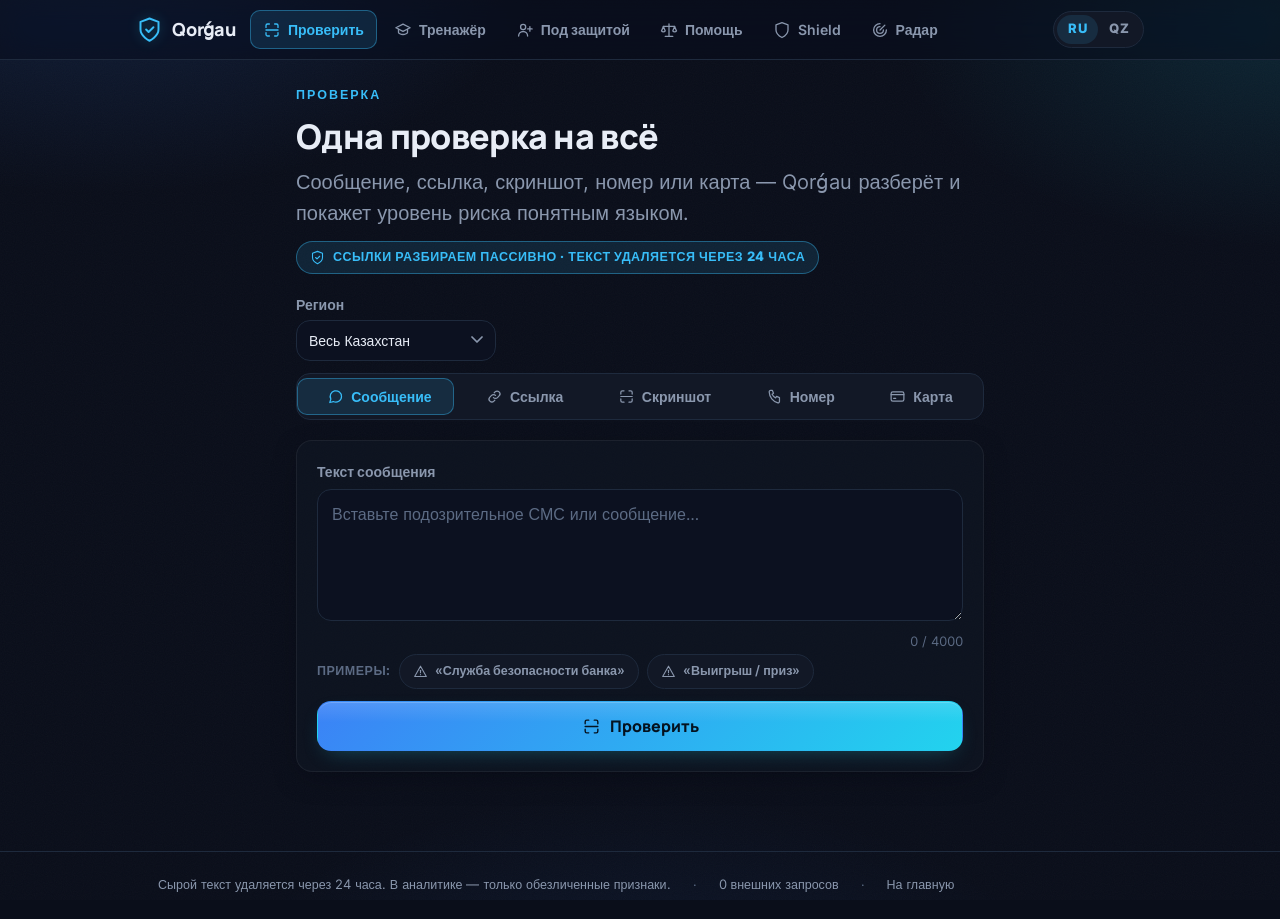
<file: web/check.html>
<!doctype html>
<html lang="ru">
<head>
<meta charset="utf-8"/>
<meta name="viewport" content="width=device-width, initial-scale=1, viewport-fit=cover"/>
<meta name="theme-color" content="#0A0E1A"/>
<title data-i18n-title="cTitle">Qorǵau — проверка</title>
<meta name="description" content="Qorǵau — единая проверка: сообщение, ссылка, скриншот, номер телефона и карта. Спидометр риска и понятный разбор."/>
<link rel="icon" href="data:image/svg+xml,%3Csvg xmlns='http://www.w3.org/2000/svg' viewBox='0 0 24 24' fill='none' stroke='%2338BDF8' stroke-width='1.75' stroke-linecap='round' stroke-linejoin='round'%3E%3Cpath d='M12 22s8-4 8-10V5.2l-8-3-8 3V12c0 6 8 10 8 10Z'/%3E%3Cpath d='M9 12l2.2 2.2L15.5 10'/%3E%3C/svg%3E"/>
<!-- прогрессивное улучшение: помечаем JS до первой отрисовки (без flash у reveal) -->
<script>document.documentElement.classList.add('has-js');</script>
<link rel="preload" href="assets/fonts/manrope-latin.woff2" as="font" type="font/woff2" crossorigin/>
<link rel="preload" href="assets/fonts/inter-latin.woff2" as="font" type="font/woff2" crossorigin/>
<link rel="stylesheet" href="assets/app.css"/>
<script src="assets/app.js" defer></script>
<style>
  /* ==========================================================================
     Хаб «Проверка» — только на токенах app.css. Своих цветов вне семантики риска
     нет. Neon/glow — исключительно для high. Всё движение уважает reduced-motion.
     ========================================================================== */
  .check-head{padding-top:26px}

  /* строка управления: табы + регион */
  /* Регион — компактной строкой сверху, табы — отдельной строкой во всю ширину
     (чтобы все 5 режимов были видны на любом экране без горизонтального скролла). */
  .check-bar{display:flex;flex-wrap:wrap;gap:12px;align-items:flex-end}
  .check-bar .tabs{flex:1 1 100%;min-width:0;display:flex;width:auto}
  .check-bar .tabs button{flex:1 1 auto;justify-content:center}
  .region-field{order:-1;flex:0 0 auto;min-width:200px}
  .region-field .label{margin-bottom:5px}
  .region-field .select{padding:9px 34px 9px 12px;font-size:var(--fs-5)}

  /* «тело» результата под табами — мягкая смена */
  .panel{display:none}
  .panel.on{display:block;animation:panel-in .34s var(--ease-out) both}
  @keyframes panel-in{from{opacity:0;transform:translateY(10px) scale(.995)}to{opacity:1;transform:none}}

  .ex-row{display:flex;flex-wrap:wrap;gap:8px;margin-top:2px;align-items:center}
  .ex-lead{font-size:var(--fs-6);color:var(--muted-2);font-weight:700;letter-spacing:.04em;text-transform:uppercase}
  .field-foot{display:flex;justify-content:flex-end;margin-top:6px}

  /* демо-чипы контраста (подделка ↔ оригинал) */
  .chip.demo-bad{color:#FFB3BC;border-color:rgba(255,77,94,.32);background:var(--risk-high-soft)}
  .chip.demo-bad .ic{color:var(--risk-high)}
  .chip.demo-bad:hover{border-color:rgba(255,77,94,.6);color:#FFD3D8}
  .chip.demo-ok{color:#A6EBCB;border-color:rgba(34,201,138,.32);background:var(--risk-low-soft)}
  .chip.demo-ok .ic{color:var(--risk-low)}
  .chip.demo-ok:hover{border-color:rgba(34,201,138,.6);color:#CFF4E4}

  /* трекер демо-контраста: 100 против 0 */
  .contrast{margin-top:14px;border:1px dashed var(--hairline);border-radius:var(--r-md);
    padding:13px 15px;background:var(--bg-2)}
  .contrast .ct-h{display:flex;align-items:center;gap:8px;font-size:var(--fs-6);font-weight:800;
    letter-spacing:.1em;text-transform:uppercase;color:var(--muted)}
  .contrast .ct-h .ic{width:15px;height:15px;color:var(--accent)}
  .contrast .ct-row{display:flex;align-items:center;gap:10px;margin-top:10px}
  .contrast .ct-name{flex:0 0 auto;font-family:var(--mono);font-size:var(--fs-6);color:var(--muted);width:118px;
    overflow:hidden;text-overflow:ellipsis;white-space:nowrap}
  .contrast .ct-track{flex:1 1 auto;height:8px;border-radius:var(--r-pill);background:var(--surface-2);overflow:hidden}
  .contrast .ct-fill{height:100%;width:0;border-radius:inherit;background:var(--muted-2);
    transition:width .9s var(--ease),background-color .4s var(--ease)}
  .contrast .ct-row.bad .ct-fill{background:var(--risk-high)}
  .contrast .ct-row.ok .ct-fill{background:var(--risk-low)}
  .contrast .ct-val{flex:0 0 auto;width:44px;text-align:right;font-weight:800;font-size:var(--fs-5);
    font-variant-numeric:tabular-nums;color:var(--muted-2)}
  .contrast .ct-row.bad .ct-val{color:var(--risk-high)}
  .contrast .ct-row.ok .ct-val{color:var(--risk-low)}
  .contrast .ct-note{font-size:var(--fs-6);color:var(--muted-2);margin-top:9px;line-height:1.5}

  /* ---------------- Drag&drop скриншота ---------------- */
  .drop{position:relative;border:1.5px dashed var(--hairline);border-radius:var(--r-md);background:var(--bg-2);
    padding:28px 18px;text-align:center;cursor:pointer;overflow:hidden;
    transition:border-color .18s var(--ease),background-color .18s var(--ease),transform .18s var(--ease)}
  .drop:hover{border-color:var(--accent-line);background:var(--surface-2)}
  .drop.hot{border-color:var(--accent);background:var(--accent-soft);transform:scale(1.005)}
  .drop .drop-ic{width:40px;height:40px;margin:0 auto 10px;border-radius:var(--r-md);display:grid;place-items:center;
    background:var(--accent-soft);border:1px solid var(--accent-line);color:var(--accent)}
  .drop .drop-ic .ic{width:22px;height:22px}
  .drop .drop-t{font-family:var(--font-display);font-weight:800;font-size:var(--fs-4);letter-spacing:-.01em}
  .drop .drop-s{color:var(--muted);font-size:var(--fs-6);margin-top:5px}
  .drop kbd{font-family:var(--mono);font-size:.92em;border:1px solid var(--hairline);border-radius:6px;
    padding:1px 5px;background:var(--surface);color:var(--muted)}
  .img-preview{margin-top:4px;position:relative;display:none}
  .img-preview.on{display:block;animation:qg-reveal .35s var(--ease)}
  .img-preview img{width:100%;border-radius:var(--r-md);border:1px solid var(--hairline);
    max-height:320px;object-fit:contain;background:var(--bg)}
  .img-preview .img-x{position:absolute;top:8px;right:8px;width:32px;height:32px;border-radius:50%;
    display:grid;place-items:center;background:rgba(10,14,26,.82);border:1px solid var(--hairline);
    color:var(--txt);cursor:pointer;transition:border-color .18s,transform .16s var(--ease)}
  .img-preview .img-x:hover{border-color:var(--accent-line);transform:scale(1.06)}
  .img-preview .img-x .ic{width:16px;height:16px}

  /* ---------------- Общие блоки результата ---------------- */
  .block-h{font-size:var(--fs-6);font-weight:800;letter-spacing:.1em;text-transform:uppercase;
    color:var(--muted);display:flex;align-items:center;gap:8px}
  .block-h .ic{width:15px;height:15px;color:var(--accent)}

  .extracted{margin-top:16px;padding:15px 17px;background:var(--bg-2);border:1px solid var(--hairline);
    border-radius:var(--r-md)}
  .extracted p{white-space:pre-wrap;font-size:var(--fs-5);line-height:1.6;color:var(--txt);margin-top:9px}

  /* «поддельный интерфейс» — заметно, high-семантика */
  .spoof{margin-top:16px;display:flex;align-items:flex-start;gap:12px;padding:15px 17px;border-radius:var(--r-md);
    background:var(--risk-high-soft);border:1px solid rgba(255,77,94,.45);
    box-shadow:0 0 0 1px rgba(255,77,94,.18),0 0 26px -6px var(--risk-high-glow);
    animation:spoof-pulse 2s var(--ease) infinite}
  @keyframes spoof-pulse{0%,100%{box-shadow:0 0 0 1px rgba(255,77,94,.18),0 0 20px -8px var(--risk-high-glow)}
    50%{box-shadow:0 0 0 1px rgba(255,77,94,.42),0 0 34px -2px var(--risk-high-glow)}}
  .spoof .sp-ic{width:38px;height:38px;flex:none;border-radius:var(--r-sm);display:grid;place-items:center;
    background:rgba(255,77,94,.16);border:1px solid rgba(255,77,94,.4);color:var(--risk-high)}
  .spoof .sp-ic .ic{width:20px;height:20px}
  .spoof .sp-t{font-family:var(--font-display);font-weight:800;color:var(--risk-high);font-size:var(--fs-4)}
  .spoof .sp-s{color:#FFB3BC;font-size:var(--fs-5);line-height:1.5;margin-top:3px}

  /* ---------------- Панель «вскрытия» ссылки ---------------- */
  .xray{margin-top:16px;overflow:hidden}
  .xray .xr-head{display:flex;align-items:center;gap:10px;flex-wrap:wrap;
    padding:15px 18px;border-bottom:1px solid var(--hairline);background:var(--bg-2)}
  .xray .xr-head .block-h{flex:1 1 auto}
  .xr-row{display:flex;align-items:center;gap:12px;padding:13px 18px;border-bottom:1px solid var(--hairline)}
  .xr-row:last-child{border-bottom:0}
  .xr-ic{width:32px;height:32px;flex:none;border-radius:9px;display:grid;place-items:center;
    background:var(--surface-2);border:1px solid var(--hairline);color:var(--muted)}
  .xr-ic .ic{width:17px;height:17px}
  .xr-l{flex:1 1 auto;min-width:0}
  .xr-lab{font-size:var(--fs-5);color:var(--muted)}
  .xr-val{font-weight:700;font-size:var(--fs-5);margin-top:1px;word-break:break-word}
  .xr-tag{flex:0 0 auto;font-size:var(--fs-6);font-weight:800;letter-spacing:.06em;text-transform:uppercase;
    padding:5px 11px;border-radius:var(--r-pill);border:1px solid var(--hairline);color:var(--muted);
    background:var(--surface)}
  .xr-row.ok .xr-ic{color:var(--risk-low);border-color:rgba(34,201,138,.34);background:var(--risk-low-soft)}
  .xr-row.ok .xr-tag{color:var(--risk-low);border-color:rgba(34,201,138,.34);background:var(--risk-low-soft)}
  .xr-row.warn .xr-ic{color:var(--risk-med);border-color:rgba(255,176,32,.34);background:var(--risk-med-soft)}
  .xr-row.warn .xr-tag{color:var(--risk-med);border-color:rgba(255,176,32,.34);background:var(--risk-med-soft)}
  .xr-row.bad .xr-ic{color:var(--risk-high);border-color:rgba(255,77,94,.4);background:var(--risk-high-soft)}
  .xr-row.bad .xr-tag{color:var(--risk-high);border-color:rgba(255,77,94,.4);background:var(--risk-high-soft)}
  .xr-row.bad{background:linear-gradient(90deg,rgba(255,77,94,.06),transparent 62%)}

  /* ---------------- Результат номера/карты ---------------- */
  .lookup{display:block;margin-top:16px;animation:qg-reveal .45s var(--ease)}
  .lookup .lk-top{display:flex;align-items:center;gap:16px;flex-wrap:wrap;justify-content:space-between}
  .lookup .lk-top .badge{flex:none}
  .lookup .lk-masked{font-family:var(--mono);font-size:var(--fs-5);color:var(--muted);margin-top:10px}
  .lookup .lk-verdict{color:var(--txt);font-size:var(--fs-4);line-height:1.6;margin-top:14px}

  /* счётчик жалоб + анимированный бар */
  .reports{flex:1 1 240px;min-width:190px}
  .reports .rp-num{font-family:var(--font-display);font-size:clamp(40px,11vw,58px);font-weight:800;line-height:1;
    letter-spacing:-.04em;font-variant-numeric:tabular-nums;color:var(--muted)}
  .reports[data-level="low"] .rp-num{color:var(--risk-low)}
  .reports[data-level="medium"] .rp-num{color:var(--risk-med)}
  .reports[data-level="high"] .rp-num{color:var(--risk-high);text-shadow:0 0 24px var(--risk-high-glow)}
  .reports .rp-lab{color:var(--muted);font-size:var(--fs-5);margin-top:4px;max-width:24ch}
  .reports .rp-track{margin-top:14px;height:10px;border-radius:var(--r-pill);background:var(--surface-2);
    overflow:hidden;position:relative}
  .reports .rp-fill{height:100%;width:0;border-radius:inherit;background:var(--risk-low);
    transition:width 1s var(--ease),background-color .5s var(--ease)}
  .reports[data-level="medium"] .rp-fill{background:var(--risk-med)}
  .reports[data-level="high"] .rp-fill{background:var(--risk-high);
    box-shadow:0 0 14px 0 var(--risk-high-glow)}
  .reports .rp-scale{display:flex;justify-content:space-between;font-size:var(--fs-6);color:var(--muted-2);
    margin-top:6px;font-variant-numeric:tabular-nums}

  /* ---------------- Карта: 3D-переворот ---------------- */
  .cc-wrap{perspective:1200px;margin-top:4px}
  .cc{position:relative;width:100%;max-width:352px;margin:0 auto;aspect-ratio:1.586/1;min-height:186px;
    transform-style:preserve-3d;transition:transform .85s var(--ease-out);will-change:transform}
  .cc.flipped{transform:rotateY(180deg)}
  .cc-face{position:absolute;inset:0;border-radius:var(--r-lg);border:1px solid var(--hairline);
    padding:16px 18px;display:flex;flex-direction:column;justify-content:space-between;overflow:hidden;
    backface-visibility:hidden;-webkit-backface-visibility:hidden;
    background:linear-gradient(140deg,var(--surface-2),var(--bg-2) 62%,var(--bg));
    box-shadow:var(--shadow)}
  .cc-face::after{content:"";position:absolute;inset:0;pointer-events:none;
    background:radial-gradient(70% 90% at 8% 0%,var(--accent-soft),transparent 62%)}
  .cc-face.back{transform:rotateY(180deg)}
  .cc-top{display:flex;align-items:flex-start;justify-content:space-between;gap:10px;position:relative}
  .cc-chip{width:38px;height:28px;border-radius:6px;background:linear-gradient(140deg,#C9A227,#8C6D14);
    border:1px solid rgba(255,255,255,.22);position:relative;opacity:.9}
  .cc-chip::before,.cc-chip::after{content:"";position:absolute;left:5px;right:5px;height:1px;
    background:rgba(0,0,0,.35)}
  .cc-chip::before{top:9px} .cc-chip::after{top:18px}
  .cc-brand{font-family:var(--font-display);font-weight:800;letter-spacing:.08em;font-size:var(--fs-5);
    color:var(--txt);opacity:.92;text-transform:uppercase}
  .cc-num{font-family:var(--mono);font-size:clamp(16px,4.6vw,20px);letter-spacing:.08em;color:var(--txt);
    position:relative}
  .cc-bot{display:flex;align-items:flex-end;justify-content:space-between;gap:10px;position:relative}
  .cc-cap{font-size:var(--fs-6);color:var(--muted-2);letter-spacing:.1em;text-transform:uppercase;font-weight:700}
  .cc-bank{font-weight:700;font-size:var(--fs-5);margin-top:2px;max-width:20ch}
  .cc-stripe{position:absolute;left:0;right:0;top:22px;height:38px;background:#05070D;opacity:.92}
  .cc-face.back{justify-content:flex-end;padding-top:76px}
  .cc-sign{position:relative;background:rgba(232,237,246,.9);border-radius:5px;height:26px;display:flex;
    align-items:center;padding:0 9px;font-family:var(--mono);font-size:var(--fs-6);color:#0A0E1A;
    letter-spacing:.12em}
  .cc-back-rows{position:relative;margin-top:10px;display:flex;flex-wrap:wrap;gap:7px}
  .cc-pill{display:inline-flex;align-items:center;gap:6px;font-size:var(--fs-6);font-weight:700;
    padding:5px 10px;border-radius:var(--r-pill);border:1px solid var(--hairline);background:var(--surface);
    color:var(--muted)}
  .cc-pill .ic{width:14px;height:14px}
  .cc-pill.ok{color:var(--risk-low);border-color:rgba(34,201,138,.36);background:var(--risk-low-soft)}
  .cc-pill.bad{color:var(--risk-high);border-color:rgba(255,77,94,.4);background:var(--risk-high-soft)}
  .cc-actions{display:flex;justify-content:center;margin-top:12px}
  .cc-flip{display:inline-flex;align-items:center;gap:7px;background:transparent;border:1px solid var(--hairline);
    color:var(--muted);border-radius:var(--r-pill);padding:6px 13px;font-size:var(--fs-6);font-weight:600;
    cursor:pointer;transition:color .18s,border-color .18s}
  .cc-flip:hover{color:var(--accent);border-color:var(--accent-line)}
  .cc-flip .ic{width:15px;height:15px}

  /* ---------------- Мелочи ---------------- */
  .warn-banner{display:flex;align-items:flex-start;gap:10px;padding:12px 14px;
    background:var(--risk-med-soft);border:1px solid rgba(255,176,32,.4);border-radius:var(--r-md);
    font-size:var(--fs-5);line-height:1.5;color:var(--txt)}
  .warn-banner .ic{width:19px;height:19px;flex:none;color:var(--risk-med);margin-top:1px}
  .badge.demo{text-transform:none;letter-spacing:0;font-weight:600;color:var(--muted);
    background:var(--surface);border-color:var(--hairline)}
  .badge.demo .ic{color:var(--muted-2)}
  .result-scroll{scroll-margin-top:78px}

  /* скан-панель вместо спиннера */
  .scanpanel{display:flex;align-items:center;gap:13px}
  .scanpanel .sc-ic{width:38px;height:38px;flex:none;border-radius:var(--r-sm);display:grid;place-items:center;
    background:var(--accent-soft);border:1px solid var(--accent-line);color:var(--accent)}
  .scanpanel .sc-ic .ic{width:20px;height:20px}
  .scanpanel .sc-t{font-weight:700;font-size:var(--fs-5)}
  .scanpanel .sc-body{flex:1 1 auto;min-width:0}
  .scanpanel .qg-scan{margin-top:9px}

  /* .v-actions используется и вне .verdict (номер/карта) — повторяем оформление */
  .lookup .v-actions{margin-top:18px;padding:16px 18px;background:var(--bg-2);
    border:1px solid var(--hairline);border-radius:var(--r-md)}
  .lookup .v-actions .v-h{font-size:var(--fs-6);font-weight:800;letter-spacing:.1em;
    text-transform:uppercase;color:var(--muted);margin-bottom:10px}
  .lookup .v-actions ul{margin:0;padding:0;list-style:none}
  .lookup .v-actions li{display:flex;gap:10px;font-size:var(--fs-5);line-height:1.5;margin:9px 0;color:var(--txt)}
  .lookup .v-actions li .ic{width:18px;height:18px;flex:none;color:var(--accent);margin-top:1px}

  @media(max-width:520px){
    .region-field{flex:1 1 100%}
    .check-bar .tabs button{flex:0 0 auto;padding:8px 11px}
    .xr-row{padding:12px 14px;gap:10px}
    .contrast .ct-name{width:96px}
  }
  @media(prefers-reduced-motion:reduce){
    .cc{transition:none}
    .spoof{animation:none}
    .panel.on{animation:none}
  }
</style>
</head>
<body>

<div id="nav"></div>

<main>
  <section class="container">
    <div class="stack lg check-head">

      <div class="stack">
        <div class="eyebrow accent" data-i18n="cEyebrow">Проверка</div>
        <h1 data-i18n="cTitleH">Одна проверка на всё</h1>
        <p class="lead" data-i18n="cLead">Сообщение, ссылка, скриншот, номер или карта — Qorǵau разберёт и покажет уровень риска понятным языком.</p>
        <div class="row">
          <span class="badge accent"><span data-icon="shield-check"></span><span data-i18n="cTrust">Ссылки разбираем пассивно · текст удаляется через 24 часа</span></span>
        </div>
      </div>

      <!-- Табы (скользящий индикатор) + регион (общий, сохраняется) -->
      <div class="check-bar">
        <div class="tabs" id="tabs" data-ink role="tablist">
          <button type="button" role="tab" aria-selected="true" data-mode="message" class="on"><span data-icon="message"></span><span data-i18n="cTabMsg">Сообщение</span></button>
          <button type="button" role="tab" data-mode="link"><span data-icon="link"></span><span data-i18n="cTabLink">Ссылка</span></button>
          <button type="button" role="tab" data-mode="image"><span data-icon="scan"></span><span data-i18n="cTabImg">Скриншот</span></button>
          <button type="button" role="tab" data-mode="phone"><span data-icon="phone"></span><span data-i18n="cTabPhone">Номер</span></button>
          <button type="button" role="tab" data-mode="card"><span data-icon="card"></span><span data-i18n="cTabCard">Карта</span></button>
        </div>
        <label class="field region-field">
          <span class="label" data-i18n="cRegionLabel">Регион</span>
          <span class="control">
            <select class="select" id="region">
              <option value="" data-i18n="cRegionAny">Весь Казахстан</option>
              <option value="Almaty">Алматы</option>
              <option value="Astana">Астана</option>
              <option value="Shymkent">Шымкент</option>
              <option value="Karagandy">Караганда</option>
              <option value="Aktobe">Актобе</option>
              <option value="Atyrau">Атырау</option>
              <option value="Aktau">Актау</option>
              <option value="Pavlodar">Павлодар</option>
              <option value="Oral">Уральск</option>
            </select>
          </span>
        </label>
      </div>

      <!-- ================= Панель: Сообщение ================= -->
      <div class="panel on" data-panel="message">
        <div class="card glass pad stack">
          <label class="field">
            <span class="label" data-i18n="cMsgLabel">Текст сообщения</span>
            <span class="control">
              <textarea class="textarea" id="msgText" maxlength="4000" data-i18n-ph="cMsgPh" placeholder="Вставьте подозрительное СМС или сообщение…"></textarea>
            </span>
            <span class="field-foot"><span class="counter" id="msgCounter">0 / 4000</span></span>
          </label>
          <div class="ex-row">
            <span class="ex-lead" data-i18n="cExamples">Примеры:</span>
            <button type="button" class="chip" data-ex-msg="1"><span data-icon="alert"></span><span data-i18n="cMsgEx1">«Служба безопасности банка»</span></button>
            <button type="button" class="chip" data-ex-msg="2"><span data-icon="alert"></span><span data-i18n="cMsgEx2">«Выигрыш / приз»</span></button>
          </div>
          <button type="button" class="btn block" id="msgBtn">
            <span data-icon="scan"></span><span data-i18n="cAnalyze">Проверить</span>
          </button>
        </div>
      </div>

      <!-- ================= Панель: Ссылка ================= -->
      <div class="panel" data-panel="link">
        <div class="card glass pad stack">
          <label class="field">
            <span class="label" data-i18n="cLinkLabel">Ссылка (URL)</span>
            <span class="control">
              <input class="input" id="linkUrl" type="url" inputmode="url" autocomplete="off" spellcheck="false"
                data-i18n-ph="cLinkPh" placeholder="https://…"/>
            </span>
            <span class="hint" data-i18n="cLinkHint">Мы разбираем ссылку пассивно — не переходя на неё.</span>
          </label>
          <div class="ex-row">
            <span class="ex-lead" data-i18n="cDemoPair">Демо-контраст:</span>
            <button type="button" class="chip demo-bad" data-ex-link="http://kaspi-bonus.xyz/win"><span data-icon="alert"></span><span>kaspi-bonus.xyz</span></button>
            <button type="button" class="chip demo-ok" data-ex-link="https://kaspi.kz"><span data-icon="shield-check"></span><span>kaspi.kz</span></button>
          </div>
          <div class="contrast" id="contrast">
            <div class="ct-h"><span data-icon="scales"></span><span data-i18n="cContrastH">Подделка против оригинала</span></div>
            <div class="ct-row" id="ctBad">
              <span class="ct-name">kaspi-bonus.xyz</span>
              <span class="ct-track"><span class="ct-fill"></span></span>
              <span class="ct-val">—</span>
            </div>
            <div class="ct-row" id="ctOk">
              <span class="ct-name">kaspi.kz</span>
              <span class="ct-track"><span class="ct-fill"></span></span>
              <span class="ct-val">—</span>
            </div>
            <div class="ct-note" data-i18n="cContrastNote">Проверьте оба примера: один и тот же движок даёт 100 для двойника и 0 для официального домена.</div>
          </div>
          <button type="button" class="btn block" id="linkBtn">
            <span data-icon="link"></span><span data-i18n="cAnalyze">Проверить</span>
          </button>
        </div>
      </div>

      <!-- ================= Панель: Скриншот ================= -->
      <div class="panel" data-panel="image">
        <div class="card glass pad stack">
          <div class="drop" id="drop" tabindex="0" role="button" aria-label="Загрузить скриншот">
            <span class="drop-ic"><span data-icon="scan"></span></span>
            <div class="drop-t" data-i18n="cImgDropT">Перетащите скриншот сюда</div>
            <div class="drop-s"><span data-i18n="cImgDropS">или нажмите, чтобы выбрать · можно вставить из буфера</span> <kbd>Ctrl</kbd>+<kbd>V</kbd></div>
            <input type="file" id="imgFile" accept="image/*" hidden/>
          </div>
          <div class="img-preview" id="imgPreview">
            <button type="button" class="img-x" id="imgClear" aria-label="Убрать"><span data-icon="x"></span></button>
            <img id="imgTag" alt="Превью скриншота"/>
          </div>
          <span class="hint" data-i18n="cImgHint">PNG или JPG, до 5 МБ. Текст со скриншота распознаётся ИИ.</span>
          <button type="button" class="btn block" id="imgBtn">
            <span data-icon="scan"></span><span data-i18n="cAnalyze">Проверить</span>
          </button>
        </div>
      </div>

      <!-- ================= Панель: Номер ================= -->
      <div class="panel" data-panel="phone">
        <div class="card glass pad stack">
          <label class="field">
            <span class="label" data-i18n="cPhoneLabel">Номер телефона</span>
            <span class="control">
              <input class="input" id="phoneInput" type="tel" inputmode="tel" autocomplete="off"
                data-i18n-ph="cPhonePh" placeholder="+7 701 234 56 78"/>
            </span>
            <span class="hint" data-i18n="cPhoneHint">Проверяем по базе обезличенных жалоб — сколько раз номер уже встречался.</span>
          </label>
          <button type="button" class="btn block" id="phoneBtn">
            <span data-icon="phone"></span><span data-i18n="cCheckBase">Пробить по базе</span>
          </button>
        </div>
      </div>

      <!-- ================= Панель: Карта ================= -->
      <div class="panel" data-panel="card">
        <div class="card glass pad stack">
          <label class="field">
            <span class="label" data-i18n="cCardLabel">Номер карты</span>
            <span class="control">
              <input class="input mono" id="cardInput" type="text" inputmode="numeric" autocomplete="off" maxlength="23"
                data-i18n-ph="cCardPh" placeholder="4400 4302 1234 5678"/>
            </span>
          </label>
          <div class="warn-banner">
            <span data-icon="alert"></span>
            <span data-i18n="cCardWarn">Никому не сообщайте полный номер карты, срок и CVV. Мы проверяем только банк-эмитент и контрольную сумму — сам номер не сохраняется.</span>
          </div>
          <button type="button" class="btn block" id="cardBtn">
            <span data-icon="card"></span><span data-i18n="cCheckCard">Проверить карту</span>
          </button>
        </div>
      </div>

      <!-- Общий результат -->
      <div id="skeleton" class="card pad qg-scanbox hidden"></div>
      <div id="result" class="result-scroll"></div>

    </div>
  </section>
</main>

<footer class="qg-footer">
  <div class="qg-footer-in">
    <span data-icon="shield-check"></span>
    <span data-i18n="cFoot">Сырой текст удаляется через 24 часа. В аналитике — только обезличенные признаки.</span>
    <span class="sep">·</span>
    <span data-i18n="cNoExternal">0 внешних запросов</span>
    <span class="sep">·</span>
    <a href="index.html" data-i18n="cFootHome">На главную</a>
  </div>
</footer>

<script defer>
addEventListener('DOMContentLoaded', function () {
  var Q = window.Qorgau, el = Q.el, i18n = Q.i18n;

  /* ------------------------------ словарь ------------------------------ */
  i18n.extend({
    ru: {
      cTitle: 'Qorǵau — проверка',
      cEyebrow: 'Проверка', cTitleH: 'Одна проверка на всё',
      cLead: 'Сообщение, ссылка, скриншот, номер или карта — Qorǵau разберёт и покажет уровень риска понятным языком.',
      cTrust: 'Ссылки разбираем пассивно · текст удаляется через 24 часа',
      cRegionLabel: 'Регион', cRegionAny: 'Весь Казахстан',
      cTabMsg: 'Сообщение', cTabLink: 'Ссылка', cTabImg: 'Скриншот', cTabPhone: 'Номер', cTabCard: 'Карта',
      cAnalyze: 'Проверить', cCheckBase: 'Пробить по базе', cCheckCard: 'Проверить карту',
      cExamples: 'Примеры:',
      cMsgLabel: 'Текст сообщения', cMsgPh: 'Вставьте подозрительное СМС или сообщение…',
      cMsgEx1: '«Служба безопасности банка»', cMsgEx2: '«Выигрыш / приз»',
      cLinkLabel: 'Ссылка (URL)', cLinkPh: 'https://…',
      cLinkHint: 'Мы разбираем ссылку пассивно — не переходя на неё.',
      cImgDropT: 'Перетащите скриншот сюда',
      cImgDropS: 'или нажмите, чтобы выбрать · можно вставить из буфера',
      cImgHint: 'PNG или JPG, до 5 МБ. Текст со скриншота распознаётся ИИ.',
      cPhoneLabel: 'Номер телефона', cPhonePh: '+7 701 234 56 78',
      cPhoneHint: 'Проверяем по базе обезличенных жалоб — сколько раз номер уже встречался.',
      cCardLabel: 'Номер карты', cCardPh: '4400 4302 1234 5678',
      cCardWarn: 'Никому не сообщайте полный номер карты, срок и CVV. Мы проверяем только банк-эмитент и контрольную сумму — сам номер не сохраняется.',
      cFoot: 'Сырой текст удаляется через 24 часа. В аналитике — только обезличенные признаки.',
      cNoExternal: '0 внешних запросов',
      cFootHome: 'На главную',
      cEmptyText: 'Вставьте текст сообщения для проверки.',
      cEmptyUrl: 'Введите ссылку для проверки.',
      cEmptyImg: 'Сначала добавьте скриншот.',
      cEmptyPhone: 'Введите номер телефона.',
      cEmptyCard: 'Введите номер карты.',
      cImgBig: 'Файл больше 5 МБ — выберите изображение поменьше.',
      cImgBad: 'Это не похоже на изображение.',
      /* скан-состояния */
      cScanMsg: 'Разбираем сообщение…', cScanLink: 'Пассивно вскрываем домен…',
      cScanImg: 'Распознаём текст и интерфейс…', cScanPhone: 'Ищем номер в базе жалоб…',
      cScanCard: 'Считаем Luhn и определяем банк…',
      /* вскрытие ссылки */
      cXrayH: 'Вскрытие домена',
      cDomain: 'Домен', cDomainAge: 'Возраст домена', cSsl: 'HTTPS-сертификат',
      cBrandSim: 'Похож на бренд', cBrandGenuine: 'официальный домен', cBlock: 'Блок-лист Shield', cRegistrar: 'Регистратор',
      cAgeUnknown: 'неизвестен', cDays: 'дн.',
      cSslNone: 'нет', cSslSelf: 'самоподписанный', cSslOk: 'действующий', cSslBad: 'недействителен',
      cInBlock: 'уже заблокирован', cNotBlock: 'не найден', cNoSim: 'нет совпадений',
      cDist: 'расстояние',
      cVOk: 'чисто', cVWarn: 'внимание', cVBad: 'опасно', cVNeutral: 'факт',
      cDemoPair: 'Демо-контраст:',
      cContrastH: 'Подделка против оригинала',
      cContrastNote: 'Проверьте оба примера: один и тот же движок даёт 100 для двойника и 0 для официального домена.',
      cExtractedH: 'Распознанный текст',
      cSpoofT: 'Поддельный интерфейс',
      cSpoofS: 'На скриншоте — имитация экрана банка или госуслуг. Настоящее приложение так не выглядит: не вводите данные и закройте страницу.',
      cPhoneReports: 'упоминаний в жалобах', cPhoneNone: 'В базе жалоб не встречался.',
      cPhoneSchemes: 'Схемы, по которым проходил номер',
      cCardLuhnOk: 'Контрольная сумма верна', cCardLuhnBad: 'Не проходит проверку (Luhn)',
      cCardBank: 'Банк-эмитент', cCardBrand: 'Платёжная система', cCardUnknown: 'неизвестен',
      cCardHolder: 'Проверка Qorǵau', cCardFlip: 'Перевернуть карту',
      cDemoData: 'демо-данные',
      cDemoDataHint: 'BIN нет в локальной таблице — показываем то, что определяется по номеру.',
      cLevelLow: 'Низкий риск', cLevelMed: 'Средний риск', cLevelHigh: 'Высокий риск'
    },
    kz: {
      cTitle: 'Qorǵau — тексеру',
      cEyebrow: 'Тексеру', cTitleH: 'Бәрін бір жерде тексеріңіз',
      cLead: 'Хабарлама, сілтеме, скриншот, нөмір немесе карта — Qorǵau талдап, қауіп деңгейін түсінікті тілмен көрсетеді.',
      cTrust: 'Сілтемелерді пассивті талдаймыз · мәтін 24 сағаттан кейін жойылады',
      cRegionLabel: 'Аймақ', cRegionAny: 'Бүкіл Қазақстан',
      cTabMsg: 'Хабарлама', cTabLink: 'Сілтеме', cTabImg: 'Скриншот', cTabPhone: 'Нөмір', cTabCard: 'Карта',
      cAnalyze: 'Тексеру', cCheckBase: 'Базадан тексеру', cCheckCard: 'Картаны тексеру',
      cExamples: 'Мысалдар:',
      cMsgLabel: 'Хабарлама мәтіні', cMsgPh: 'Күдікті СМС немесе хабарламаны қойыңыз…',
      cMsgEx1: '«Банк қауіпсіздік қызметі»', cMsgEx2: '«Ұтыс / сыйлық»',
      cLinkLabel: 'Сілтеме (URL)', cLinkPh: 'https://…',
      cLinkHint: 'Сілтемені оған кірмей, пассивті түрде талдаймыз.',
      cImgDropT: 'Скриншотты осында сүйреңіз',
      cImgDropS: 'немесе таңдау үшін басыңыз · буферден қоюға болады',
      cImgHint: 'PNG немесе JPG, 5 МБ-қа дейін. Скриншот мәтінін ЖИ таниды.',
      cPhoneLabel: 'Телефон нөмірі', cPhonePh: '+7 701 234 56 78',
      cPhoneHint: 'Иесіздендірілген шағымдар базасынан тексереміз — нөмір қанша рет кездескен.',
      cCardLabel: 'Карта нөмірі', cCardPh: '4400 4302 1234 5678',
      cCardWarn: 'Картаның толық нөмірін, мерзімін және CVV-ды ешкімге айтпаңыз. Біз тек банк-эмитент пен бақылау санын тексереміз — нөмірдің өзі сақталмайды.',
      cFoot: 'Бастапқы мәтін 24 сағаттан кейін жойылады. Аналитикада — тек иесіздендірілген белгілер.',
      cNoExternal: '0 сыртқы сұраныс',
      cFootHome: 'Басты бетке',
      cEmptyText: 'Тексеру үшін хабарлама мәтінін қойыңыз.',
      cEmptyUrl: 'Тексеру үшін сілтеме енгізіңіз.',
      cEmptyImg: 'Алдымен скриншот қосыңыз.',
      cEmptyPhone: 'Телефон нөмірін енгізіңіз.',
      cEmptyCard: 'Карта нөмірін енгізіңіз.',
      cImgBig: 'Файл 5 МБ-тан үлкен — кішірек сурет таңдаңыз.',
      cImgBad: 'Бұл суретке ұқсамайды.',
      cScanMsg: 'Хабарламаны талдап жатырмыз…', cScanLink: 'Доменді пассивті ашып жатырмыз…',
      cScanImg: 'Мәтін мен интерфейсті танып жатырмыз…', cScanPhone: 'Нөмірді шағым базасынан іздеудеміз…',
      cScanCard: 'Luhn есептеп, банкті анықтаудамыз…',
      cXrayH: 'Доменді ашу',
      cDomain: 'Домен', cDomainAge: 'Домен жасы', cSsl: 'HTTPS-сертификат',
      cBrandSim: 'Брендке ұқсас', cBrandGenuine: 'ресми домен', cBlock: 'Shield блок-тізімі', cRegistrar: 'Тіркеуші',
      cAgeUnknown: 'белгісіз', cDays: 'күн',
      cSslNone: 'жоқ', cSslSelf: 'өзі қол қойған', cSslOk: 'жарамды', cSslBad: 'жарамсыз',
      cInBlock: 'бұғатталған', cNotBlock: 'табылмады', cNoSim: 'сәйкестік жоқ',
      cDist: 'қашықтық',
      cVOk: 'таза', cVWarn: 'назар', cVBad: 'қауіпті', cVNeutral: 'дерек',
      cDemoPair: 'Демо-салыстыру:',
      cContrastH: 'Жалғаны мен түпнұсқасы',
      cContrastNote: 'Екі мысалды да тексеріңіз: бір қозғалтқыш жалғанға 100, ресми доменге 0 береді.',
      cExtractedH: 'Танылған мәтін',
      cSpoofT: 'Жалған интерфейс',
      cSpoofS: 'Скриншотта — банк немесе мемқызмет экранының имитациясы. Нағыз қосымша олай көрінбейді: дерек енгізбей, бетті жабыңыз.',
      cPhoneReports: 'шағымда кездескен', cPhoneNone: 'Шағым базасында кездеспеген.',
      cPhoneSchemes: 'Нөмір өткен схемалар',
      cCardLuhnOk: 'Бақылау саны дұрыс', cCardLuhnBad: 'Тексеруден өтпейді (Luhn)',
      cCardBank: 'Банк-эмитент', cCardBrand: 'Төлем жүйесі', cCardUnknown: 'белгісіз',
      cCardHolder: 'Qorǵau тексеруі', cCardFlip: 'Картаны аудару',
      cDemoData: 'демо-дерек',
      cDemoDataHint: 'BIN жергілікті кестеде жоқ — нөмір бойынша анықталғанын көрсетеміз.',
      cLevelLow: 'Төмен қауіп', cLevelMed: 'Орташа қауіп', cLevelHigh: 'Жоғары қауіп'
    }
  });

  Q.mountNav('#nav', 'check');
  i18n.apply();

  /* инлайн-иконки [data-icon] */
  function resolveIcons(root) {
    (root || document).querySelectorAll('[data-icon]').forEach(function (slot) {
      if (slot.__ic) return; slot.__ic = 1;
      slot.appendChild(Q.icon(slot.getAttribute('data-icon')));
    });
  }
  resolveIcons();

  /* ------------------------------ регион ------------------------------- */
  var regionSel = document.getElementById('region');
  try { regionSel.value = localStorage.getItem('qorgau_region') || ''; } catch (_) {}
  if (!regionSel.value) regionSel.value = '';
  regionSel.addEventListener('change', function () {
    try { localStorage.setItem('qorgau_region', regionSel.value); } catch (_) {}
  });
  function region() { return regionSel.value || ''; }

  /* ------------------------------ общий результат ---------------------- */
  var result = document.getElementById('result');
  var skel = document.getElementById('skeleton');
  function clearResult() { result.textContent = ''; }
  /* «сканирование» вместо спиннера (Qorgau.scanLoader) */
  function showScan(labelKey) {
    skel.textContent = '';
    skel.classList.remove('hidden');
    var wrap = el('div', 'scanpanel');
    var ic = el('div', 'sc-ic'); ic.appendChild(Q.icon('scan'));
    var body = el('div', 'sc-body');
    var t = el('div', 'sc-t', i18n.t(labelKey));
    t.setAttribute('data-i18n', labelKey);
    body.appendChild(t);
    Q.scanLoader(body);
    wrap.appendChild(ic); wrap.appendChild(body);
    skel.appendChild(wrap);
    skel.appendChild(Q.skeleton.line(2));
  }
  function hideScan() { skel.classList.add('hidden'); skel.textContent = ''; }
  function busy(btn, on) { if (!btn) return; btn.classList.toggle('busy', on); btn.disabled = on; }
  function scrollToResult() {
    try { result.scrollIntoView({ behavior: 'smooth', block: 'start' }); } catch (_) {}
  }
  function fail(err) {
    hideScan(); clearResult();
    var k = err && err.kind;
    var msg = k === 'rate' ? i18n.t('errRate') : k === 'bad' ? i18n.t('errBad') : i18n.t('errNet');
    if (k === 'rate' && err.wait) msg = i18n.t('errRate') + ' (' + err.wait + 's)';
    Q.toast(msg, 'error');
  }
  var LVL = { low: 'low', medium: 'med', high: 'high' };
  var LVL_KEY = { low: 'cLevelLow', medium: 'cLevelMed', high: 'cLevelHigh' };
  var LVL_IC = { low: 'shield-check', medium: 'alert', high: 'alert' };
  function levelBadge(level) {
    level = LVL[level] ? level : 'low';
    var b = el('span', 'badge ' + LVL[level]);
    b.appendChild(Q.icon(LVL_IC[level]));
    b.appendChild(el('span', null, i18n.t(LVL_KEY[level])));
    return b;
  }

  function post(path, body) {
    return Q.fetchJSON(path, {
      method: 'POST',
      headers: { 'Content-Type': 'application/json' },
      body: JSON.stringify(body)
    });
  }

  /* Каскадное появление строк результата. Не зависит от прокрутки (в отличие от
     Qorgau.reveal): строки результата обязаны показаться сразу. reduced-motion —
     мгновенно, без задержек. */
  function stagger(nodes) {
    if (!nodes || !nodes.length) return;
    if (Q.reduced()) {
      nodes.forEach(function (n) { n.classList.add('is-in'); });
      return;
    }
    void nodes[0].offsetWidth;              // reflow: фиксируем стартовое состояние
    nodes.forEach(function (n, i) {
      n.style.transitionDelay = Math.min(i, 8) * 70 + 'ms';
      n.classList.add('is-in');
    });
  }

  /* ------------------------------ табы --------------------------------- */
  var tabs = document.getElementById('tabs');
  var panels = document.querySelectorAll('.panel');
  tabs.querySelectorAll('button').forEach(function (b) {
    b.addEventListener('click', function () {
      tabs.querySelectorAll('button').forEach(function (x) { x.classList.remove('on'); x.setAttribute('aria-selected', 'false'); });
      b.classList.add('on'); b.setAttribute('aria-selected', 'true');
      var mode = b.getAttribute('data-mode');
      panels.forEach(function (p) { p.classList.toggle('on', p.getAttribute('data-panel') === mode); });
      clearResult(); hideScan();
    });
  });
  Q.tabs(tabs); // идемпотентно: скользящий индикатор

  /* ============================ 1. Сообщение =========================== */
  var msgText = document.getElementById('msgText');
  var msgCounter = document.getElementById('msgCounter');
  var msgBtn = document.getElementById('msgBtn');
  var EX_MSG = {
    '1': 'Здравствуйте! Служба безопасности банка. Зафиксирована попытка списания 250 000 тг с вашей карты. Срочно назовите код из СМС, чтобы отменить операцию.',
    '2': 'Поздравляем! Ваш номер выиграл 1 000 000 тенге в акции. Для получения приза перейдите по ссылке и оплатите комиссию 5 900 тг.'
  };
  function updCounter() {
    var n = msgText.value.length;
    msgCounter.textContent = n + ' / 4000';
    msgCounter.classList.toggle('warn', n > 3600);
  }
  msgText.addEventListener('input', updCounter); updCounter();
  document.querySelectorAll('[data-ex-msg]').forEach(function (c) {
    c.addEventListener('click', function () {
      msgText.value = EX_MSG[c.getAttribute('data-ex-msg')] || ''; updCounter(); msgText.focus();
    });
  });
  async function runMessage() {
    var text = msgText.value.trim();
    if (!text) { Q.toast(i18n.t('cEmptyText'), 'warn'); return; }
    busy(msgBtn, true); clearResult(); showScan('cScanMsg');
    try {
      var d = await post('/analyze', { text: text, channel: 'web', region: region() });
      hideScan(); Q.renderVerdict(result, d); scrollToResult();
    } catch (e) { fail(e); } finally { busy(msgBtn, false); }
  }
  msgBtn.addEventListener('click', runMessage);
  msgText.addEventListener('keydown', function (e) {
    if ((e.ctrlKey || e.metaKey) && e.key === 'Enter') runMessage();
  });

  /* ============================ 2. Ссылка ============================= */
  var linkUrl = document.getElementById('linkUrl');
  var linkBtn = document.getElementById('linkBtn');
  document.querySelectorAll('[data-ex-link]').forEach(function (c) {
    c.addEventListener('click', function () { linkUrl.value = c.getAttribute('data-ex-link'); linkUrl.focus(); });
  });

  /* Панель «вскрытия»: строки-факты с вердиктом, staggered-reveal */
  var TAG = { ok: 'cVOk', warn: 'cVWarn', bad: 'cVBad', neutral: 'cVNeutral' };
  function buildXray(d) {
    var wrap = el('div', 'card xray');
    var head = el('div', 'xr-head');
    var h = el('div', 'block-h');
    h.appendChild(Q.icon('eye'));
    h.appendChild(el('span', null, i18n.t('cXrayH')));
    head.appendChild(h);
    if (d.domain) {
      var chip = el('span', 'chip mono static'); chip.textContent = d.domain;
      head.appendChild(chip);
    }
    wrap.appendChild(head);

    var rows = [];
    function row(icon, label, value, tone) {
      var r = el('div', 'xr-row ' + (tone || 'neutral'));
      r.setAttribute('data-reveal', 'left');
      var ic = el('div', 'xr-ic'); ic.appendChild(Q.icon(icon)); r.appendChild(ic);
      var l = el('div', 'xr-l');
      l.appendChild(el('div', 'xr-lab', label));
      l.appendChild(el('div', 'xr-val', value));
      r.appendChild(l);
      r.appendChild(el('span', 'xr-tag', i18n.t(TAG[tone || 'neutral'])));
      wrap.appendChild(r); rows.push(r);
    }

    // возраст домена
    var age = d.domain_age_days;
    if (age === -1 || age == null) row('eye', i18n.t('cDomainAge'), i18n.t('cAgeUnknown'), 'warn');
    else row('eye', i18n.t('cDomainAge'), age + ' ' + i18n.t('cDays'), age < 30 ? 'bad' : 'ok');

    // ssl
    var ssl = d.ssl || {};
    var sslTxt, sslTone;
    if (!ssl.present) { sslTxt = i18n.t('cSslNone'); sslTone = 'bad'; }
    else if (ssl.self_signed) { sslTxt = i18n.t('cSslSelf'); sslTone = 'bad'; }
    else if (ssl.valid === false) { sslTxt = i18n.t('cSslBad'); sslTone = 'bad'; }
    else { sslTxt = i18n.t('cSslOk'); sslTone = 'ok'; }
    if (ssl.present && ssl.issuer) sslTxt += ' · ' + ssl.issuer;
    row('shield', i18n.t('cSsl'), sslTxt, sslTone);

    // похожесть на бренд
    var sim = (d.brand_similarity || [])[0];
    if (sim && d.impersonated_brand) {
      row('alert', i18n.t('cBrandSim'), sim.brand + ' · ' + i18n.t('cDist') + ' ' + sim.distance,
        sim.distance <= 2 ? 'bad' : 'warn');
    } else if (sim) {
      row('shield-check', i18n.t('cBrandSim'), i18n.t('cBrandGenuine') + ' · ' + sim.brand, 'ok');
    } else {
      row('shield-check', i18n.t('cBrandSim'), i18n.t('cNoSim'), 'ok');
    }

    // блок-лист
    row('shield', i18n.t('cBlock'), d.in_blocklist ? i18n.t('cInBlock') : i18n.t('cNotBlock'),
      d.in_blocklist ? 'bad' : 'ok');

    // регистратор (нейтральный факт, если известен)
    if (d.registrar) row('link', i18n.t('cRegistrar'), d.registrar, 'neutral');

    return { node: wrap, rows: rows };
  }

  /* Трекер демо-контраста: 100 (двойник) против 0 (оригинал) */
  var DEMO = { 'kaspi-bonus.xyz': 'ctBad', 'kaspi.kz': 'ctOk' };
  var DEMO_TONE = { ctBad: 'bad', ctOk: 'ok' };
  function noteContrast(domain, score) {
    var id = DEMO[String(domain || '').toLowerCase()];
    if (!id) return;
    var row = document.getElementById(id);
    row.classList.add(DEMO_TONE[id]);
    row.querySelector('.ct-fill').style.width = Math.max(2, Number(score) || 0) + '%';
    Q.countUp(row.querySelector('.ct-val'), Number(score) || 0, { group: false, duration: 900 });
  }

  async function runLink() {
    var url = linkUrl.value.trim();
    if (!url) { Q.toast(i18n.t('cEmptyUrl'), 'warn'); return; }
    busy(linkBtn, true); clearResult(); showScan('cScanLink');
    try {
      var d = await post('/analyze/link', { url: url, region: region() });
      hideScan();
      var v = el('div'); result.appendChild(v); Q.renderVerdict(v, d);
      var x = buildXray(d);
      result.appendChild(x.node);
      stagger(x.rows);
      noteContrast(d.domain, d.risk_score);
      scrollToResult();
    } catch (e) { fail(e); } finally { busy(linkBtn, false); }
  }
  linkBtn.addEventListener('click', runLink);
  linkUrl.addEventListener('keydown', function (e) { if (e.key === 'Enter') runLink(); });

  /* ============================ 3. Скриншот =========================== */
  var drop = document.getElementById('drop');
  var imgFile = document.getElementById('imgFile');
  var imgPreview = document.getElementById('imgPreview');
  var imgTag = document.getElementById('imgTag');
  var imgClear = document.getElementById('imgClear');
  var imgBtn = document.getElementById('imgBtn');
  var currentImage = null;

  function setImage(dataUrl) {
    currentImage = dataUrl; imgTag.src = dataUrl; imgPreview.classList.add('on');
  }
  function clearImage() { currentImage = null; imgTag.removeAttribute('src'); imgPreview.classList.remove('on'); imgFile.value = ''; }
  function handleFile(file) {
    if (!file || !/^image\//.test(file.type)) { Q.toast(i18n.t('cImgBad'), 'warn'); return; }
    if (file.size > 5 * 1024 * 1024) { Q.toast(i18n.t('cImgBig'), 'warn'); return; }
    var fr = new FileReader();
    fr.onload = function () { setImage(String(fr.result)); };
    fr.onerror = function () { Q.toast(i18n.t('cImgBad'), 'error'); };
    fr.readAsDataURL(file);
  }
  drop.addEventListener('click', function () { imgFile.click(); });
  drop.addEventListener('keydown', function (e) { if (e.key === 'Enter' || e.key === ' ') { e.preventDefault(); imgFile.click(); } });
  imgFile.addEventListener('change', function () { if (imgFile.files[0]) handleFile(imgFile.files[0]); });
  ['dragenter', 'dragover'].forEach(function (ev) {
    drop.addEventListener(ev, function (e) { e.preventDefault(); drop.classList.add('hot'); });
  });
  ['dragleave', 'drop'].forEach(function (ev) {
    drop.addEventListener(ev, function (e) { e.preventDefault(); drop.classList.remove('hot'); });
  });
  drop.addEventListener('drop', function (e) {
    var f = e.dataTransfer && e.dataTransfer.files && e.dataTransfer.files[0];
    if (f) handleFile(f);
  });
  // вставка из буфера — работает, когда панель скриншота активна
  addEventListener('paste', function (e) {
    var panel = document.querySelector('.panel[data-panel="image"]');
    if (!panel || !panel.classList.contains('on')) return;
    var items = e.clipboardData && e.clipboardData.items; if (!items) return;
    for (var i = 0; i < items.length; i++) {
      if (items[i].type && items[i].type.indexOf('image') === 0) {
        var f = items[i].getAsFile(); if (f) { handleFile(f); e.preventDefault(); return; }
      }
    }
  });
  imgClear.addEventListener('click', clearImage);
  async function runImage() {
    if (!currentImage) { Q.toast(i18n.t('cEmptyImg'), 'warn'); return; }
    busy(imgBtn, true); clearResult(); showScan('cScanImg');
    try {
      var d = await post('/analyze/image', { image_base64: currentImage, region: region() });
      hideScan();
      var v = el('div'); result.appendChild(v); Q.renderVerdict(v, d);
      if (d.ui_spoofing) {
        var sp = el('div', 'spoof');
        var spIc = el('div', 'sp-ic'); spIc.appendChild(Q.icon('alert'));
        var spBody = el('div');
        spBody.appendChild(el('div', 'sp-t', i18n.t('cSpoofT')));
        spBody.appendChild(el('div', 'sp-s', i18n.t('cSpoofS')));
        sp.appendChild(spIc); sp.appendChild(spBody);
        result.appendChild(sp);
      }
      if (d.extracted_text) {
        var ex = el('div', 'extracted');
        var exH = el('div', 'block-h');
        exH.appendChild(Q.icon('scan'));
        exH.appendChild(el('span', null, i18n.t('cExtractedH')));
        ex.appendChild(exH);
        ex.appendChild(el('p', null, d.extracted_text));
        result.appendChild(ex);
      }
      scrollToResult();
    } catch (e) { fail(e); } finally { busy(imgBtn, false); }
  }
  imgBtn.addEventListener('click', runImage);

  /* ============================ 4. Номер ============================== */
  var phoneInput = document.getElementById('phoneInput');
  var phoneBtn = document.getElementById('phoneBtn');
  function renderPhone(d) {
    var host = el('div', 'card pad lookup');
    var lvl = LVL[d.risk_level] ? d.risk_level : 'low';
    var reports = Number(d.reports) || 0;

    var top = el('div', 'lk-top');
    var rep = el('div', 'reports'); rep.setAttribute('data-level', lvl);
    var num = el('div', 'rp-num', '0');
    rep.appendChild(num);
    rep.appendChild(el('div', 'rp-lab', reports ? i18n.t('cPhoneReports') : i18n.t('cPhoneNone')));
    top.appendChild(rep);
    top.appendChild(levelBadge(lvl));
    host.appendChild(top);

    // анимированный бар: 5+ жалоб = полная шкала
    var track = el('div', 'rp-track');
    var fill = el('div', 'rp-fill');
    track.appendChild(fill);
    rep.appendChild(track);
    var scale = el('div', 'rp-scale');
    scale.appendChild(el('span', null, '0'));
    scale.appendChild(el('span', null, '5+'));
    rep.appendChild(scale);

    if (d.phone_masked) host.appendChild(el('div', 'lk-masked', d.phone_masked));
    if (d.verdict) host.appendChild(el('div', 'lk-verdict', d.verdict));

    var schemes = Array.isArray(d.schemes) ? d.schemes : [];
    if (schemes.length) {
      var sw = el('div'); sw.style.marginTop = '18px';
      var swH = el('div', 'block-h');
      swH.appendChild(Q.icon('radar'));
      swH.appendChild(el('span', null, i18n.t('cPhoneSchemes')));
      sw.appendChild(swH);
      var box = el('div', 'card'); box.style.marginTop = '10px'; box.style.overflow = 'hidden';
      schemes.forEach(function (s) {
        var r = el('div', 'xr-row');
        var ic = el('div', 'xr-ic'); ic.appendChild(Q.icon('alert')); r.appendChild(ic);
        var l = el('div', 'xr-l');
        l.appendChild(el('div', 'xr-val', s.title || s.scheme));
        r.appendChild(l);
        r.appendChild(el('span', 'xr-tag', '× ' + (s.count || 0)));
        box.appendChild(r);
      });
      sw.appendChild(box); host.appendChild(sw);
    }
    appendActions(host, d.recommended_actions);
    result.appendChild(host);

    // анимации после вставки в DOM
    Q.countUp(num, reports, { group: false, duration: 900 });
    requestAnimationFrame(function () {
      fill.style.width = (reports ? Math.min(100, reports / 5 * 100) : 3) + '%';
    });
  }
  async function runPhone() {
    var phone = phoneInput.value.trim();
    if (!phone) { Q.toast(i18n.t('cEmptyPhone'), 'warn'); return; }
    busy(phoneBtn, true); clearResult(); showScan('cScanPhone');
    try {
      var d = await post('/check/phone', { phone: phone });
      hideScan(); renderPhone(d); scrollToResult();
    } catch (e) { fail(e); } finally { busy(phoneBtn, false); }
  }
  phoneBtn.addEventListener('click', runPhone);
  phoneInput.addEventListener('keydown', function (e) { if (e.key === 'Enter') runPhone(); });

  /* ============================ 5. Карта ============================== */
  var cardInput = document.getElementById('cardInput');
  var cardBtn = document.getElementById('cardBtn');
  // мягкое форматирование ввода группами по 4
  cardInput.addEventListener('input', function () {
    var digits = cardInput.value.replace(/\D+/g, '').slice(0, 19);
    cardInput.value = digits.replace(/(.{4})/g, '$1 ').trim();
  });

  /* Визуальная карта с 3D-переворотом (при reduced-motion — без анимации) */
  function buildCardVisual(d) {
    var bin = d.bin || {};
    var wrap = el('div', 'cc-wrap');
    var cc = el('div', 'cc');

    // лицевая сторона
    var front = el('div', 'cc-face front');
    var fTop = el('div', 'cc-top');
    fTop.appendChild(el('div', 'cc-chip'));
    fTop.appendChild(el('div', 'cc-brand', bin.brand || 'CARD'));
    front.appendChild(fTop);
    front.appendChild(el('div', 'cc-num', d.card_masked || '**** **** **** ****'));
    var fBot = el('div', 'cc-bot');
    var bankBox = el('div');
    bankBox.appendChild(el('div', 'cc-cap', i18n.t('cCardBank')));
    bankBox.appendChild(el('div', 'cc-bank', bin.known ? (bin.bank || i18n.t('cCardUnknown')) : i18n.t('cCardUnknown')));
    fBot.appendChild(bankBox);
    fBot.appendChild(el('div', 'cc-cap', bin.country || ''));
    front.appendChild(fBot);

    // оборот
    var back = el('div', 'cc-face back');
    back.appendChild(el('div', 'cc-stripe'));
    var sign = el('div', 'cc-sign', 'CVV · ***');
    back.appendChild(sign);
    var rows = el('div', 'cc-back-rows');
    var luhn = el('span', 'cc-pill ' + (d.luhn_valid ? 'ok' : 'bad'));
    luhn.appendChild(Q.icon(d.luhn_valid ? 'check' : 'alert'));
    luhn.appendChild(el('span', null, d.luhn_valid ? i18n.t('cCardLuhnOk') : i18n.t('cCardLuhnBad')));
    rows.appendChild(luhn);
    if (!bin.known) {
      var demo = el('span', 'cc-pill');
      demo.appendChild(Q.icon('eye'));
      demo.appendChild(el('span', null, i18n.t('cDemoData')));
      rows.appendChild(demo);
    }
    back.appendChild(rows);

    cc.appendChild(front); cc.appendChild(back);
    wrap.appendChild(cc);

    // кнопка переворота
    var acts = el('div', 'cc-actions');
    var flip = document.createElement('button');
    flip.type = 'button'; flip.className = 'cc-flip';
    flip.appendChild(Q.icon('scan'));
    flip.appendChild(el('span', null, i18n.t('cCardFlip')));
    flip.addEventListener('click', function () { cc.classList.toggle('flipped'); });
    acts.appendChild(flip);
    wrap.appendChild(acts);

    // «выкладываем» карту оборотом вверх и плавно переворачиваем на лицо
    if (!Q.reduced()) {
      cc.classList.add('flipped');
      setTimeout(function () { cc.classList.remove('flipped'); }, 420);
    }
    return wrap;
  }

  function renderCard(d) {
    var host = el('div', 'card pad lookup');
    var lvl = LVL[d.risk_level] ? d.risk_level : 'low';
    var bin = d.bin || {};

    var top = el('div', 'lk-top');
    top.appendChild(levelBadge(lvl));
    if (!bin.known) {
      var db = el('span', 'badge demo');
      db.appendChild(Q.icon('eye'));
      db.appendChild(el('span', null, i18n.t('cDemoData')));
      db.setAttribute('title', i18n.t('cDemoDataHint'));
      top.appendChild(db);
    }
    host.appendChild(top);

    host.appendChild(buildCardVisual(d));

    if (d.verdict) host.appendChild(el('div', 'lk-verdict', d.verdict));

    // те же факты строками — доступно без переворота и при reduced-motion
    var box = el('div', 'card'); box.style.marginTop = '16px'; box.style.overflow = 'hidden';
    var rows = [];
    function row(icon, label, value, tone) {
      var r = el('div', 'xr-row ' + (tone || 'neutral'));
      r.setAttribute('data-reveal', 'left');
      var ic = el('div', 'xr-ic'); ic.appendChild(Q.icon(icon)); r.appendChild(ic);
      var l = el('div', 'xr-l');
      l.appendChild(el('div', 'xr-lab', label));
      l.appendChild(el('div', 'xr-val', value));
      r.appendChild(l);
      r.appendChild(el('span', 'xr-tag', i18n.t(TAG[tone || 'neutral'])));
      box.appendChild(r); rows.push(r);
    }
    row(d.luhn_valid ? 'check' : 'alert', 'Luhn',
      d.luhn_valid ? i18n.t('cCardLuhnOk') : i18n.t('cCardLuhnBad'),
      d.luhn_valid ? 'ok' : 'bad');
    row('card', i18n.t('cCardBank'),
      bin.known ? (bin.bank || i18n.t('cCardUnknown')) : i18n.t('cCardUnknown'),
      bin.known ? 'ok' : 'warn');
    if (bin.brand) row('card', i18n.t('cCardBrand'), bin.brand + (bin.country ? ' · ' + bin.country : ''), 'neutral');
    host.appendChild(box);

    appendActions(host, d.recommended_actions);
    result.appendChild(host);
    stagger(rows);
  }
  async function runCard() {
    var card = cardInput.value.trim();
    if (!card) { Q.toast(i18n.t('cEmptyCard'), 'warn'); return; }
    busy(cardBtn, true); clearResult(); showScan('cScanCard');
    try {
      var d = await post('/check/card', { card: card });
      hideScan(); renderCard(d); scrollToResult();
    } catch (e) { fail(e); } finally { busy(cardBtn, false); }
  }
  cardBtn.addEventListener('click', runCard);
  cardInput.addEventListener('keydown', function (e) { if (e.key === 'Enter') runCard(); });

  /* общий блок «что делать» для номера/карты (в стиле вердикта) */
  function appendActions(host, acts) {
    acts = Array.isArray(acts) ? acts : [];
    if (!acts.length) return;
    var box = el('div', 'v-actions');
    box.appendChild(el('div', 'v-h', i18n.t('vActions')));
    var ul = document.createElement('ul');
    acts.forEach(function (a) {
      var li = document.createElement('li'); li.appendChild(Q.icon('check'));
      li.appendChild(el('span', null, String(a))); ul.appendChild(li);
    });
    box.appendChild(ul); host.appendChild(box);
  }

  /* при смене языка результат остаётся как есть (данные с сервера),
     а статические подписи обновляет i18n.apply() */
  i18n.onChange(function () { resolveIcons(); });
});
</script>
</body>
</html>
</file>
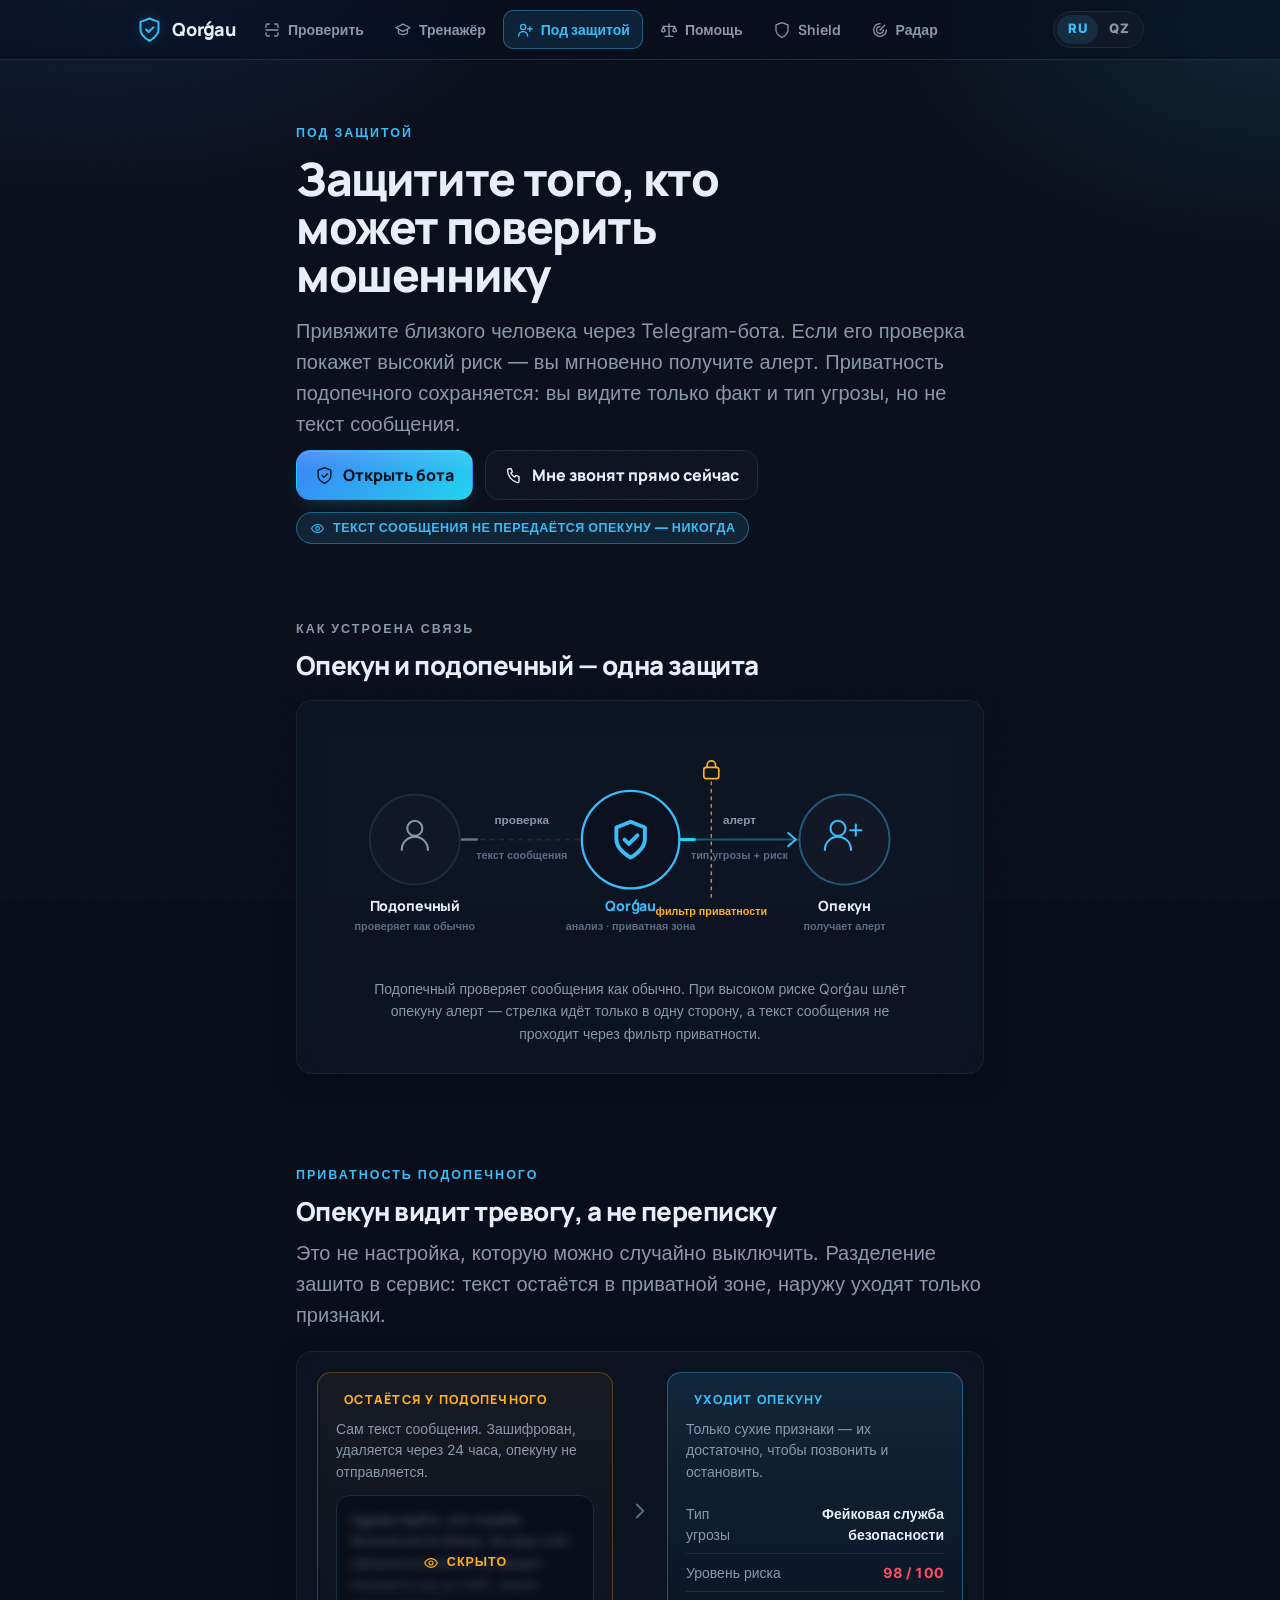
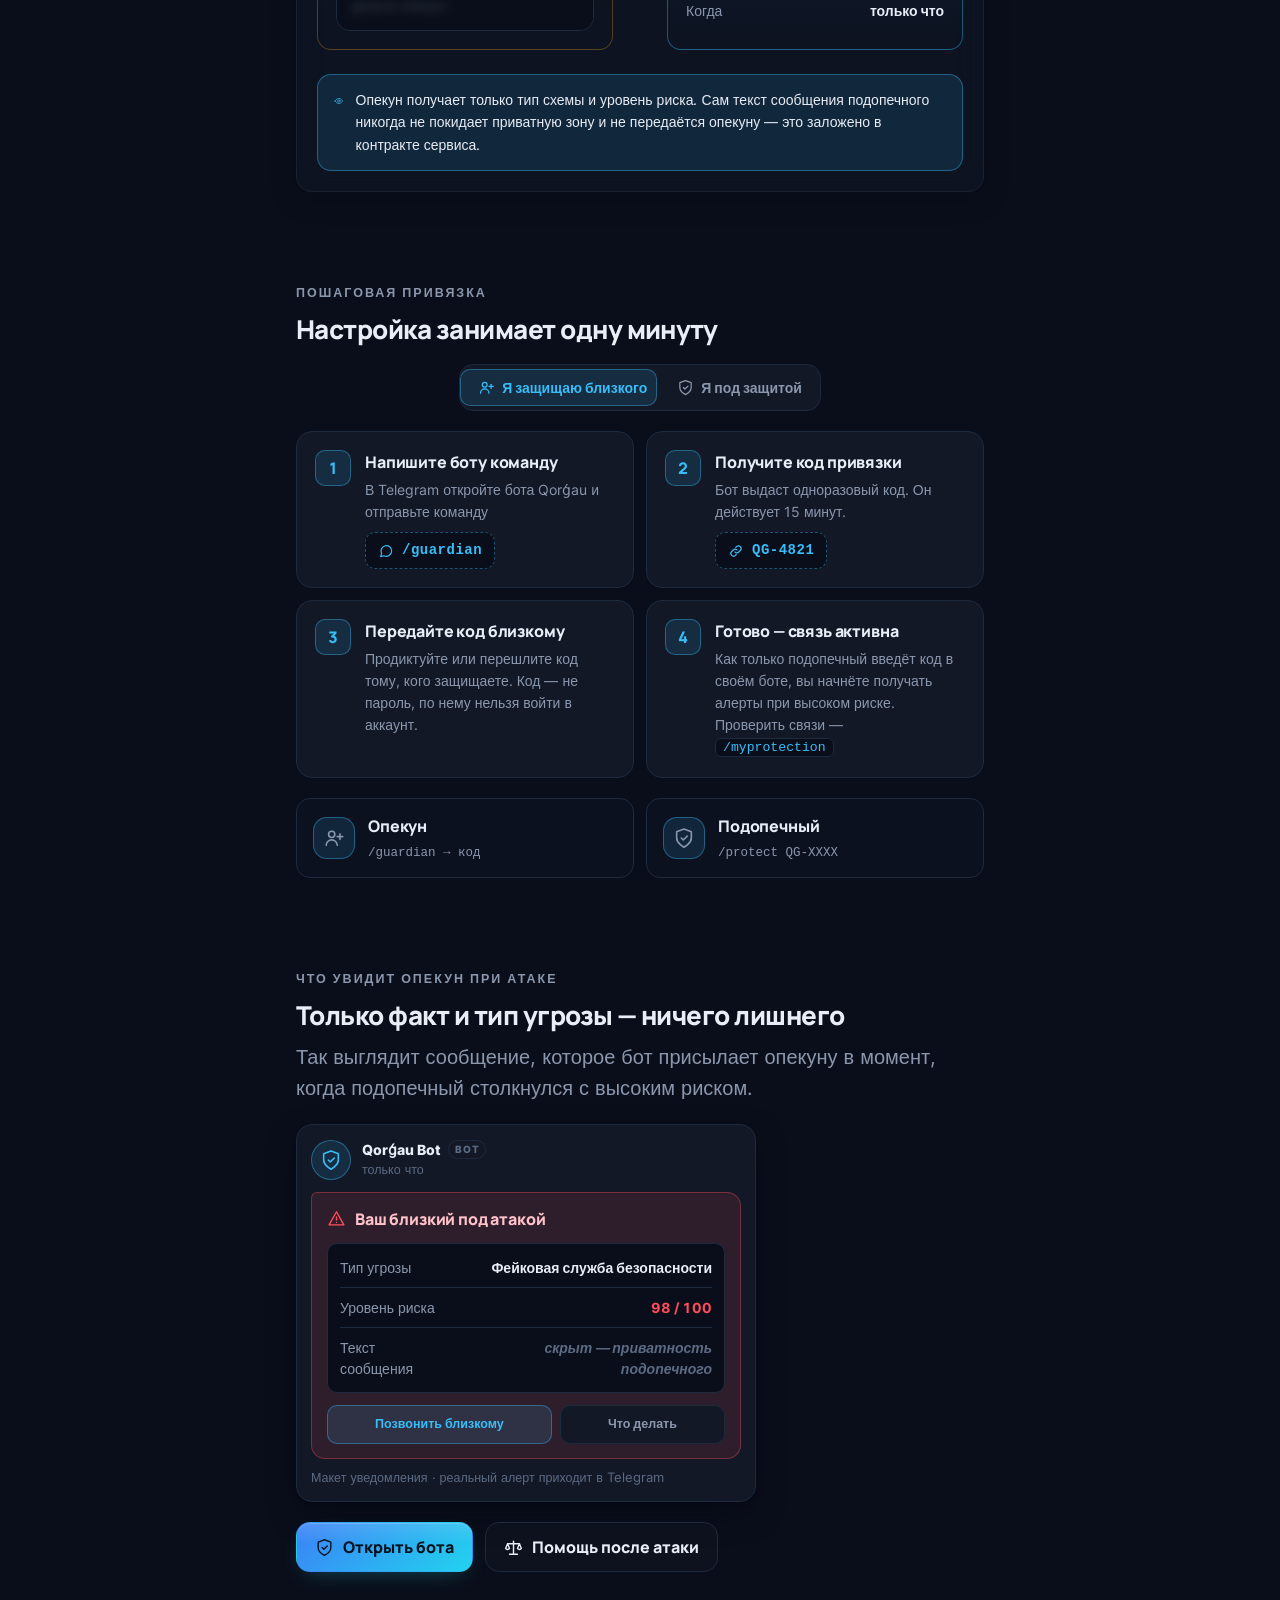
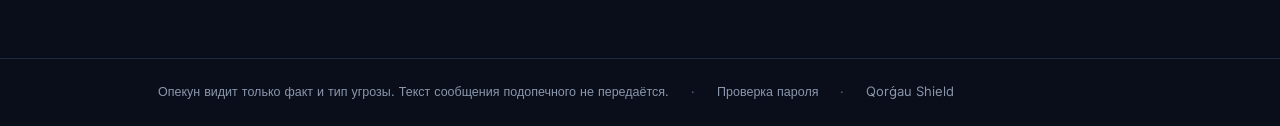
<file: web/guard.html>
<!doctype html>
<html lang="ru">
<head>
<meta charset="utf-8"/>
<meta name="viewport" content="width=device-width, initial-scale=1, viewport-fit=cover"/>
<meta name="theme-color" content="#0A0E1A"/>
<title data-i18n-title="gTitle">Qorǵau — Под защитой</title>
<meta name="description" content="Qorǵau — защита близкого человека: опекун получает алерт, если родственник под атакой мошенников. Только факт и тип угрозы, без текста сообщения."/>
<link rel="icon" href="data:image/svg+xml,%3Csvg xmlns='http://www.w3.org/2000/svg' viewBox='0 0 24 24' fill='none' stroke='%2338BDF8' stroke-width='1.75' stroke-linecap='round' stroke-linejoin='round'%3E%3Cpath d='M12 22s8-4 8-10V5.2l-8-3-8 3V12c0 6 8 10 8 10Z'/%3E%3Cpath d='M9 12l2.2 2.2L15.5 10'/%3E%3C/svg%3E"/>
<script>document.documentElement.classList.add('has-js');</script>
<link rel="preload" href="assets/fonts/manrope-latin.woff2" as="font" type="font/woff2" crossorigin/>
<link rel="preload" href="assets/fonts/inter-latin.woff2" as="font" type="font/woff2" crossorigin/>
<link rel="stylesheet" href="assets/app.css"/>
<script src="assets/app.js" defer></script>
<style>
  /* ══ guard.html — «Под защитой». Приватность как главный визуальный тезис.
        Все цвета/радиусы/шрифты — токены ядра (app.css). ══════════════════ */

  .g-hero{position:relative;padding:44px 0 8px}
  @media(min-width:760px){.g-hero{padding:64px 0 10px}}
  .g-hero h1{font-size:clamp(29px,6.6vw,46px);line-height:1.05;max-width:18ch;letter-spacing:-.03em}
  .g-hero .lead{margin-top:16px;max-width:56ch}

  /* ── Диаграмма связи опекун ↔ подопечный ─────────────────────────────── */
  .scheme{padding:20px 16px 22px;overflow:hidden}
  @media(min-width:760px){.scheme{padding:26px 24px 28px}}
  .scheme svg{width:100%;height:auto;max-width:680px;margin:0 auto;display:block}
  .gd-node{fill:var(--surface);stroke:var(--hairline);stroke-width:2}
  .gd-node.core{fill:var(--bg-2);stroke:var(--accent);stroke-width:2.4}
  .gd-node.on{stroke:var(--accent-line)}
  .gd-ic{fill:none;stroke:var(--muted);stroke-width:2.2;stroke-linecap:round;stroke-linejoin:round}
  .gd-ic.accent{stroke:var(--accent)}
  .gd-name{fill:var(--txt);font-family:var(--font-display);font-size:15px;font-weight:800;
    letter-spacing:-.01em}
  .gd-name.accent{fill:var(--accent)}
  .gd-lbl{fill:var(--muted);font-family:var(--font);font-size:12.5px;font-weight:700}
  .gd-sub{fill:var(--muted-2);font-family:var(--font);font-size:11.5px;font-weight:600}
  .gd-sub.warn{fill:var(--risk-med)}
  .gd-wire{fill:none;stroke:var(--hairline);stroke-width:2;stroke-dasharray:5 5}
  .gd-wire.live{stroke:var(--accent-line);stroke-dasharray:none;stroke-width:2.2}
  .gd-pulse{fill:none;stroke:var(--accent-b);stroke-width:3.2;stroke-linecap:round;
    filter:drop-shadow(0 0 5px var(--accent-glow));stroke-dasharray:16 130;stroke-dashoffset:146;
    animation:gd-run 2.4s linear infinite}
  .gd-pulse.slow{stroke:var(--muted);filter:none;stroke-width:2.6;animation-duration:3.4s;
    animation-delay:.5s;opacity:.7}
  @keyframes gd-run{from{stroke-dashoffset:146}to{stroke-dashoffset:0}}
  .gd-gate{fill:none;stroke:var(--risk-med);stroke-width:1.6;stroke-dasharray:4 4;opacity:.75}
  .gd-lock{fill:none;stroke:var(--risk-med);stroke-width:1.8;stroke-linecap:round;stroke-linejoin:round}
  .scheme-cap{text-align:center;color:var(--muted);font-size:var(--fs-5);line-height:1.6;
    margin:16px auto 0;max-width:62ch}

  /* ── Приватность: что уходит и что остаётся ──────────────────────────── */
  .mm{margin-top:12px;position:relative;border:1px solid var(--hairline);border-radius:var(--r-md);
    background:var(--bg);padding:13px 14px;overflow:hidden}
  .mm-txt{font-size:var(--fs-5);line-height:1.55;color:var(--muted);
    filter:blur(4.5px);user-select:none;-webkit-user-select:none}
  .mm-lock{position:absolute;inset:0;display:flex;align-items:center;justify-content:center;gap:8px;
    background:linear-gradient(180deg,rgba(10,14,26,.35),rgba(10,14,26,.72));
    font-size:var(--fs-6);font-weight:800;letter-spacing:.08em;text-transform:uppercase;
    color:var(--risk-med)}
  .mm-lock .ic{width:16px;height:16px}
  .zone .kv{display:flex;justify-content:space-between;gap:12px;padding:8px 0;font-size:var(--fs-5)}
  .zone .kv+.kv{border-top:1px solid var(--hairline)}
  .zone .kv .k{color:var(--muted)}
  .zone .kv .v{font-weight:700;text-align:right}
  .zone .kv .v.risk{color:var(--risk-high);font-variant-numeric:tabular-nums}

  /* ── Шаги привязки — премиум-карточки ────────────────────────────────── */
  .roles-tabs{display:flex;justify-content:center}
  .steps{list-style:none;margin:0;padding:0;display:grid;gap:12px}
  @media(min-width:720px){.steps{grid-template-columns:1fr 1fr}}
  .step{position:relative;display:flex;gap:14px;align-items:flex-start;padding:18px;
    background:var(--surface);border:1px solid var(--hairline);border-radius:var(--r);
    transition:transform .18s var(--ease),border-color .18s var(--ease),box-shadow .25s var(--ease)}
  .step:hover{transform:translateY(-2px);border-color:var(--accent-line);box-shadow:var(--shadow)}
  .step-n{flex:none;width:36px;height:36px;border-radius:var(--r-sm);display:grid;place-items:center;
    background:var(--accent-soft);color:var(--accent);border:1px solid var(--accent-line);
    font-family:var(--font-display);font-weight:800;font-variant-numeric:tabular-nums}
  .step-b{min-width:0}
  .step-t{font-family:var(--font-display);font-weight:800;font-size:var(--fs-4);letter-spacing:-.01em}
  .step-d{color:var(--muted);font-size:var(--fs-5);line-height:1.55;margin-top:5px}
  .step-code{display:inline-flex;align-items:center;gap:8px;margin-top:10px;
    font-family:var(--mono);font-size:var(--fs-5);font-weight:700;color:var(--accent);
    background:var(--bg);border:1px dashed var(--accent-line);border-radius:var(--r-sm);
    padding:7px 12px;letter-spacing:.5px}
  .step-code .ic{width:16px;height:16px;flex:none}
  .bot-cmd{font-family:var(--mono);color:var(--accent);background:var(--bg);
    border:1px solid var(--hairline);border-radius:6px;padding:1px 7px;font-size:.94em;
    white-space:nowrap}

  .role-cards{display:grid;gap:12px}
  @media(min-width:640px){.role-cards{grid-template-columns:1fr 1fr}}
  .who{display:flex;gap:13px;align-items:center;padding:15px 16px;background:var(--bg-2);
    border:1px solid var(--hairline);border-radius:var(--r-md)}
  .who .who-ic{width:42px;height:42px;flex:none;border-radius:var(--r-md);display:grid;
    place-items:center;background:var(--accent-soft);color:var(--accent);border:1px solid var(--accent-line)}
  .who .who-ic .ic{width:22px;height:22px}
  .who b{display:block;font-size:var(--fs-4);font-family:var(--font-display);letter-spacing:-.01em}
  .who span{color:var(--muted);font-size:var(--fs-6);font-family:var(--mono)}

  /* ── Макет алерта: как настоящее уведомление ─────────────────────────── */
  .tg{max-width:460px;border-radius:var(--r);border:1px solid var(--hairline);
    background:var(--surface);padding:14px;box-shadow:var(--shadow)}
  .tg-head{display:flex;align-items:center;gap:11px}
  .tg-av{width:40px;height:40px;flex:none;border-radius:50%;display:grid;place-items:center;
    background:var(--accent-soft);color:var(--accent);border:1px solid var(--accent-line)}
  .tg-av .ic{width:22px;height:22px}
  .tg-name{display:flex;align-items:center;gap:7px;font-weight:800;font-size:var(--fs-5)}
  .tg-tag{font-size:10px;font-weight:800;letter-spacing:.08em;text-transform:uppercase;
    color:var(--muted-2);border:1px solid var(--hairline);border-radius:var(--r-pill);padding:1px 6px}
  .tg-time{font-size:var(--fs-6);color:var(--muted-2);margin-top:1px}
  .tg-bubble{margin-top:12px;border-radius:var(--r-md);border:1px solid rgba(255,77,94,.35);
    background:var(--risk-high-soft);padding:14px 15px;border-top-left-radius:6px}
  .tg-t{display:flex;align-items:center;gap:9px;font-family:var(--font-display);font-weight:800;
    font-size:var(--fs-4);color:#FFC2CA;letter-spacing:-.01em}
  .tg-t .ic{width:19px;height:19px;flex:none;color:var(--risk-high)}
  .tg-rows{margin-top:12px;border-radius:var(--r-sm);background:var(--bg);
    border:1px solid var(--hairline);padding:4px 12px}
  .tg-row{display:flex;justify-content:space-between;gap:14px;padding:9px 0;font-size:var(--fs-5)}
  .tg-row+.tg-row{border-top:1px solid var(--hairline)}
  .tg-k{color:var(--muted)}
  .tg-v{font-weight:700;text-align:right}
  .tg-v.risk{color:var(--risk-high);font-variant-numeric:tabular-nums}
  .tg-v.redact{color:var(--muted-2);font-style:italic;font-weight:600}
  .tg-cta{display:flex;gap:8px;margin-top:12px;flex-wrap:wrap}
  .tg-btn{flex:1 1 auto;text-align:center;border-radius:var(--r-sm);padding:9px 12px;
    font-size:var(--fs-6);font-weight:700;border:1px solid var(--hairline);
    background:var(--surface);color:var(--muted)}
  .tg-btn.pri{background:var(--accent-soft);border-color:var(--accent-line);color:var(--accent)}
  .tg-note{font-size:var(--fs-6);color:var(--muted-2);margin-top:10px}

  .priv-note{display:flex;gap:12px;align-items:flex-start;padding:14px 16px;
    background:var(--accent-soft);border:1px solid var(--accent-line);border-radius:var(--r-md)}
  .priv-note .ic{width:20px;height:20px;flex:none;color:var(--accent);margin-top:2px}
  .priv-note p{font-size:var(--fs-5);line-height:1.6;color:var(--txt)}

  @media(prefers-reduced-motion:reduce){
    .gd-pulse{animation:none;stroke-dasharray:none;stroke-dashoffset:0;opacity:.5;stroke-width:2.2}
  }
</style>
</head>
<body>

<div id="nav"></div>

<main>
  <!-- ══════════════════════════ HERO ══════════════════════════ -->
  <section class="container">
    <div class="g-hero stack">
      <div class="eyebrow accent" data-i18n="gEyebrow">Под защитой</div>
      <h1 data-i18n="gHeroTitle">Защитите того, кто может поверить мошеннику</h1>
      <p class="lead" data-i18n="gHeroLead">Привяжите близкого человека через Telegram-бота. Если его проверка покажет высокий риск — вы мгновенно получите алерт. Приватность подопечного сохраняется: вы видите только факт и тип угрозы, но не текст сообщения.</p>
      <div class="row" style="margin-top:10px">
        <a class="btn magnetic" href="https://t.me/QorgauHack_bot" target="_blank" rel="noopener">
          <span data-icon="shield-check"></span><span data-i18n="gOpenBot">Открыть бота</span>
        </a>
        <a class="btn ghost" href="live.html">
          <span data-icon="phone"></span><span data-i18n="gToLive">Мне звонят прямо сейчас</span>
        </a>
      </div>
      <div class="row">
        <span class="badge accent"><span data-icon="eye"></span><span data-i18n="gHeroTrust">Текст сообщения не передаётся опекуну — никогда</span></span>
      </div>
    </div>
  </section>

  <!-- ══════════════════════ СХЕМА СВЯЗИ ══════════════════════ -->
  <section class="container">
    <div class="section tight stack lg">
      <div class="stack" data-reveal>
        <div class="eyebrow" data-i18n="gSchemeEyebrow">Как устроена связь</div>
        <h2 data-i18n="gSchemeH">Опекун и подопечный — одна защита</h2>
      </div>

      <div class="card glass scheme" data-reveal="scale">
        <svg viewBox="0 0 680 250" role="img" aria-labelledby="lsTitle">
          <title id="lsTitle" data-i18n="gSchemeAlt">Опекун связан с подопечным через Qorǵau</title>

          <!-- ── провод: подопечный → Qorǵau (проверка, текст приватен) ── -->
          <path class="gd-wire" d="M150 120 H278"/>
          <path class="gd-pulse slow" d="M150 120 H278"/>
          <text class="gd-lbl" x="214" y="103" text-anchor="middle" data-i18n="gWire1">проверка</text>
          <text class="gd-sub" x="214" y="141" text-anchor="middle" data-i18n="gWire1s">текст сообщения</text>

          <!-- ── фильтр приватности ── -->
          <path class="gd-gate" d="M416 58 V182"/>
          <g class="gd-lock" transform="translate(408 36)">
            <rect x="0" y="7" width="16" height="12" rx="2.6"/>
            <path d="M3.5 7V4.6a4.5 4.5 0 0 1 9 0V7"/>
          </g>
          <text class="gd-sub warn" x="416" y="200" text-anchor="middle" data-i18n="gGate">фильтр приватности</text>

          <!-- ── провод: Qorǵau → опекун (только тип + риск) ── -->
          <path class="gd-wire live" d="M382 120 H510"/>
          <path class="gd-pulse" d="M382 120 H510"/>
          <path class="gd-ic accent" d="M498 113 l8 7 l-8 7"/>
          <text class="gd-lbl" x="446" y="103" text-anchor="middle" data-i18n="gWire2">алерт</text>
          <text class="gd-sub" x="446" y="141" text-anchor="middle" data-i18n="gWire2s">тип угрозы + риск</text>

          <!-- ── Подопечный ── -->
          <g>
            <circle class="gd-node" cx="100" cy="120" r="48"/>
            <g class="gd-ic" transform="translate(100 113)">
              <circle cx="0" cy="-5" r="8"/>
              <path d="M-14 18 a14 14 0 0 1 28 0"/>
            </g>
            <text class="gd-name" x="100" y="196" text-anchor="middle" data-i18n="gNodeWard">Подопечный</text>
            <text class="gd-sub" x="100" y="216" text-anchor="middle" data-i18n="gNodeWardS">проверяет как обычно</text>
          </g>

          <!-- ── Qorǵau ── -->
          <g>
            <circle class="gd-node core" cx="330" cy="120" r="52"/>
            <g class="gd-ic accent" transform="translate(330 120) scale(1.9)" stroke-width="1.4">
              <path d="M0 -10 L8 -6.8 V0 c0 6-8 10-8 10 s-8-4-8-10 V-6.8 Z"/>
              <path d="M-3.4 0 l2.4 2.4 L3.8 -2.4"/>
            </g>
            <text class="gd-name accent" x="330" y="196" text-anchor="middle">Qorǵau</text>
            <text class="gd-sub" x="330" y="216" text-anchor="middle" data-i18n="gNodeCoreS">анализ · приватная зона</text>
          </g>

          <!-- ── Опекун ── -->
          <g>
            <circle class="gd-node on" cx="558" cy="120" r="48"/>
            <g class="gd-ic accent" transform="translate(554 113)">
              <circle cx="-3" cy="-5" r="8"/>
              <path d="M-17 18 a14 14 0 0 1 28 0"/>
              <path d="M16 -9 v12 M10 -3 h12"/>
            </g>
            <text class="gd-name" x="558" y="196" text-anchor="middle" data-i18n="gNodeGuardian">Опекун</text>
            <text class="gd-sub" x="558" y="216" text-anchor="middle" data-i18n="gNodeGuardianS">получает алерт</text>
          </g>
        </svg>
        <p class="scheme-cap" data-i18n="gSchemeCap">Подопечный проверяет сообщения как обычно. При высоком риске Qorǵau шлёт опекуну алерт — стрелка идёт только в одну сторону, а текст сообщения не проходит через фильтр приватности.</p>
      </div>
    </div>
  </section>

  <!-- ══════════════════ ПРИВАТНОСТЬ: ДВЕ ЗОНЫ ══════════════════ -->
  <section class="container">
    <div class="section tight stack lg">
      <div class="stack" data-reveal>
        <div class="eyebrow accent" data-i18n="gPrivEyebrow">Приватность подопечного</div>
        <h2 data-i18n="gPrivH">Опекун видит тревогу, а не переписку</h2>
        <p class="lead" data-i18n="gPrivP">Это не настройка, которую можно случайно выключить. Разделение зашито в сервис: текст остаётся в приватной зоне, наружу уходят только признаки.</p>
      </div>

      <div class="card glass pad" data-reveal="scale">
        <div class="zone-split">
          <div class="zone pii">
            <div class="zone-h"><span data-icon="message"></span><span class="zone-tag" data-i18n="gPrivPiiTag">Остаётся у подопечного</span></div>
            <p class="zone-p" data-i18n="gPrivPiiS">Сам текст сообщения. Зашифрован, удаляется через 24 часа, опекуну не отправляется.</p>
            <div class="mm">
              <div class="mm-txt" aria-hidden="true">Здравствуйте, это служба безопасности банка. На ваш счёт оформлена заявка на кредит. Назовите код из СМС, иначе деньги спишут.</div>
              <div class="mm-lock"><span data-icon="eye"></span><span data-i18n="gPrivHidden">скрыто</span></div>
            </div>
          </div>

          <div class="zone-flow" aria-hidden="true"><span data-icon="chevron"></span></div>

          <div class="zone analytics">
            <div class="zone-h"><span data-icon="alert"></span><span class="zone-tag" data-i18n="gPrivAnTag">Уходит опекуну</span></div>
            <p class="zone-p" data-i18n="gPrivAnS">Только сухие признаки — их достаточно, чтобы позвонить и остановить.</p>
            <div style="margin-top:12px">
              <div class="kv"><span class="k" data-i18n="gAlertScheme">Тип угрозы</span><span class="v" data-i18n="gAlertSchemeV">Фейковая служба безопасности</span></div>
              <div class="kv"><span class="k" data-i18n="gAlertRisk">Уровень риска</span><span class="v risk">98 / 100</span></div>
              <div class="kv"><span class="k" data-i18n="gPrivWhen">Когда</span><span class="v" data-i18n="gAlertNow">только что</span></div>
            </div>
          </div>
        </div>

        <div class="priv-note mt-3">
          <span data-icon="eye"></span>
          <p data-i18n="gPrivNote">Опекун получает только тип схемы и уровень риска. Сам текст сообщения подопечного никогда не покидает приватную зону и не передаётся опекуну — это заложено в контракте сервиса.</p>
        </div>
      </div>
    </div>
  </section>

  <!-- ══════════════════ ПОШАГОВАЯ ПРИВЯЗКА ══════════════════ -->
  <section class="container">
    <div class="section tight stack lg">
      <div class="stack" data-reveal>
        <div class="eyebrow" data-i18n="gStepsEyebrow">Пошаговая привязка</div>
        <h2 data-i18n="gStepsH">Настройка занимает одну минуту</h2>
      </div>

      <div class="roles-tabs">
        <div class="tabs" id="roleTabs" data-ink role="tablist">
          <button type="button" class="on" data-role="guardian" role="tab">
            <span data-icon="user-plus"></span><span data-i18n="gRoleGuardian">Я защищаю близкого</span>
          </button>
          <button type="button" data-role="ward" role="tab">
            <span data-icon="shield-check"></span><span data-i18n="gRoleWard">Я под защитой</span>
          </button>
        </div>
      </div>

      <!-- Роль: опекун -->
      <div id="paneGuardian">
        <ol class="steps">
          <li class="step" data-reveal>
            <div class="step-n">1</div>
            <div class="step-b">
              <div class="step-t" data-i18n="gG1t">Напишите боту команду</div>
              <div class="step-d"><span data-i18n="gG1d">В Telegram откройте бота Qorǵau и отправьте команду</span></div>
              <div class="step-code"><span data-icon="message"></span><span>/guardian</span></div>
            </div>
          </li>
          <li class="step" data-reveal data-reveal-delay="60">
            <div class="step-n">2</div>
            <div class="step-b">
              <div class="step-t" data-i18n="gG2t">Получите код привязки</div>
              <div class="step-d" data-i18n="gG2d">Бот выдаст одноразовый код. Он действует 15 минут.</div>
              <div class="step-code"><span data-icon="link"></span><span>QG-4821</span></div>
            </div>
          </li>
          <li class="step" data-reveal data-reveal-delay="120">
            <div class="step-n">3</div>
            <div class="step-b">
              <div class="step-t" data-i18n="gG3t">Передайте код близкому</div>
              <div class="step-d" data-i18n="gG3d">Продиктуйте или перешлите код тому, кого защищаете. Код — не пароль, по нему нельзя войти в аккаунт.</div>
            </div>
          </li>
          <li class="step" data-reveal data-reveal-delay="180">
            <div class="step-n">4</div>
            <div class="step-b">
              <div class="step-t" data-i18n="gG4t">Готово — связь активна</div>
              <div class="step-d"><span data-i18n="gG4d">Как только подопечный введёт код в своём боте, вы начнёте получать алерты при высоком риске. Проверить связи —</span> <span class="bot-cmd">/myprotection</span></div>
            </div>
          </li>
        </ol>
      </div>

      <!-- Роль: подопечный -->
      <div id="paneWard" class="hidden">
        <ol class="steps">
          <li class="step" data-reveal>
            <div class="step-n">1</div>
            <div class="step-b">
              <div class="step-t" data-i18n="gW1t">Возьмите код у опекуна</div>
              <div class="step-d" data-i18n="gW1d">Близкий человек, который вас защищает, пришлёт код вида QG-XXXX. Спросите его у того, кому доверяете.</div>
            </div>
          </li>
          <li class="step" data-reveal data-reveal-delay="60">
            <div class="step-n">2</div>
            <div class="step-b">
              <div class="step-t" data-i18n="gW2t">Введите код в боте</div>
              <div class="step-d"><span data-i18n="gW2d">Откройте бота Qorǵau и отправьте команду с кодом</span></div>
              <div class="step-code"><span data-icon="shield-check"></span><span>/protect QG-4821</span></div>
            </div>
          </li>
          <li class="step" data-reveal data-reveal-delay="120">
            <div class="step-n">3</div>
            <div class="step-b">
              <div class="step-t" data-i18n="gW3t">Проверяйте как обычно</div>
              <div class="step-d" data-i18n="gW3d">Ничего не меняется: присылайте боту подозрительные сообщения. Ваш текст остаётся приватным — опекун его не видит.</div>
            </div>
          </li>
          <li class="step" data-reveal data-reveal-delay="180">
            <div class="step-n">4</div>
            <div class="step-b">
              <div class="step-t" data-i18n="gW4t">Опекун поможет вовремя</div>
              <div class="step-d"><span data-i18n="gW4d">Если проверка покажет высокий риск, близкий человек сразу узнает и сможет позвонить и остановить вас от опасного шага. Посмотреть, кто вас защищает —</span> <span class="bot-cmd">/myprotection</span></div>
            </div>
          </li>
        </ol>
      </div>

      <div class="role-cards">
        <div class="who" data-reveal="left">
          <span class="who-ic"><span data-icon="user-plus"></span></span>
          <div><b data-i18n="gWhoGuardianT">Опекун</b><span data-i18n="gWhoGuardianS">/guardian → код</span></div>
        </div>
        <div class="who" data-reveal="right">
          <span class="who-ic"><span data-icon="shield-check"></span></span>
          <div><b data-i18n="gWhoWardT">Подопечный</b><span data-i18n="gWhoWardS">/protect QG-XXXX</span></div>
        </div>
      </div>
    </div>
  </section>

  <!-- ══════════════════ ЧТО УВИДИТ ОПЕКУН ══════════════════ -->
  <section class="container">
    <div class="section tight stack lg">
      <div class="stack" data-reveal>
        <div class="eyebrow" data-i18n="gAlertEyebrow">Что увидит опекун при атаке</div>
        <h2 data-i18n="gAlertH">Только факт и тип угрозы — ничего лишнего</h2>
        <p class="lead" data-i18n="gAlertP">Так выглядит сообщение, которое бот присылает опекуну в момент, когда подопечный столкнулся с высоким риском.</p>
      </div>

      <div class="tg" data-reveal="scale">
        <div class="tg-head">
          <span class="tg-av"><span data-icon="shield-check"></span></span>
          <div>
            <div class="tg-name"><span>Qorǵau Bot</span><span class="tg-tag">bot</span></div>
            <div class="tg-time" data-i18n="gAlertNow">только что</div>
          </div>
        </div>
        <div class="tg-bubble">
          <div class="tg-t"><span data-icon="alert"></span><span data-i18n="gAlertTitle">Ваш близкий под атакой</span></div>
          <div class="tg-rows">
            <div class="tg-row">
              <span class="tg-k" data-i18n="gAlertScheme">Тип угрозы</span>
              <span class="tg-v" data-i18n="gAlertSchemeV">Фейковая служба безопасности</span>
            </div>
            <div class="tg-row">
              <span class="tg-k" data-i18n="gAlertRisk">Уровень риска</span>
              <span class="tg-v risk">98 / 100</span>
            </div>
            <div class="tg-row">
              <span class="tg-k" data-i18n="gAlertText">Текст сообщения</span>
              <span class="tg-v redact" data-i18n="gAlertHidden">скрыт — приватность подопечного</span>
            </div>
          </div>
          <div class="tg-cta" aria-hidden="true">
            <span class="tg-btn pri" data-i18n="gAlertBtn1">Позвонить близкому</span>
            <span class="tg-btn" data-i18n="gAlertBtn2">Что делать</span>
          </div>
        </div>
        <div class="tg-note" data-i18n="gAlertMock">Макет уведомления · реальный алерт приходит в Telegram</div>
      </div>

      <div class="row">
        <a class="btn magnetic" href="https://t.me/QorgauHack_bot" target="_blank" rel="noopener">
          <span data-icon="shield-check"></span><span data-i18n="gOpenBot">Открыть бота</span>
        </a>
        <a class="btn ghost" href="help.html">
          <span data-icon="scales"></span><span data-i18n="gToHelp">Помощь после атаки</span>
        </a>
      </div>
    </div>
  </section>
</main>

<footer class="qg-footer">
  <div class="qg-footer-in">
    <span data-icon="shield-check"></span>
    <span data-i18n="gFoot">Опекун видит только факт и тип угрозы. Текст сообщения подопечного не передаётся.</span>
    <span class="sep">·</span>
    <a href="password.html" data-i18n="lFootPassword">Проверка пароля</a>
    <span class="sep">·</span>
    <a href="shield.html">Qorǵau Shield</a>
  </div>
</footer>

<script defer>
addEventListener('DOMContentLoaded', function () {
  var Q = window.Qorgau;

  Q.i18n.extend({
    ru: {
      gTitle: 'Qorǵau — Под защитой',
      gEyebrow: 'Под защитой',
      gHeroTitle: 'Защитите того, кто может поверить мошеннику',
      gHeroLead: 'Привяжите близкого человека через Telegram-бота. Если его проверка покажет высокий риск — вы мгновенно получите алерт. Приватность подопечного сохраняется: вы видите только факт и тип угрозы, но не текст сообщения.',
      gHeroTrust: 'Текст сообщения не передаётся опекуну — никогда',
      gOpenBot: 'Открыть бота',

      gSchemeEyebrow: 'Как устроена связь',
      gSchemeH: 'Опекун и подопечный — одна защита',
      gSchemeAlt: 'Опекун связан с подопечным через Qorǵau',
      gSchemeCap: 'Подопечный проверяет сообщения как обычно. При высоком риске Qorǵau шлёт опекуну алерт — стрелка идёт только в одну сторону, а текст сообщения не проходит через фильтр приватности.',
      gNodeGuardian: 'Опекун', gNodeGuardianS: 'получает алерт',
      gNodeWard: 'Подопечный', gNodeWardS: 'проверяет как обычно',
      gNodeCoreS: 'анализ · приватная зона',
      gWire1: 'проверка', gWire1s: 'текст сообщения',
      gWire2: 'алерт', gWire2s: 'тип угрозы + риск',
      gGate: 'фильтр приватности',

      gPrivEyebrow: 'Приватность подопечного',
      gPrivH: 'Опекун видит тревогу, а не переписку',
      gPrivP: 'Это не настройка, которую можно случайно выключить. Разделение зашито в сервис: текст остаётся в приватной зоне, наружу уходят только признаки.',
      gPrivPiiTag: 'Остаётся у подопечного',
      gPrivPiiS: 'Сам текст сообщения. Зашифрован, удаляется через 24 часа, опекуну не отправляется.',
      gPrivHidden: 'скрыто',
      gPrivAnTag: 'Уходит опекуну',
      gPrivAnS: 'Только сухие признаки — их достаточно, чтобы позвонить и остановить.',
      gPrivWhen: 'Когда',

      gStepsEyebrow: 'Пошаговая привязка',
      gStepsH: 'Настройка занимает одну минуту',
      gRoleGuardian: 'Я защищаю близкого',
      gRoleWard: 'Я под защитой',

      gG1t: 'Напишите боту команду',
      gG1d: 'В Telegram откройте бота Qorǵau и отправьте команду',
      gG2t: 'Получите код привязки',
      gG2d: 'Бот выдаст одноразовый код. Он действует 15 минут.',
      gG3t: 'Передайте код близкому',
      gG3d: 'Продиктуйте или перешлите код тому, кого защищаете. Код — не пароль, по нему нельзя войти в аккаунт.',
      gG4t: 'Готово — связь активна',
      gG4d: 'Как только подопечный введёт код в своём боте, вы начнёте получать алерты при высоком риске. Проверить связи —',

      gW1t: 'Возьмите код у опекуна',
      gW1d: 'Близкий человек, который вас защищает, пришлёт код вида QG-XXXX. Спросите его у того, кому доверяете.',
      gW2t: 'Введите код в боте',
      gW2d: 'Откройте бота Qorǵau и отправьте команду с кодом',
      gW3t: 'Проверяйте как обычно',
      gW3d: 'Ничего не меняется: присылайте боту подозрительные сообщения. Ваш текст остаётся приватным — опекун его не видит.',
      gW4t: 'Опекун поможет вовремя',
      gW4d: 'Если проверка покажет высокий риск, близкий человек сразу узнает и сможет позвонить и остановить вас от опасного шага. Посмотреть, кто вас защищает —',

      gWhoGuardianT: 'Опекун', gWhoGuardianS: '/guardian → код',
      gWhoWardT: 'Подопечный', gWhoWardS: '/protect QG-XXXX',

      gAlertEyebrow: 'Что увидит опекун при атаке',
      gAlertH: 'Только факт и тип угрозы — ничего лишнего',
      gAlertP: 'Так выглядит сообщение, которое бот присылает опекуну в момент, когда подопечный столкнулся с высоким риском.',
      gAlertTitle: 'Ваш близкий под атакой',
      gAlertNow: 'только что',
      gAlertScheme: 'Тип угрозы',
      gAlertSchemeV: 'Фейковая служба безопасности',
      gAlertRisk: 'Уровень риска',
      gAlertText: 'Текст сообщения',
      gAlertHidden: 'скрыт — приватность подопечного',
      gAlertBtn1: 'Позвонить близкому',
      gAlertBtn2: 'Что делать',
      gAlertMock: 'Макет уведомления · реальный алерт приходит в Telegram',
      gPrivNote: 'Опекун получает только тип схемы и уровень риска. Сам текст сообщения подопечного никогда не покидает приватную зону и не передаётся опекуну — это заложено в контракте сервиса.',
      gToLive: 'Мне звонят прямо сейчас',
      gToHelp: 'Помощь после атаки',
      gFoot: 'Опекун видит только факт и тип угрозы. Текст сообщения подопечного не передаётся.',
      lFootPassword: 'Проверка пароля'
    },
    kz: {
      gTitle: 'Qorǵau — Қорғауда',
      gEyebrow: 'Қорғауда',
      gHeroTitle: 'Алаяққа сеніп қалуы мүмкін жақыныңызды қорғаңыз',
      gHeroLead: 'Жақын адамды Telegram-бот арқылы байланыстырыңыз. Оның тексерісі жоғары қауіп көрсетсе — сіз дереу дабыл аласыз. Қорғауындағы адамның құпиялылығы сақталады: сіз тек қауіп фактісі мен түрін көресіз, хабарлама мәтінін емес.',
      gHeroTrust: 'Хабарлама мәтіні қамқоршыға ешқашан берілмейді',
      gOpenBot: 'Ботты ашу',

      gSchemeEyebrow: 'Байланыс қалай құрылған',
      gSchemeH: 'Қамқоршы мен қорғауындағы адам — бір қорғаныс',
      gSchemeAlt: 'Қамқоршы Qorǵau арқылы қорғауындағы адаммен байланысқан',
      gSchemeCap: 'Қорғауындағы адам хабарламаларды әдеттегідей тексереді. Жоғары қауіп кезінде Qorǵau қамқоршыға дабыл жібереді — көрсеткі тек бір бағытта, ал хабарлама мәтіні құпиялылық сүзгісінен өтпейді.',
      gNodeGuardian: 'Қамқоршы', gNodeGuardianS: 'дабыл алады',
      gNodeWard: 'Қорғауындағы', gNodeWardS: 'әдеттегідей тексереді',
      gNodeCoreS: 'талдау · құпия аймақ',
      gWire1: 'тексеру', gWire1s: 'хабарлама мәтіні',
      gWire2: 'дабыл', gWire2s: 'қауіп түрі + деңгей',
      gGate: 'құпиялылық сүзгісі',

      gPrivEyebrow: 'Қорғауындағының құпиялылығы',
      gPrivH: 'Қамқоршы дабылды көреді, хат алмасуды емес',
      gPrivP: 'Бұл кездейсоқ өшіруге болатын баптау емес. Бөліну сервиске сіңірілген: мәтін құпия аймақта қалады, сыртқа тек белгілер шығады.',
      gPrivPiiTag: 'Қорғауындағыда қалады',
      gPrivPiiS: 'Хабарламаның өз мәтіні. Шифрланған, 24 сағаттан кейін жойылады, қамқоршыға жіберілмейді.',
      gPrivHidden: 'жасырын',
      gPrivAnTag: 'Қамқоршыға барады',
      gPrivAnS: 'Тек құрғақ белгілер — қоңырау шалып, тоқтату үшін жеткілікті.',
      gPrivWhen: 'Қашан',

      gStepsEyebrow: 'Қадамдық байланыстыру',
      gStepsH: 'Баптау бір минут алады',
      gRoleGuardian: 'Мен жақынымды қорғаймын',
      gRoleWard: 'Мен қорғаудамын',

      gG1t: 'Ботқа команда жазыңыз',
      gG1d: 'Telegram-да Qorǵau ботын ашып, команданы жіберіңіз',
      gG2t: 'Байланыс кодын алыңыз',
      gG2d: 'Бот бір реттік код береді. Ол 15 минут жарамды.',
      gG3t: 'Кодты жақыныңызға беріңіз',
      gG3d: 'Кодты қорғайтын адамыңызға айтыңыз немесе жіберіңіз. Код — құпиясөз емес, онымен аккаунтқа кіру мүмкін емес.',
      gG4t: 'Дайын — байланыс белсенді',
      gG4d: 'Қорғауындағы адам кодты өз ботына енгізген бойда, сіз жоғары қауіп кезінде дабыл ала бастайсыз. Байланыстарды тексеру —',

      gW1t: 'Қамқоршыдан код алыңыз',
      gW1d: 'Сізді қорғайтын жақын адам QG-XXXX түріндегі код жібереді. Оны сенетін адамыңыздан сұраңыз.',
      gW2t: 'Кодты ботқа енгізіңіз',
      gW2d: 'Qorǵau ботын ашып, кодпен команданы жіберіңіз',
      gW3t: 'Әдеттегідей тексеріңіз',
      gW3d: 'Ештеңе өзгермейді: күдікті хабарламаларды ботқа жіберіңіз. Мәтініңіз құпия болып қалады — қамқоршы оны көрмейді.',
      gW4t: 'Қамқоршы уақытында көмектеседі',
      gW4d: 'Тексеріс жоғары қауіп көрсетсе, жақын адам бірден біліп, қоңырау шалып, қауіпті қадамнан сақтандыра алады. Сізді кім қорғайтынын көру —',

      gWhoGuardianT: 'Қамқоршы', gWhoGuardianS: '/guardian → код',
      gWhoWardT: 'Қорғауындағы', gWhoWardS: '/protect QG-XXXX',

      gAlertEyebrow: 'Шабуыл кезінде қамқоршы нені көреді',
      gAlertH: 'Тек факт пен қауіп түрі — артық ешнәрсе жоқ',
      gAlertP: 'Қорғауындағы адам жоғары қауіппен бетпе-бет келген сәтте бот қамқоршыға жіберетін хабарлама осылай көрінеді.',
      gAlertTitle: 'Жақыныңыз шабуыл астында',
      gAlertNow: 'дәл қазір',
      gAlertScheme: 'Қауіп түрі',
      gAlertSchemeV: 'Жалған қауіпсіздік қызметі',
      gAlertRisk: 'Қауіп деңгейі',
      gAlertText: 'Хабарлама мәтіні',
      gAlertHidden: 'жасырын — қорғауындағының құпиялылығы',
      gAlertBtn1: 'Жақыныңа қоңырау шалу',
      gAlertBtn2: 'Не істеу керек',
      gAlertMock: 'Хабарлама макеті · нақты дабыл Telegram-ға келеді',
      gPrivNote: 'Қамқоршы тек схема түрі мен қауіп деңгейін алады. Қорғауындағы адамның хабарлама мәтіні ешқашан құпия аймақтан шықпайды және қамқоршыға берілмейді — бұл сервис келісімінде бекітілген.',
      gToLive: 'Маған қазір қоңырау шалып жатыр',
      gToHelp: 'Шабуылдан кейінгі көмек',
      gFoot: 'Қамқоршы тек факт пен қауіп түрін көреді. Қорғауындағының хабарлама мәтіні берілмейді.',
      lFootPassword: 'Құпиясөзді тексеру'
    }
  });

  Q.mountNav('#nav', 'guard');
  Q.i18n.apply();
  document.querySelectorAll('[data-icon]').forEach(function (slot) {
    slot.appendChild(Q.icon(slot.getAttribute('data-icon')));
  });

  /* Табы ролей (логика прежняя; ink-индикатор подхватывается ядром) */
  var tabs = document.getElementById('roleTabs');
  var panes = { guardian: document.getElementById('paneGuardian'), ward: document.getElementById('paneWard') };
  tabs.querySelectorAll('button').forEach(function (b) {
    b.addEventListener('click', function () {
      tabs.querySelectorAll('button').forEach(function (x) { x.classList.remove('on'); x.setAttribute('aria-selected', 'false'); });
      b.classList.add('on'); b.setAttribute('aria-selected', 'true');
      var role = b.getAttribute('data-role');
      panes.guardian.classList.toggle('hidden', role !== 'guardian');
      panes.ward.classList.toggle('hidden', role !== 'ward');
      // карточки шагов появляются каскадом при каждом переключении
      panes[role].querySelectorAll('[data-reveal]').forEach(function (n, i) {
        n.classList.remove('is-in');
        n.style.transitionDelay = (i * 70) + 'ms';
      });
      void panes[role].offsetWidth;
      panes[role].querySelectorAll('[data-reveal]').forEach(function (n) { n.classList.add('is-in'); });
    });
  });

  /* Staggered-reveal (идемпотентно; авто-инит ядра уже отработал) */
  Q.reveal('[data-reveal]');
});
</script>
</body>
</html>
</file>
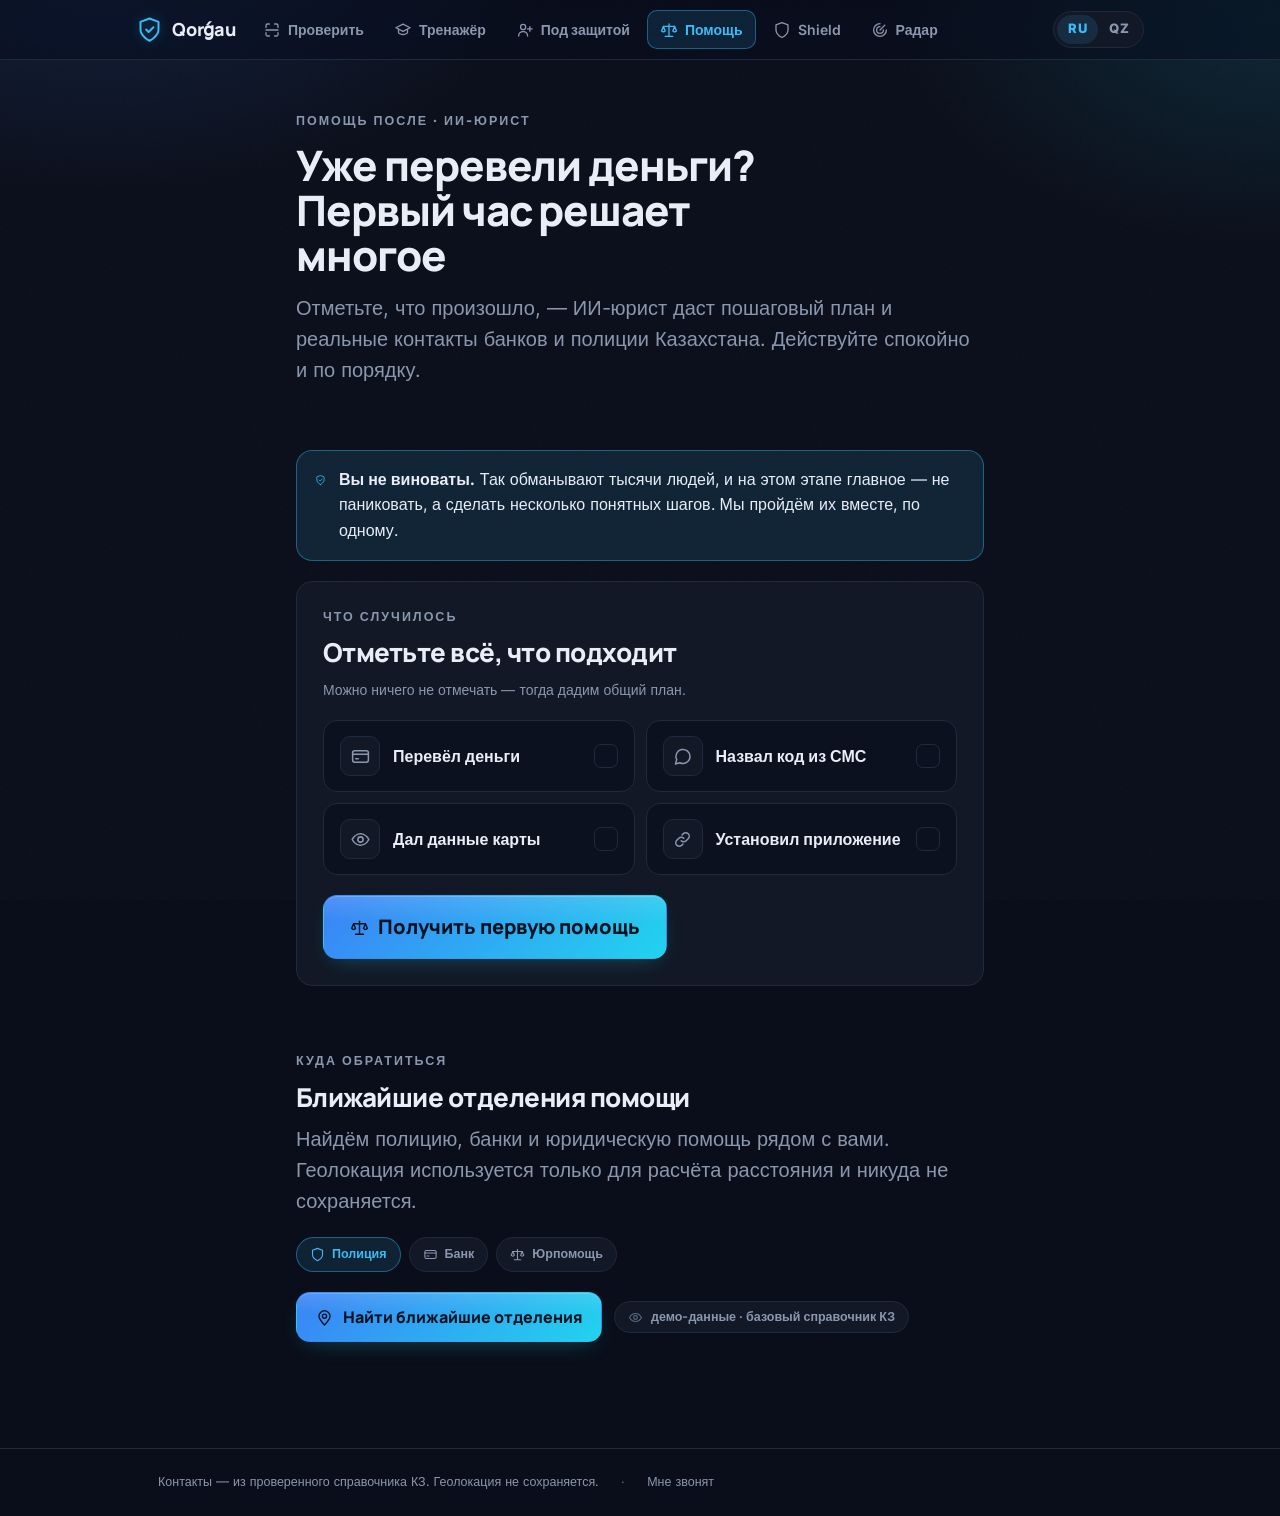
<file: web/help.html>
<!doctype html>
<html lang="ru">
<head>
<meta charset="utf-8"/>
<meta name="viewport" content="width=device-width, initial-scale=1, viewport-fit=cover"/>
<meta name="theme-color" content="#0A0E1A"/>
<title data-i18n-title="hTitle">Qorǵau — Помощь после мошенничества</title>
<meta name="description" content="ИИ-юрист первой помощи после мошенничества: пошаговый план, реальные контакты банков и полиции Казахстана, карта ближайших отделений."/>
<link rel="icon" href="data:image/svg+xml,%3Csvg xmlns='http://www.w3.org/2000/svg' viewBox='0 0 24 24' fill='none' stroke='%2338BDF8' stroke-width='1.75' stroke-linecap='round' stroke-linejoin='round'%3E%3Cpath d='M12 22s8-4 8-10V5.2l-8-3-8 3V12c0 6 8 10 8 10Z'/%3E%3Cpath d='M9 12l2.2 2.2L15.5 10'/%3E%3C/svg%3E"/>
<script>document.documentElement.classList.add('has-js');</script>
<link rel="preload" href="assets/fonts/manrope-latin.woff2" as="font" type="font/woff2" crossorigin/>
<link rel="preload" href="assets/fonts/inter-latin.woff2" as="font" type="font/woff2" crossorigin/>
<link rel="stylesheet" href="assets/app.css"/>
<script src="assets/app.js" defer></script>
<style>
  /* ══ help.html — «Помощь после». СПОКОЙНЫЙ тон: мягкие цвета, крупный текст,
        никакого агрессивного неона. Токены — из app.css. ══════════════════ */

  .help-head{padding:34px 0 6px}
  @media(min-width:760px){.help-head{padding:52px 0 6px}}
  .help-head h1{font-size:clamp(27px,6.2vw,42px);line-height:1.08;max-width:19ch;letter-spacing:-.025em}
  .help-head .lead{margin-top:14px;max-width:56ch;font-size:var(--fs-3)}

  /* Спокойная плашка-опора */
  .calm{display:flex;gap:13px;align-items:flex-start;padding:16px 18px;border-radius:var(--r);
    border:1px solid var(--accent-line);background:var(--accent-soft)}
  .calm .ic{width:22px;height:22px;flex:none;color:var(--accent);margin-top:2px}
  .calm p{font-size:var(--fs-4);line-height:1.6}
  .calm b{font-weight:700}

  /* ── Опросник ситуации — карточки-чекбоксы ───────────────────────────── */
  .sit-grid{display:grid;gap:11px}
  @media(min-width:560px){.sit-grid{grid-template-columns:1fr 1fr}}
  .sit{position:relative;display:flex;gap:13px;align-items:center;padding:15px 16px;
    background:var(--bg-2);border:1px solid var(--hairline);border-radius:var(--r-md);
    cursor:pointer;min-height:62px;
    transition:border-color .18s var(--ease),background-color .18s var(--ease),transform .16s var(--ease)}
  .sit:hover{border-color:var(--accent-line);transform:translateY(-1px)}
  .sit.on{border-color:var(--accent-line);background:var(--accent-soft)}
  .sit input{position:absolute;width:1px;height:1px;opacity:0;pointer-events:none}
  .sit .sit-ic{width:40px;height:40px;flex:none;border-radius:var(--r-sm);display:grid;
    place-items:center;background:var(--surface);color:var(--muted);border:1px solid var(--hairline);
    transition:color .18s,background-color .18s,border-color .18s}
  .sit .sit-ic .ic{width:21px;height:21px}
  .sit.on .sit-ic{color:var(--accent);background:var(--accent-soft);border-color:var(--accent-line)}
  .sit .lbl{font-size:var(--fs-4);font-weight:600;line-height:1.35;flex:1}
  .sit .box{width:24px;height:24px;flex:none;border-radius:7px;border:1.5px solid var(--hairline);
    display:grid;place-items:center;color:var(--accent-ink);background:transparent;
    transition:background-color .18s,border-color .18s}
  .sit.on .box{background:var(--accent);border-color:var(--accent)}
  .sit .box .ic{width:15px;height:15px;opacity:0;transition:opacity .15s}
  .sit.on .box .ic{opacity:1}
  .sit input:focus-visible ~ .box{box-shadow:var(--focus)}

  /* ── Чат с ИИ-юристом ────────────────────────────────────────────────── */
  .chat{display:flex;flex-direction:column;gap:16px}
  .msg{max-width:94%}
  .msg.user{align-self:flex-end}
  .msg.bot{align-self:flex-start;width:100%}
  .bubble{padding:15px 17px;border-radius:var(--r-md);font-size:var(--fs-4);line-height:1.65}
  .msg.user .bubble{background:var(--accent-soft);border:1px solid var(--accent-line);
    color:var(--txt);border-bottom-right-radius:6px}
  .msg.bot .bubble{background:var(--surface);border:1px solid var(--hairline);border-bottom-left-radius:6px}
  .bot-role{display:inline-flex;align-items:center;gap:8px;font-size:var(--fs-6);font-weight:800;
    letter-spacing:.1em;text-transform:uppercase;color:var(--accent);margin-bottom:10px}
  .bot-role .ic{width:16px;height:16px}

  /* ── Степпер шагов ───────────────────────────────────────────────────── */
  .sec-h{font-size:var(--fs-6);font-weight:800;letter-spacing:.12em;text-transform:uppercase;
    color:var(--muted);margin-top:20px}
  .steps2{list-style:none;margin:12px 0 0;padding:0}
  .st2{position:relative;display:flex;gap:14px;padding-bottom:16px}
  .st2::before{content:"";position:absolute;left:17px;top:40px;bottom:2px;width:2px;
    border-radius:2px;background:var(--hairline)}
  .st2:last-child{padding-bottom:0}
  .st2:last-child::before{display:none}
  .st2-n{position:relative;z-index:1;flex:none;width:36px;height:36px;border-radius:50%;
    display:grid;place-items:center;background:var(--surface-2);color:var(--txt);
    border:1px solid var(--hairline);font-family:var(--font-display);font-weight:800;
    font-size:var(--fs-5);font-variant-numeric:tabular-nums}
  .st2[data-u="now"] .st2-n{color:var(--risk-high);background:var(--risk-high-soft);
    border-color:rgba(255,77,94,.35)}
  .st2[data-u="today"] .st2-n{color:var(--risk-med);background:var(--risk-med-soft);
    border-color:rgba(255,176,32,.35)}
  .st2-b{min-width:0;flex:1;padding-top:2px}
  .st2-head{display:flex;flex-wrap:wrap;gap:9px;align-items:center}
  .st2-t{font-family:var(--font-display);font-weight:800;font-size:var(--fs-4);letter-spacing:-.01em}
  .st2-d{color:var(--muted);font-size:var(--fs-5);line-height:1.6;margin-top:5px}
  .st2-done{color:var(--muted-2);font-size:var(--fs-6);margin-top:8px;display:flex;gap:7px;
    align-items:center;line-height:1.4}
  .st2-done .ic{width:15px;height:15px;flex:none;color:var(--risk-low)}
  /* бейджи срочности — мягкие, без свечения */
  .u-badge{display:inline-flex;align-items:center;gap:5px;font-size:11px;font-weight:800;
    letter-spacing:.07em;text-transform:uppercase;padding:3px 10px;border-radius:var(--r-pill);
    border:1px solid var(--hairline);color:var(--muted);background:var(--surface)}
  .u-badge.now{color:var(--risk-high);background:var(--risk-high-soft);border-color:rgba(255,77,94,.35)}
  .u-badge.today{color:var(--risk-med);background:var(--risk-med-soft);border-color:rgba(255,176,32,.35)}

  /* ── Горячие линии — крупные доступные кнопки ────────────────────────── */
  .contacts{margin-top:20px}
  .contacts .ch{font-size:var(--fs-6);font-weight:800;letter-spacing:.12em;text-transform:uppercase;
    color:var(--muted);margin-bottom:11px}
  .con-row{display:grid;gap:10px}
  @media(min-width:560px){.con-row{grid-template-columns:1fr 1fr}}
  .con{display:flex;align-items:center;gap:13px;min-height:64px;padding:12px 16px;
    border-radius:var(--r-md);border:1px solid var(--hairline);background:var(--bg-2);
    text-decoration:none;color:var(--txt);
    transition:border-color .18s,background-color .18s,transform .16s var(--ease)}
  a.con:hover{border-color:var(--accent-line);background:var(--surface-2);
    transform:translateY(-1px);text-decoration:none}
  .con .con-ic{width:40px;height:40px;flex:none;border-radius:var(--r-sm);display:grid;
    place-items:center;background:var(--accent-soft);color:var(--accent);
    border:1px solid var(--accent-line)}
  .con .con-ic .ic{width:20px;height:20px}
  .con.static .con-ic{background:var(--surface);color:var(--muted);border-color:var(--hairline)}
  .con-b{display:flex;flex-direction:column;gap:2px;min-width:0}
  .con-name{font-size:var(--fs-5);font-weight:600;line-height:1.3}
  .con-phone{font-family:var(--mono);font-size:var(--fs-3);font-weight:700;color:var(--accent);
    line-height:1.15;letter-spacing:.5px}
  .con-note{font-size:var(--fs-6);color:var(--muted-2);line-height:1.4}

  .typing{display:inline-flex;gap:5px;padding:4px 0}
  .typing i{width:8px;height:8px;border-radius:50%;background:var(--muted-2);display:block;
    animation:qg-typ 1.1s var(--ease) infinite}
  .typing i:nth-child(2){animation-delay:.15s}.typing i:nth-child(3){animation-delay:.3s}
  @keyframes qg-typ{0%,60%,100%{opacity:.3;transform:translateY(0)}30%{opacity:1;transform:translateY(-4px)}}

  .chat-input{display:flex;gap:10px;align-items:flex-end;margin-top:18px}
  .chat-input .field{flex:1}
  #chatMsg{min-height:54px;max-height:150px}
  .chat-send{flex:none;padding:14px 18px}

  /* ── Мини-карта отделений ────────────────────────────────────────────── */
  .map-kinds{display:flex;gap:8px;flex-wrap:wrap}
  .map-grid{display:grid;gap:16px}
  @media(min-width:880px){.map-grid{grid-template-columns:340px 1fr;align-items:start}}
  .minimap-wrap{display:none;padding:16px}
  .minimap-wrap.show{display:block;animation:qg-reveal .45s var(--ease)}
  .minimap{width:100%;height:auto;border-radius:var(--r-md);background:var(--bg);
    border:1px solid var(--hairline)}
  .mm-ring{fill:none;stroke:var(--hairline);stroke-width:1}
  .mm-cross{stroke:var(--hairline);stroke-width:1;opacity:.55}
  .mm-ray{stroke:var(--hairline);stroke-width:1;stroke-dasharray:3 3}
  .mm-pin{fill:var(--risk-med-soft);stroke:var(--risk-med);stroke-width:1.5;cursor:pointer;
    transition:fill .18s,r .18s}
  .mm-pin.on{fill:rgba(255,176,32,.42);stroke-width:2.2}
  .mm-num{fill:var(--risk-med);font-family:var(--mono);font-size:11px;font-weight:700;
    pointer-events:none}
  .mm-me{fill:var(--accent-soft);stroke:var(--accent);stroke-width:2}
  .mm-me-dot{fill:var(--accent)}
  .mm-scale{fill:var(--muted-2);font-family:var(--font);font-size:10.5px;font-weight:700}
  .mm-n{fill:var(--muted-2);font-family:var(--font-display);font-size:11px;font-weight:800}
  .map-legend{display:flex;gap:16px;flex-wrap:wrap;margin-top:12px;font-size:var(--fs-6);
    color:var(--muted)}
  .map-legend span{display:inline-flex;align-items:center;gap:6px}
  .map-legend .d{width:10px;height:10px;border-radius:50%}

  .places{display:flex;flex-direction:column;gap:10px}
  .place{display:flex;gap:13px;align-items:flex-start;padding:15px;background:var(--surface);
    border:1px solid var(--hairline);border-radius:var(--r-md);
    transition:border-color .18s,background-color .18s}
  .place.on{border-color:var(--accent-line);background:var(--surface-2)}
  .place-pin{flex:none;width:32px;height:32px;border-radius:50%;display:grid;place-items:center;
    background:var(--risk-med-soft);color:var(--risk-med);font-family:var(--font-display);
    font-weight:800;font-size:var(--fs-5);font-variant-numeric:tabular-nums;
    border:1px solid rgba(255,176,32,.35)}
  .place-b{min-width:0;flex:1}
  .place-name{font-weight:700;font-size:var(--fs-4);line-height:1.35}
  .place-addr{color:var(--muted);font-size:var(--fs-5);margin-top:3px;line-height:1.5}
  .place-meta{display:flex;gap:12px;flex-wrap:wrap;margin-top:10px;align-items:center}
  .place-dist{font-size:var(--fs-6);color:var(--muted);display:inline-flex;gap:6px;align-items:center;
    font-variant-numeric:tabular-nums}
  .place-dist .ic{width:14px;height:14px;color:var(--muted-2)}
  .place-tel{min-height:0;padding:7px 12px;gap:8px}
  .place-tel .ic{width:15px;height:15px;color:var(--accent)}
  .place-tel span{font-family:var(--mono);font-size:var(--fs-6);color:var(--accent)}

  .city-fallback{display:none}
  .city-fallback.show{display:block}
  .demo-badge{text-transform:none;letter-spacing:0;font-weight:600;color:var(--muted)}
  .demo-badge .ic{color:var(--muted-2)}

  /* спокойный тон = минимум движения; глобальный guard в app.css дополняем точечно */
  @media(prefers-reduced-motion:reduce){
    .typing i{animation:none;opacity:.55}
    .minimap-wrap.show{animation:none}
    .sit:hover,a.con:hover{transform:none}
  }
</style>
</head>
<body>

<div id="nav"></div>

<main>
  <!-- ══════════════════════════ HERO ══════════════════════════ -->
  <section class="container">
    <div class="help-head stack">
      <div class="eyebrow" data-i18n="hEyebrow">Помощь после · ИИ-юрист</div>
      <h1 data-i18n="hHeroTitle">Уже перевели деньги? Первый час решает многое</h1>
      <p class="lead" data-i18n="hHeroLead">Отметьте, что произошло, — ИИ-юрист даст пошаговый план и реальные контакты банков и полиции Казахстана. Действуйте спокойно и по порядку.</p>
    </div>
  </section>

  <section class="container">
    <div class="stack lg" style="padding-top:18px">

      <div class="calm" data-reveal>
        <span data-icon="shield-check"></span>
        <p><b data-i18n="hCalmB">Вы не виноваты.</b> <span data-i18n="hCalm">Так обманывают тысячи людей, и на этом этапе главное — не паниковать, а сделать несколько понятных шагов. Мы пройдём их вместе, по одному.</span></p>
      </div>

      <!-- ── Опросник ситуации ── -->
      <div class="card pad-lg stack lg" data-reveal>
        <div class="stack">
          <div class="eyebrow" data-i18n="hSitEyebrow">Что случилось</div>
          <h2 style="font-size:var(--fs-2)" data-i18n="hSitH">Отметьте всё, что подходит</h2>
          <p class="muted text-5" data-i18n="hSitHint">Можно ничего не отмечать — тогда дадим общий план.</p>
        </div>
        <div class="sit-grid">
          <label class="sit" data-sit="lost_money">
            <input type="checkbox"/>
            <span class="sit-ic"><span data-icon="card"></span></span>
            <span class="lbl" data-i18n="hSitMoney">Перевёл деньги</span>
            <span class="box"><span data-icon="check"></span></span>
          </label>
          <label class="sit" data-sit="gave_otp">
            <input type="checkbox"/>
            <span class="sit-ic"><span data-icon="message"></span></span>
            <span class="lbl" data-i18n="hSitOtp">Назвал код из СМС</span>
            <span class="box"><span data-icon="check"></span></span>
          </label>
          <label class="sit" data-sit="gave_card">
            <input type="checkbox"/>
            <span class="sit-ic"><span data-icon="eye"></span></span>
            <span class="lbl" data-i18n="hSitCard">Дал данные карты</span>
            <span class="box"><span data-icon="check"></span></span>
          </label>
          <label class="sit" data-sit="installed_app">
            <input type="checkbox"/>
            <span class="sit-ic"><span data-icon="link"></span></span>
            <span class="lbl" data-i18n="hSitApp">Установил приложение</span>
            <span class="box"><span data-icon="check"></span></span>
          </label>
        </div>
        <div class="row">
          <button class="btn lg magnetic" id="startBtn" type="button">
            <span class="spin"></span><span data-icon="scales"></span><span id="startLbl" data-i18n="hStart">Получить первую помощь</span>
          </button>
        </div>
      </div>

      <!-- ── Чат ── -->
      <div id="chatCard" class="card pad-lg hidden">
        <div class="chat" id="chat"></div>
        <div class="chat-input">
          <div class="field">
            <div class="control">
              <textarea id="chatMsg" class="textarea" data-i18n-ph="hChatPh" enterkeyhint="send"></textarea>
            </div>
          </div>
          <button class="btn chat-send" id="sendBtn" type="button" aria-label="Send">
            <span class="spin"></span><span data-icon="chevron"></span>
          </button>
        </div>
      </div>
    </div>
  </section>

  <!-- ══════════════════ КАРТА ПОМОЩИ ══════════════════ -->
  <section class="container">
    <div class="section tight stack lg">
      <div class="stack" data-reveal>
        <div class="eyebrow" data-i18n="hMapEyebrow">Куда обратиться</div>
        <h2 data-i18n="hMapH">Ближайшие отделения помощи</h2>
        <p class="lead" data-i18n="hMapP">Найдём полицию, банки и юридическую помощь рядом с вами. Геолокация используется только для расчёта расстояния и никуда не сохраняется.</p>
      </div>

      <div class="map-kinds" id="mapKinds">
        <button type="button" class="chip on" data-kind="police"><span data-icon="shield"></span><span data-i18n="hKindPolice">Полиция</span></button>
        <button type="button" class="chip" data-kind="bank"><span data-icon="card"></span><span data-i18n="hKindBank">Банк</span></button>
        <button type="button" class="chip" data-kind="lawyer"><span data-icon="scales"></span><span data-i18n="hKindLawyer">Юрпомощь</span></button>
      </div>

      <div class="row">
        <button class="btn" id="findBtn" type="button">
          <span class="spin"></span><span data-icon="map-pin"></span><span id="findLbl" data-i18n="hFind">Найти ближайшие отделения</span>
        </button>
        <span class="badge demo-badge"><span data-icon="eye"></span><span data-i18n="hDemo">демо-данные · базовый справочник КЗ</span></span>
      </div>

      <!-- Город-фолбэк, если геолокация отклонена -->
      <div class="city-fallback field" id="cityFallback">
        <span class="label" data-i18n="hCityLabel">Геолокация недоступна — выберите город</span>
        <select id="citySel" class="select">
          <option value="43.238,76.945" data-i18n="hCityAlmaty">Алматы</option>
          <option value="51.169,71.449" data-i18n="hCityAstana">Астана</option>
          <option value="42.317,69.590" data-i18n="hCityShymkent">Шымкент</option>
          <option value="49.806,73.085" data-i18n="hCityKaraganda">Караганда</option>
          <option value="50.283,57.167" data-i18n="hCityAktobe">Актобе</option>
        </select>
        <div class="hint" data-i18n="hCityHint">Расстояния будут считаться от центра выбранного города.</div>
      </div>

      <div class="map-grid">
        <!-- Мини-карта -->
        <div class="card minimap-wrap" id="minimapWrap">
          <svg class="minimap" id="minimap" viewBox="0 0 320 250" role="img" aria-labelledby="mmTitle">
            <title id="mmTitle" data-i18n="hMapAlt">Схема ближайших отделений вокруг вашей позиции</title>
          </svg>
          <div class="map-legend">
            <span><span class="d" style="background:var(--accent)"></span><span data-i18n="hMapYou">Вы здесь</span></span>
            <span><span class="d" style="background:var(--risk-med)"></span><span data-i18n="hMapPlaces">Отделения</span></span>
          </div>
        </div>

        <!-- Список отделений -->
        <div class="places" id="places"></div>
      </div>
    </div>
  </section>
</main>

<footer class="qg-footer">
  <div class="qg-footer-in">
    <span data-icon="shield-check"></span>
    <span data-i18n="hFoot">Контакты — из проверенного справочника КЗ. Геолокация не сохраняется.</span>
    <span class="sep">·</span>
    <a href="live.html" data-i18n="hFootLive">Мне звонят</a>
  </div>
</footer>

<script defer>
addEventListener('DOMContentLoaded', function () {
  var Q = window.Qorgau;
  var el = Q.el;
  var SVGNS = 'http://www.w3.org/2000/svg';

  Q.i18n.extend({
    ru: {
      hTitle: 'Qorǵau — Помощь после мошенничества',
      hEyebrow: 'Помощь после · ИИ-юрист',
      hHeroTitle: 'Уже перевели деньги? Первый час решает многое',
      hHeroLead: 'Отметьте, что произошло, — ИИ-юрист даст пошаговый план и реальные контакты банков и полиции Казахстана. Действуйте спокойно и по порядку.',
      hCalmB: 'Вы не виноваты.',
      hCalm: 'Так обманывают тысячи людей, и на этом этапе главное — не паниковать, а сделать несколько понятных шагов. Мы пройдём их вместе, по одному.',
      hSitEyebrow: 'Что случилось',
      hSitH: 'Отметьте всё, что подходит',
      hSitHint: 'Можно ничего не отмечать — тогда дадим общий план.',
      hSitMoney: 'Перевёл деньги',
      hSitOtp: 'Назвал код из СМС',
      hSitCard: 'Дал данные карты',
      hSitApp: 'Установил приложение',
      hStart: 'Получить первую помощь',
      hStarting: 'Готовлю план…',
      hChatPh: 'Опишите, что произошло, или задайте вопрос…',
      hMapEyebrow: 'Куда обратиться',
      hMapH: 'Ближайшие отделения помощи',
      hMapP: 'Найдём полицию, банки и юридическую помощь рядом с вами. Геолокация используется только для расчёта расстояния и никуда не сохраняется.',
      hKindPolice: 'Полиция', hKindBank: 'Банк', hKindLawyer: 'Юрпомощь',
      hFind: 'Найти ближайшие отделения',
      hFinding: 'Ищу…',
      hDemo: 'демо-данные · базовый справочник КЗ',
      hCityLabel: 'Геолокация недоступна — выберите город',
      hCityHint: 'Расстояния будут считаться от центра выбранного города.',
      hCityAlmaty: 'Алматы', hCityAstana: 'Астана', hCityShymkent: 'Шымкент',
      hCityKaraganda: 'Караганда', hCityAktobe: 'Актобе',
      hMapAlt: 'Схема ближайших отделений вокруг вашей позиции',
      hMapYou: 'Вы здесь', hMapPlaces: 'Отделения',
      hFoot: 'Контакты — из проверенного справочника КЗ. Геолокация не сохраняется.',
      hFootLive: 'Мне звонят',
      hBotRole: 'ИИ-юрист Qorǵau',
      hStepsH: 'Пошаговый план',
      hContactsH: 'Позвонить',
      hUnow: 'Сейчас', hUtoday: 'Сегодня', hUweek: 'На неделе',
      hMsgMoney: 'Я перевёл деньги мошенникам.',
      hMsgOtp: 'Я назвал код из СМС.',
      hMsgCard: 'Я передал данные своей карты.',
      hMsgApp: 'Я установил приложение по просьбе звонящего.',
      hMsgGeneric: 'Кажется, я столкнулся с мошенниками. Что мне делать?',
      hMsgJoin: ' ',
      hEmpty: 'Напишите сообщение.',
      hErr: 'Не удалось получить ответ. Попробуйте ещё раз.',
      hNoPlaces: 'Рядом ничего не нашли. Попробуйте другой тип или город.',
      hGeoDenied: 'Доступ к геолокации закрыт — выберите город вручную.',
      hKm: 'км'
    },
    kz: {
      hTitle: 'Qorǵau — Алаяқтықтан кейінгі көмек',
      hEyebrow: 'Кейінгі көмек · ЖИ-заңгер',
      hHeroTitle: 'Ақша аударып қойдыңыз ба? Алғашқы сағат маңызды',
      hHeroLead: 'Не болғанын белгілеңіз — ЖИ-заңгер қадамдық жоспар мен Қазақстан банктері мен полициясының нақты байланыстарын береді. Сабырмен, ретімен әрекет етіңіз.',
      hCalmB: 'Сіз кінәлі емессіз.',
      hCalm: 'Мұндай алдау мыңдаған адамның басынан өтеді. Қазір ең бастысы — дүрбелеңге салынбай, бірнеше нақты қадам жасау. Оларды бірге, ретімен өтеміз.',
      hSitEyebrow: 'Не болды',
      hSitH: 'Сәйкес келетіннің бәрін белгілеңіз',
      hSitHint: 'Ештеңе белгілемесеңіз де болады — сонда жалпы жоспар береміз.',
      hSitMoney: 'Ақша аудардым',
      hSitOtp: 'СМС кодын айттым',
      hSitCard: 'Карта деректерін бердім',
      hSitApp: 'Қолданба орнаттым',
      hStart: 'Алғашқы көмек алу',
      hStarting: 'Жоспар дайындап жатырмын…',
      hChatPh: 'Не болғанын жазыңыз немесе сұрақ қойыңыз…',
      hMapEyebrow: 'Қайда жүгіну керек',
      hMapH: 'Жақын маңдағы көмек бөлімшелері',
      hMapP: 'Жаныңыздағы полиция, банк және құқықтық көмекті табамыз. Геолокация тек қашықтықты есептеу үшін қолданылады және сақталмайды.',
      hKindPolice: 'Полиция', hKindBank: 'Банк', hKindLawyer: 'Құқық көмегі',
      hFind: 'Жақын бөлімшелерді табу',
      hFinding: 'Іздеп жатырмын…',
      hDemo: 'демо-деректер · базалық ҚР анықтамалығы',
      hCityLabel: 'Геолокация қолжетімсіз — қаланы таңдаңыз',
      hCityHint: 'Қашықтық таңдалған қала орталығынан есептеледі.',
      hCityAlmaty: 'Алматы', hCityAstana: 'Астана', hCityShymkent: 'Шымкент',
      hCityKaraganda: 'Қарағанды', hCityAktobe: 'Ақтөбе',
      hMapAlt: 'Позицияңыз айналасындағы жақын бөлімшелер схемасы',
      hMapYou: 'Сіз осындасыз', hMapPlaces: 'Бөлімшелер',
      hFoot: 'Байланыстар — тексерілген ҚР анықтамалығынан. Геолокация сақталмайды.',
      hFootLive: 'Маған қоңырау шалып жатыр',
      hBotRole: 'Qorǵau ЖИ-заңгері',
      hStepsH: 'Қадамдық жоспар',
      hContactsH: 'Қоңырау шалу',
      hUnow: 'Қазір', hUtoday: 'Бүгін', hUweek: 'Осы аптада',
      hMsgMoney: 'Мен алаяқтарға ақша аудардым.',
      hMsgOtp: 'Мен СМС кодын айттым.',
      hMsgCard: 'Мен карта деректерімді бердім.',
      hMsgApp: 'Мен қоңырау шалушының өтінішімен қолданба орнаттым.',
      hMsgGeneric: 'Мен алаяқтарға тап болған сияқтымын. Не істеуім керек?',
      hMsgJoin: ' ',
      hEmpty: 'Хабарлама жазыңыз.',
      hErr: 'Жауап алу мүмкін болмады. Қайталап көріңіз.',
      hNoPlaces: 'Жақын маңда ештеңе табылмады. Басқа түрді немесе қаланы таңдаңыз.',
      hGeoDenied: 'Геолокацияға рұқсат жабық — қаланы қолмен таңдаңыз.',
      hKm: 'км'
    }
  });

  Q.mountNav('#nav', 'help');
  Q.i18n.apply();
  document.querySelectorAll('[data-icon]').forEach(function (slot) {
    slot.appendChild(Q.icon(slot.getAttribute('data-icon')));
  });

  /* ── Опросник (контракт situation для /help/chat не изменён) ── */
  var situation = { lost_money: false, gave_otp: false, gave_card: false, installed_app: false };
  document.querySelectorAll('.sit').forEach(function (lab) {
    var key = lab.getAttribute('data-sit');
    var input = lab.querySelector('input');
    function sync() {
      situation[key] = input.checked;
      lab.classList.toggle('on', input.checked);
    }
    input.addEventListener('change', sync);
    sync();
  });

  /* ── Чат ── */
  var chatCard = document.getElementById('chatCard');
  var chat = document.getElementById('chat');
  var chatMsg = document.getElementById('chatMsg');
  var sendBtn = document.getElementById('sendBtn');
  var startBtn = document.getElementById('startBtn');
  var sessionId = '';
  var chatBusy = false;

  function addUserMsg(text) {
    var m = el('div', 'msg user');
    var b = el('div', 'bubble'); b.textContent = text;
    m.appendChild(b); chat.appendChild(m);
    m.scrollIntoView({ block: 'end', behavior: Q.reduced() ? 'auto' : 'smooth' });
  }

  function addTyping() {
    var m = el('div', 'msg bot'); m.id = 'typingMsg';
    var b = el('div', 'bubble');
    var role = el('div', 'bot-role'); role.appendChild(Q.icon('scales'));
    role.appendChild(el('span', null, Q.i18n.t('hBotRole')));
    b.appendChild(role);
    var t = el('div', 'typing'); t.appendChild(el('i')); t.appendChild(el('i')); t.appendChild(el('i'));
    b.appendChild(t); m.appendChild(b); chat.appendChild(m);
    m.scrollIntoView({ block: 'end', behavior: Q.reduced() ? 'auto' : 'smooth' });
  }
  function removeTyping() { var t = document.getElementById('typingMsg'); if (t) t.remove(); }

  var URG = { now: { cls: 'now', key: 'hUnow' }, today: { cls: 'today', key: 'hUtoday' }, week: { cls: 'week', key: 'hUweek' } };

  function addBotMsg(d) {
    var m = el('div', 'msg bot');
    var b = el('div', 'bubble');

    var role = el('div', 'bot-role'); role.appendChild(Q.icon('scales'));
    role.appendChild(el('span', null, Q.i18n.t('hBotRole')));
    b.appendChild(role);

    if (d.reply) b.appendChild(el('p', null, d.reply));

    // шаги — степпер с бейджами срочности
    var steps = Array.isArray(d.steps) ? d.steps : [];
    if (steps.length) {
      b.appendChild(el('div', 'sec-h', Q.i18n.t('hStepsH')));
      var ol = el('ul', 'steps2');
      steps.forEach(function (s, i) {
        var li = el('li', 'st2');
        var u = URG[s.urgency];
        if (u) li.setAttribute('data-u', u.cls);
        li.appendChild(el('div', 'st2-n', String(s.order || (i + 1))));
        var sb = el('div', 'st2-b');
        var head = el('div', 'st2-head');
        head.appendChild(el('span', 'st2-t', s.title || ''));
        if (u) head.appendChild(el('span', 'u-badge ' + u.cls, Q.i18n.t(u.key)));
        sb.appendChild(head);
        if (s.detail) sb.appendChild(el('div', 'st2-d', s.detail));
        if (s.done_hint) {
          var dh = el('div', 'st2-done'); dh.appendChild(Q.icon('check'));
          dh.appendChild(el('span', null, s.done_hint)); sb.appendChild(dh);
        }
        li.appendChild(sb); ol.appendChild(li);
      });
      b.appendChild(ol);
    }

    // контакты — крупные кнопки tel:
    var contacts = Array.isArray(d.contacts) ? d.contacts : [];
    if (contacts.length) {
      var cw = el('div', 'contacts');
      cw.appendChild(el('div', 'ch', Q.i18n.t('hContactsH')));
      var row = el('div', 'con-row');
      contacts.forEach(function (c) {
        var dial = (c.phone || '').replace(/[^\d+]/g, '');
        var node = dial ? document.createElement('a') : el('div', 'con static');
        if (dial) { node.className = 'con'; node.href = 'tel:' + dial; }
        var ic = el('span', 'con-ic'); ic.appendChild(Q.icon('phone'));
        node.appendChild(ic);
        var cb = el('div', 'con-b');
        cb.appendChild(el('span', 'con-name', c.name || ''));
        if (c.phone) cb.appendChild(el('span', 'con-phone', c.phone));
        else if (c.note) cb.appendChild(el('span', 'con-note', c.note));
        node.appendChild(cb);
        row.appendChild(node);
      });
      cw.appendChild(row);
      b.appendChild(cw);
    }

    if (d.degraded) {
      var dg = el('div', 'st2-done'); dg.style.marginTop = '14px';
      dg.appendChild(Q.icon('alert'));
      dg.appendChild(el('span', null, Q.i18n.t('degraded')));
      b.appendChild(dg);
    }

    m.appendChild(b); chat.appendChild(m);
    m.scrollIntoView({ block: 'end', behavior: Q.reduced() ? 'auto' : 'smooth' });
  }

  async function sendMessage(text, btn, lbl, labelKey) {
    if (chatBusy) return;
    text = (text || '').trim();
    if (!text) { Q.toast(Q.i18n.t('hEmpty'), 'warn'); return; }
    chatBusy = true;
    if (btn) btn.classList.add('busy');
    if (lbl && labelKey) lbl.textContent = Q.i18n.t(labelKey);

    chatCard.classList.remove('hidden');
    addUserMsg(text);
    addTyping();

    try {
      var d = await Q.fetchJSON('/help/chat', {
        method: 'POST',
        headers: { 'Content-Type': 'application/json' },
        body: JSON.stringify({ session_id: sessionId, message: text, situation: situation })
      });
      d = d || {};
      if (d.session_id) sessionId = d.session_id;
      removeTyping();
      addBotMsg(d);
    } catch (e) {
      removeTyping();
      var msg = e && e.kind === 'rate' ? Q.i18n.t('errRate')
        : (e && e.kind === 'net' ? Q.i18n.t('errNet') : Q.i18n.t('hErr'));
      Q.toast(msg, 'error');
    }
    chatBusy = false;
    if (btn) btn.classList.remove('busy');
  }

  // Автопервое сообщение из опросника
  function composeFirst() {
    var parts = [];
    if (situation.lost_money) parts.push(Q.i18n.t('hMsgMoney'));
    if (situation.gave_otp) parts.push(Q.i18n.t('hMsgOtp'));
    if (situation.gave_card) parts.push(Q.i18n.t('hMsgCard'));
    if (situation.installed_app) parts.push(Q.i18n.t('hMsgApp'));
    return parts.length ? parts.join(Q.i18n.t('hMsgJoin')) : Q.i18n.t('hMsgGeneric');
  }

  startBtn.addEventListener('click', function () {
    sendMessage(composeFirst(), startBtn, document.getElementById('startLbl'), 'hStarting');
    setTimeout(function () {
      var l = document.getElementById('startLbl'); if (l) l.textContent = Q.i18n.t('hStart');
    }, 400);
  });

  sendBtn.addEventListener('click', function () {
    var v = chatMsg.value; chatMsg.value = '';
    sendMessage(v, sendBtn);
  });
  chatMsg.addEventListener('keydown', function (e) {
    if (e.key === 'Enter' && !e.shiftKey) { e.preventDefault(); var v = chatMsg.value; chatMsg.value = ''; sendMessage(v, sendBtn); }
  });

  /* ── Карта помощи ── */
  var kind = 'police';
  var mapKinds = document.getElementById('mapKinds');
  var findBtn = document.getElementById('findBtn');
  var findLbl = document.getElementById('findLbl');
  var placesBox = document.getElementById('places');
  var minimapWrap = document.getElementById('minimapWrap');
  var minimap = document.getElementById('minimap');
  var cityFallback = document.getElementById('cityFallback');
  var citySel = document.getElementById('citySel');
  var mapBusy = false;
  var pinNodes = [], placeNodes = [];

  mapKinds.querySelectorAll('.chip').forEach(function (c) {
    c.addEventListener('click', function () {
      mapKinds.querySelectorAll('.chip').forEach(function (x) { x.classList.remove('on'); });
      c.classList.add('on'); kind = c.getAttribute('data-kind');
    });
  });

  function svgEl(tag, attrs) {
    var n = document.createElementNS(SVGNS, tag);
    for (var k in attrs) if (Object.prototype.hasOwnProperty.call(attrs, k)) n.setAttribute(k, attrs[k]);
    return n;
  }

  // подсветка «пин ↔ строка списка»
  function highlight(i, on) {
    if (pinNodes[i]) pinNodes[i].classList.toggle('on', on);
    if (placeNodes[i]) placeNodes[i].classList.toggle('on', on);
  }

  // Мини-карта: пользователь в центре, пины отделений нормализованы в bounding box
  function drawMiniMap(uLat, uLon, places) {
    var title = minimap.querySelector('title');
    minimap.textContent = '';
    if (title) minimap.appendChild(title);
    pinNodes = [];

    var W = 320, cx = 160, cy = 118, R = 96;
    // кольца дальности + перекрестье
    [R, R * 0.66, R * 0.33].forEach(function (r) {
      minimap.appendChild(svgEl('circle', { cx: cx, cy: cy, r: r, class: 'mm-ring' }));
    });
    minimap.appendChild(svgEl('line', { x1: cx - R, y1: cy, x2: cx + R, y2: cy, class: 'mm-cross' }));
    minimap.appendChild(svgEl('line', { x1: cx, y1: cy - R, x2: cx, y2: cy + R, class: 'mm-cross' }));
    var north = svgEl('text', { x: cx + 5, y: cy - R + 2, class: 'mm-n' });
    north.textContent = 'N';
    minimap.appendChild(north);

    var rad = Math.PI / 180;
    var cosLat = Math.cos(uLat * rad) || 1;
    var maxAbs = 0.0001, maxKm = 0;
    var pts = places.map(function (p) {
      var dLat = (Number(p.lat) || uLat) - uLat;
      var dLon = ((Number(p.lon) || uLon) - uLon) * cosLat;
      maxAbs = Math.max(maxAbs, Math.abs(dLat), Math.abs(dLon));
      if (p.distance_km != null) maxKm = Math.max(maxKm, Number(p.distance_km) || 0);
      return { dLat: dLat, dLon: dLon, p: p };
    });
    var scale = (R * 0.86) / maxAbs;

    pts.forEach(function (o, i) {
      var x = cx + o.dLon * scale;
      var y = cy - o.dLat * scale;
      x = Math.max(18, Math.min(W - 18, x));
      y = Math.max(18, Math.min(cy + R + 12, y));
      minimap.appendChild(svgEl('line', { x1: cx, y1: cy, x2: x, y2: y, class: 'mm-ray' }));
      var pin = svgEl('circle', { cx: x, cy: y, r: 13, class: 'mm-pin', tabindex: '0', role: 'button' });
      var label = svgEl('title');
      label.textContent = (i + 1) + '. ' + (o.p.name || '');
      pin.appendChild(label);
      pin.addEventListener('pointerenter', function () { highlight(i, true); });
      pin.addEventListener('pointerleave', function () { highlight(i, false); });
      pin.addEventListener('focus', function () { highlight(i, true); });
      pin.addEventListener('blur', function () { highlight(i, false); });
      pin.addEventListener('click', function () {
        if (placeNodes[i]) placeNodes[i].scrollIntoView({ block: 'nearest', behavior: Q.reduced() ? 'auto' : 'smooth' });
      });
      minimap.appendChild(pin);
      pinNodes[i] = pin;
      var num = svgEl('text', { x: x, y: y + 4, 'text-anchor': 'middle', class: 'mm-num' });
      num.textContent = String(i + 1);
      minimap.appendChild(num);
    });

    // позиция пользователя — по центру, поверх
    minimap.appendChild(svgEl('circle', { cx: cx, cy: cy, r: 13, class: 'mm-me' }));
    minimap.appendChild(svgEl('circle', { cx: cx, cy: cy, r: 4.5, class: 'mm-me-dot' }));

    // масштаб внешнего кольца
    if (maxKm > 0) {
      var sc = svgEl('text', { x: cx, y: cy + R + 30, 'text-anchor': 'middle', class: 'mm-scale' });
      sc.textContent = '≈ ' + (Math.round(maxKm * 10) / 10) + ' ' + Q.i18n.t('hKm');
      minimap.appendChild(sc);
    }

    minimapWrap.classList.add('show');
  }

  function renderPlaces(list, uLat, uLon) {
    placesBox.textContent = '';
    placeNodes = [];
    if (!list.length) { Q.toast(Q.i18n.t('hNoPlaces'), 'warn'); minimapWrap.classList.remove('show'); return; }
    drawMiniMap(uLat, uLon, list);
    list.forEach(function (p, i) {
      var row = el('div', 'place');
      row.appendChild(el('span', 'place-pin', String(i + 1)));
      var b = el('div', 'place-b');
      b.appendChild(el('div', 'place-name', p.name || ''));
      if (p.address) b.appendChild(el('div', 'place-addr', p.address));
      var meta = el('div', 'place-meta');
      if (p.distance_km != null) {
        var dist = el('span', 'place-dist'); dist.appendChild(Q.icon('map-pin'));
        dist.appendChild(el('span', null, (Math.round(Number(p.distance_km) * 10) / 10) + ' ' + Q.i18n.t('hKm')));
        meta.appendChild(dist);
      }
      var dial = (p.phone || '').replace(/[^\d+]/g, '');
      if (dial) {
        var tel = document.createElement('a'); tel.className = 'con place-tel'; tel.href = 'tel:' + dial;
        tel.appendChild(Q.icon('phone')); tel.appendChild(el('span', null, p.phone));
        meta.appendChild(tel);
      }
      b.appendChild(meta);
      row.appendChild(b);
      row.addEventListener('pointerenter', function () { highlight(i, true); });
      row.addEventListener('pointerleave', function () { highlight(i, false); });
      placesBox.appendChild(row);
      placeNodes[i] = row;
    });
  }

  async function fetchPlaces(lat, lon) {
    try {
      var list = await Q.fetchJSON('/help/places?lat=' + encodeURIComponent(lat) + '&lon=' + encodeURIComponent(lon) + '&kind=' + encodeURIComponent(kind));
      renderPlaces(Array.isArray(list) ? list : [], lat, lon);
    } catch (e) {
      var msg = e && e.kind === 'net' ? Q.i18n.t('errNet') : Q.i18n.t('hErr');
      Q.toast(msg, 'error');
    }
    mapBusy = false; findBtn.classList.remove('busy'); findLbl.textContent = Q.i18n.t('hFind');
  }

  function useCity() {
    cityFallback.classList.add('show');
    var parts = citySel.value.split(',');
    fetchPlaces(parseFloat(parts[0]), parseFloat(parts[1]));
  }

  findBtn.addEventListener('click', function () {
    if (mapBusy) return;
    mapBusy = true; findBtn.classList.add('busy'); findLbl.textContent = Q.i18n.t('hFinding');
    if (!navigator.geolocation) { Q.toast(Q.i18n.t('hGeoDenied'), 'warn'); useCity(); return; }
    navigator.geolocation.getCurrentPosition(
      function (pos) { fetchPlaces(pos.coords.latitude, pos.coords.longitude); },
      function () { Q.toast(Q.i18n.t('hGeoDenied'), 'warn'); useCity(); },
      { enableHighAccuracy: false, timeout: 8000, maximumAge: 300000 }
    );
  });

  // смена города в фолбэке — сразу пересчёт
  citySel.addEventListener('change', function () {
    if (cityFallback.classList.contains('show')) {
      var parts = citySel.value.split(',');
      fetchPlaces(parseFloat(parts[0]), parseFloat(parts[1]));
    }
  });

  Q.reveal('[data-reveal]');
});
</script>
</body>
</html>
</file>
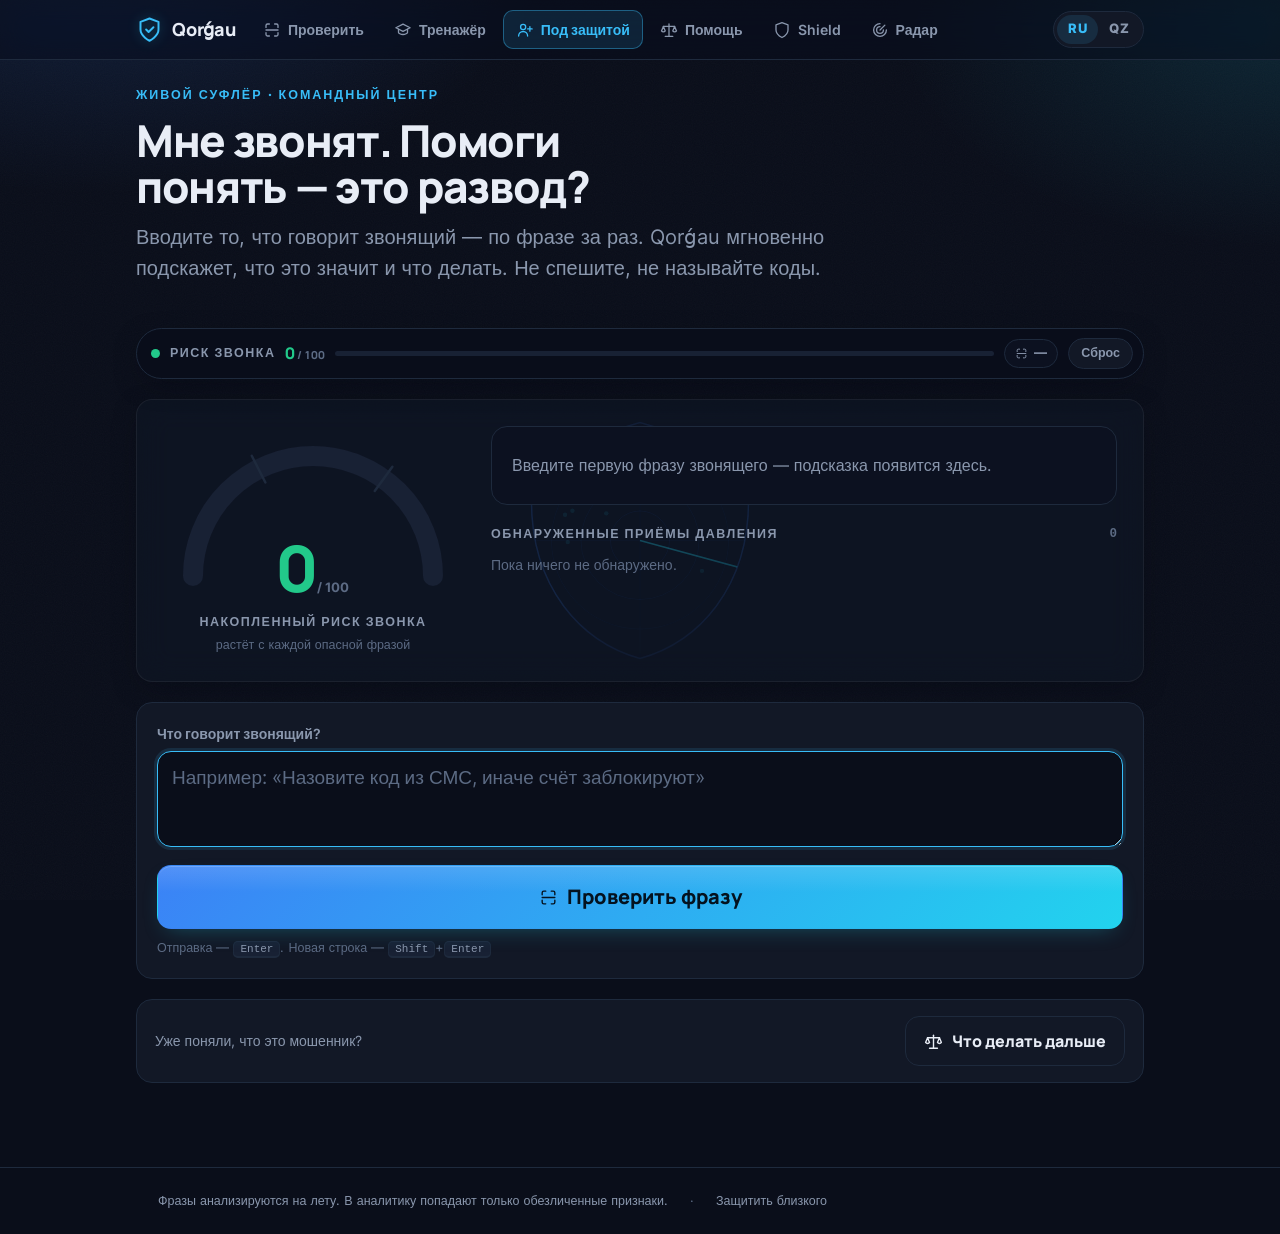
<file: web/live.html>
<!doctype html>
<html lang="ru">
<head>
<meta charset="utf-8"/>
<meta name="viewport" content="width=device-width, initial-scale=1, viewport-fit=cover"/>
<meta name="theme-color" content="#0A0E1A"/>
<title data-i18n-title="vTitle">Qorǵau — Мне звонят</title>
<meta name="description" content="Живой суфлёр Qorǵau во время звонка: вставляйте фразы звонящего и получайте мгновенную подсказку, что делать. Крупно и спокойно."/>
<link rel="icon" href="data:image/svg+xml,%3Csvg xmlns='http://www.w3.org/2000/svg' viewBox='0 0 24 24' fill='none' stroke='%2338BDF8' stroke-width='1.75' stroke-linecap='round' stroke-linejoin='round'%3E%3Cpath d='M12 22s8-4 8-10V5.2l-8-3-8 3V12c0 6 8 10 8 10Z'/%3E%3Cpath d='M9 12l2.2 2.2L15.5 10'/%3E%3C/svg%3E"/>
<script>document.documentElement.classList.add('has-js');</script>
<link rel="preload" href="assets/fonts/manrope-latin.woff2" as="font" type="font/woff2" crossorigin/>
<link rel="preload" href="assets/fonts/inter-latin.woff2" as="font" type="font/woff2" crossorigin/>
<link rel="stylesheet" href="assets/app.css"/>
<script src="assets/app.js" defer></script>
<style>
  /* ══ live.html — КОМАНДНЫЙ ЦЕНТР «Мне звонят». Ставка на скорость и читаемость.
        Все цвета/радиусы/шрифты — токены ядра (app.css). ══════════════════ */

  .live-head{padding:26px 0 4px}
  .live-head h1{font-size:clamp(28px,6.6vw,44px);line-height:1.06;max-width:17ch;letter-spacing:-.03em}
  .live-head .lead{margin-top:12px;max-width:54ch}

  /* ── HUD: тонкая липкая полоса состояния линии ───────────────────────── */
  .hud{position:sticky;top:0;z-index:30;margin-bottom:16px;
    display:flex;align-items:center;gap:10px;flex-wrap:wrap;
    padding:9px 10px 9px 14px;border:1px solid var(--hairline);border-radius:var(--r-pill);
    background:rgba(10,14,26,.78);box-shadow:var(--shadow-glass)}
  @supports((-webkit-backdrop-filter:blur(0)) or (backdrop-filter:blur(0))){
    .hud{-webkit-backdrop-filter:blur(14px) saturate(1.3);backdrop-filter:blur(14px) saturate(1.3)}
  }
  .hud-dot{width:9px;height:9px;border-radius:50%;flex:none;background:var(--muted-2);
    transition:background-color .35s var(--ease),box-shadow .35s var(--ease)}
  .hud-lbl{font-size:var(--fs-6);font-weight:800;letter-spacing:.12em;text-transform:uppercase;
    color:var(--muted);white-space:nowrap}
  .hud-val{font-family:var(--font-display);font-weight:800;font-size:16px;line-height:1;
    font-variant-numeric:tabular-nums;color:var(--muted);transition:color .35s var(--ease)}
  .hud-val .of{font-size:11px;color:var(--muted-2);font-weight:700}
  .hud-track{flex:1 1 90px;min-width:70px;height:5px;border-radius:var(--r-pill);
    background:var(--surface-2);overflow:hidden}
  .hud-fill{display:block;height:100%;width:0;border-radius:var(--r-pill);background:var(--risk-low);
    transition:width .7s var(--ease),background-color .4s var(--ease)}
  .hud-reset{flex:none;border:1px solid var(--hairline);background:var(--surface);color:var(--muted);
    border-radius:var(--r-pill);padding:5px 12px;font-size:var(--fs-6);font-weight:700;cursor:pointer;
    transition:color .18s,border-color .18s,background-color .18s}
  .hud-reset:hover{color:var(--accent);border-color:var(--accent-line);background:var(--accent-soft)}
  .hud[data-level="ok"] .hud-dot{background:var(--risk-low)}
  .hud[data-level="ok"] .hud-val{color:var(--risk-low)}
  .hud[data-level="warn"] .hud-dot{background:var(--risk-med)}
  .hud[data-level="warn"] .hud-val{color:var(--risk-med)}
  .hud[data-level="warn"] .hud-fill{background:var(--risk-med)}
  .hud[data-level="danger"] .hud-dot{background:var(--risk-high);box-shadow:0 0 12px var(--risk-high-glow)}
  .hud[data-level="danger"] .hud-val{color:var(--risk-high)}
  .hud[data-level="danger"] .hud-fill{background:var(--risk-high)}

  /* индикатор скорости отклика */
  .lat{display:inline-flex;align-items:center;gap:6px;flex:none;padding:4px 10px;
    border-radius:var(--r-pill);border:1px solid var(--hairline);background:var(--bg-2);
    font-size:var(--fs-6);font-weight:700;color:var(--muted);font-variant-numeric:tabular-nums;
    white-space:nowrap;transition:color .25s,border-color .25s,background-color .25s}
  .lat .ic{width:13px;height:13px}
  .lat.fast{color:var(--risk-low);border-color:rgba(34,201,138,.35);background:var(--risk-low-soft)}
  .lat.slow{color:var(--risk-med);border-color:rgba(255,176,32,.35);background:var(--risk-med-soft)}
  .lat.live{color:var(--accent);border-color:var(--accent-line);background:var(--accent-soft)}
  .lat.live .ic{animation:qg-rot 1s linear infinite}

  /* ── Консоль: фон-радар + гейдж + текущая подсказка ───────────────────── */
  .console{position:relative;overflow:hidden;padding:20px}
  @media(min-width:760px){.console{padding:26px}}
  .console-bg{position:absolute;inset:0;z-index:0;pointer-events:none;opacity:.55;
    mask-image:radial-gradient(105% 92% at 24% 46%,#000 30%,transparent 78%);
    -webkit-mask-image:radial-gradient(105% 92% at 24% 46%,#000 30%,transparent 78%)}
  .console-bg canvas{width:100%;height:100%;display:block}
  .console-in{position:relative;z-index:1}

  .cgrid{display:grid;gap:20px}
  @media(min-width:860px){.cgrid{grid-template-columns:300px 1fr;align-items:start;gap:28px}}

  /* Крупный накопительный гейдж */
  .cg{position:relative;width:min(300px,86vw);margin:0 auto}
  .cg svg{width:100%;height:auto;overflow:visible}
  .cg .cg-track{fill:none;stroke:var(--surface-2);stroke-width:16;stroke-linecap:round}
  .cg .cg-tick{stroke:var(--hairline);stroke-width:2;stroke-linecap:round}
  .cg .cg-arc{fill:none;stroke:var(--risk-low);stroke-width:16;stroke-linecap:round;
    stroke-dasharray:301.59;stroke-dashoffset:301.59;
    transition:stroke-dashoffset .75s var(--ease),stroke .45s var(--ease)}
  .cg .cg-read{position:absolute;left:0;right:0;bottom:4px;text-align:center;pointer-events:none}
  .cg .cg-num{font-family:var(--font-display);font-size:clamp(48px,15vw,64px);font-weight:800;
    line-height:.95;letter-spacing:-.04em;font-variant-numeric:tabular-nums;color:var(--muted);
    transition:color .45s var(--ease)}
  .cg .cg-of{font-size:var(--fs-6);color:var(--muted-2);font-weight:700}
  .cg-cap{text-align:center;margin-top:10px}
  .cg-cap .t{font-size:var(--fs-6);font-weight:800;letter-spacing:.12em;text-transform:uppercase;
    color:var(--muted)}
  .cg-cap .s{font-size:var(--fs-6);color:var(--muted-2);margin-top:4px}
  .cg[data-level="ok"] .cg-arc{stroke:var(--risk-low)} .cg[data-level="ok"] .cg-num{color:var(--risk-low)}
  .cg[data-level="warn"] .cg-arc{stroke:var(--risk-med)} .cg[data-level="warn"] .cg-num{color:var(--risk-med)}
  .cg[data-level="danger"] .cg-arc{stroke:var(--risk-high);filter:drop-shadow(0 0 8px var(--risk-high-glow))}
  .cg[data-level="danger"] .cg-num{color:var(--risk-high);text-shadow:0 0 26px var(--risk-high-glow)}

  /* ── АЛЕРТ: огромная директива «ПОЛОЖИТЕ ТРУБКУ» ──────────────────────── */
  .alertbar{display:none;margin-bottom:18px;padding:18px 20px;border-radius:var(--r);
    border:1.5px solid rgba(255,77,94,.55);background:linear-gradient(180deg,rgba(255,77,94,.16),rgba(255,77,94,.05))}
  .alertbar.on{display:block;animation:qg-alert-in .35s var(--ease),qg-alert-pulse 1.7s var(--ease) .35s infinite}
  .alertbar .ab-k{display:flex;align-items:center;gap:8px;font-size:var(--fs-6);font-weight:800;
    letter-spacing:.16em;text-transform:uppercase;color:var(--risk-high)}
  .alertbar .ab-k .ic{width:16px;height:16px}
  .alertbar .ab-t{margin-top:8px;font-family:var(--font-display);font-weight:800;
    font-size:clamp(30px,8.6vw,58px);line-height:1;letter-spacing:-.03em;color:#FFE1E5;
    text-shadow:0 0 34px var(--risk-high-glow)}
  .alertbar .ab-s{margin-top:10px;font-size:clamp(15px,4vw,18px);line-height:1.5;color:#FFC2CA}
  @keyframes qg-alert-in{from{opacity:0;transform:translateY(-8px) scale(.985)}to{opacity:1;transform:none}}
  @keyframes qg-alert-pulse{
    0%,100%{box-shadow:0 0 0 1px rgba(255,77,94,.2),0 0 24px -6px var(--risk-high-glow)}
    50%{box-shadow:0 0 0 1px rgba(255,77,94,.5),0 0 46px 0 var(--risk-high-glow)}}

  /* ── Текущая подсказка ────────────────────────────────────────────────── */
  .cue{border-radius:var(--r);border:1px solid var(--hairline);background:var(--bg-2);
    padding:20px;transition:border-color .3s var(--ease),background-color .3s var(--ease)}
  .cue.enter{animation:qg-cue-in .4s var(--ease)}
  @keyframes qg-cue-in{from{opacity:0;transform:translateY(10px)}to{opacity:1;transform:none}}
  .cue-scan{margin-bottom:14px}
  .cue-top{display:flex;align-items:center;gap:14px}
  .cue-ic{width:52px;height:52px;flex:none;border-radius:var(--r-md);display:grid;place-items:center;
    background:var(--surface-2);color:var(--muted)}
  .cue-ic .ic{width:28px;height:28px}
  .cue-title{font-family:var(--font-display);font-size:clamp(19px,4.6vw,25px);font-weight:800;
    line-height:1.15;letter-spacing:-.02em}
  .cue-hint{font-size:clamp(16px,4.2vw,20px);line-height:1.5;margin-top:14px;color:var(--txt)}
  .cue-idle{color:var(--muted);font-size:var(--fs-4);line-height:1.6;padding:6px 0}
  .cue-idle b{color:var(--txt);font-weight:700}
  .cue.pending{opacity:.6}
  .cue[data-level="danger"]{border-color:rgba(255,77,94,.45);background:var(--risk-high-soft)}
  .cue[data-level="danger"] .cue-ic{background:rgba(255,77,94,.16);color:var(--risk-high)}
  .cue[data-level="danger"] .cue-title{color:#FFC2CA}
  .cue[data-level="warn"]{border-color:rgba(255,176,32,.4);background:var(--risk-med-soft)}
  .cue[data-level="warn"] .cue-ic{background:rgba(255,176,32,.16);color:var(--risk-med)}
  .cue[data-level="warn"] .cue-title{color:#FFD88A}
  .cue[data-level="ok"]{border-color:rgba(34,201,138,.4);background:var(--risk-low-soft)}
  .cue[data-level="ok"] .cue-ic{background:rgba(34,201,138,.16);color:var(--risk-low)}
  .cue[data-level="ok"] .cue-title{color:#A6EBCB}

  /* ── Панель манипуляций: чипы ЗАГОРАЮТСЯ по мере обнаружения ─────────── */
  .manip{margin-top:20px}
  .manip-h{display:flex;align-items:center;justify-content:space-between;gap:12px;
    font-size:var(--fs-6);font-weight:800;letter-spacing:.12em;text-transform:uppercase;
    color:var(--muted);margin-bottom:10px}
  .manip-n{font-family:var(--mono);color:var(--muted-2);letter-spacing:0}
  .manip-list{display:flex;flex-wrap:wrap;gap:8px}
  .manip-empty{color:var(--muted-2);font-size:var(--fs-5)}
  .m-chip{display:inline-flex;align-items:center;gap:7px;border-radius:var(--r-pill);
    padding:7px 13px;font-size:var(--fs-6);font-weight:700;
    border:1px solid rgba(255,77,94,.35);background:var(--risk-high-soft);color:#FFB3BC;
    animation:qg-chip-in .42s var(--ease)}
  .m-chip .ic{width:14px;height:14px;flex:none;color:var(--risk-high)}
  @keyframes qg-chip-in{
    0%{opacity:0;transform:scale(.86) translateY(6px);box-shadow:0 0 0 0 var(--risk-high-glow)}
    55%{opacity:1;transform:scale(1.04);box-shadow:0 0 20px -2px var(--risk-high-glow)}
    100%{opacity:1;transform:none;box-shadow:0 0 0 0 rgba(255,77,94,0)}}

  /* ── Ввод фразы ───────────────────────────────────────────────────────── */
  #phrase{min-height:96px;font-size:clamp(16px,4.2vw,19px);line-height:1.5}
  .phrase-actions{display:flex;gap:10px;margin-top:12px;flex-wrap:wrap}
  .phrase-actions .btn{flex:1 1 220px}
  .kbd-hint{font-size:var(--fs-6);color:var(--muted-2);margin-top:10px}
  .kbd-hint kbd{background:var(--surface-2);border:1px solid var(--hairline);border-bottom-width:2px;
    border-radius:5px;padding:1px 6px;font-family:var(--mono);font-size:11px;color:var(--muted)}

  /* ── Панель «что дальше» ──────────────────────────────────────────────── */
  .panic{display:flex;gap:12px;align-items:center;justify-content:space-between;flex-wrap:wrap;
    padding:16px 18px;transition:border-color .3s var(--ease),background-color .3s var(--ease)}
  .panic.hot{border-color:rgba(255,77,94,.45);background:var(--risk-high-soft)}

  /* ── Лента истории ────────────────────────────────────────────────────── */
  .hist-h{display:flex;align-items:center;justify-content:space-between;gap:12px;
    font-size:var(--fs-6);font-weight:800;letter-spacing:.12em;text-transform:uppercase;
    color:var(--muted);margin-bottom:10px}
  .hist-clear{background:none;border:0;color:var(--muted-2);cursor:pointer;font-size:var(--fs-6);
    text-transform:none;letter-spacing:0;font-weight:700;padding:0}
  .hist-clear:hover{color:var(--accent)}
  .hist{list-style:none;margin:0;padding:0;display:flex;flex-direction:column;gap:8px}
  .hi{display:flex;gap:12px;align-items:flex-start;padding:12px 14px;background:var(--surface);
    border:1px solid var(--hairline);border-radius:var(--r-md);animation:qg-hi-in .38s var(--ease)}
  @keyframes qg-hi-in{from{opacity:0;transform:translateY(-6px)}to{opacity:1;transform:none}}
  .hi-rail{flex:none;display:flex;flex-direction:column;align-items:center;gap:6px;padding-top:3px}
  .hi-dot{width:10px;height:10px;border-radius:50%;background:var(--muted-2)}
  .hi[data-level="danger"] .hi-dot{background:var(--risk-high);box-shadow:0 0 10px var(--risk-high-glow)}
  .hi[data-level="warn"] .hi-dot{background:var(--risk-med)}
  .hi[data-level="ok"] .hi-dot{background:var(--risk-low)}
  .hi-b{min-width:0;flex:1}
  .hi-phrase{font-size:var(--fs-5);color:var(--txt);word-break:break-word;line-height:1.5}
  .hi-meta{display:flex;gap:10px;align-items:center;flex-wrap:wrap;font-size:var(--fs-6);
    color:var(--muted);margin-top:4px}
  .hi-time{font-family:var(--mono);color:var(--muted-2)}
  .hi[data-level="danger"] .hi-tag{color:#FFB3BC}
  .hi[data-level="warn"] .hi-tag{color:#FFD88A}
  .hi[data-level="ok"] .hi-tag{color:#A6EBCB}

  @media(prefers-reduced-motion:reduce){
    .alertbar.on{animation:none;box-shadow:0 0 0 1px rgba(255,77,94,.45)}
    .m-chip,.hi,.cue.enter{animation:none}
    .lat.live .ic{animation:none}
  }
</style>
</head>
<body>

<div id="nav"></div>

<main>
  <section class="container wide">
    <div class="live-head stack">
      <div class="eyebrow accent" data-i18n="vEyebrow">Живой суфлёр · командный центр</div>
      <h1 data-i18n="vHeroTitle">Мне звонят. Помоги понять — это развод?</h1>
      <p class="lead" data-i18n="vHeroLead">Вводите то, что говорит звонящий — по фразе за раз. Qorǵau мгновенно подскажет, что это значит и что делать. Не спешите, не называйте коды.</p>
    </div>
  </section>

  <section class="container wide">
    <div class="stack lg" style="padding-bottom:24px">

      <!-- ── HUD состояния линии (липкий) ── -->
      <div class="hud" id="hud" data-level="ok" role="status" aria-live="polite">
        <span class="hud-dot" aria-hidden="true"></span>
        <span class="hud-lbl" data-i18n="vHudLabel">Риск звонка</span>
        <span class="hud-val"><span id="hudNum">0</span><span class="of"> / 100</span></span>
        <span class="hud-track" aria-hidden="true"><span class="hud-fill" id="hudFill"></span></span>
        <span class="lat" id="lat" hidden><span data-icon="scan"></span><span id="latTxt">—</span></span>
        <button class="hud-reset" id="hudReset" type="button" data-i18n="vReset">Сброс</button>
      </div>

      <!-- ── КОНСОЛЬ: радар-фон + гейдж + подсказка ── -->
      <div class="card glass console" id="console">
        <div class="console-bg" aria-hidden="true"><canvas id="liveRadar"></canvas></div>
        <div class="console-in">

          <!-- ОГРОМНАЯ директива при danger -->
          <div class="alertbar" id="alertBar" role="alert">
            <div class="ab-k"><span data-icon="alert"></span><span data-i18n="vAlertKicker">Опасность · действуйте сейчас</span></div>
            <div class="ab-t" id="alertTitle" data-i18n="vHang">ПОЛОЖИТЕ ТРУБКУ</div>
            <div class="ab-s" data-i18n="vAlertSub">Не называйте коды из СМС, не переводите деньги, не устанавливайте приложения. Перезвоните в банк сами — по номеру с карты.</div>
          </div>

          <div class="cgrid">
            <!-- Накопительный гейдж -->
            <div>
              <div class="cg" id="cum" data-level="ok" role="img" aria-labelledby="cgTitle">
                <svg viewBox="0 0 240 142" aria-hidden="true">
                  <title id="cgTitle" data-i18n="vCumLabel">Накопленный риск звонка</title>
                  <path class="cg-track" d="M 24 120 A 96 96 0 0 1 216 120"/>
                  <line class="cg-tick" x1="81.9" y1="45.2" x2="71.0" y2="23.8"/>
                  <line class="cg-tick" x1="169.4" y1="52.0" x2="183.5" y2="32.6"/>
                  <path class="cg-arc" id="cumArc" d="M 24 120 A 96 96 0 0 1 216 120"/>
                </svg>
                <div class="cg-read"><span class="cg-num" id="cumNum">0</span><span class="cg-of"> / 100</span></div>
              </div>
              <div class="cg-cap">
                <div class="t" data-i18n="vCumLabel">Накопленный риск звонка</div>
                <div class="s" data-i18n="vCumSub">растёт с каждой опасной фразой</div>
              </div>
            </div>

            <!-- Текущая подсказка -->
            <div>
              <div class="cue" id="cue" data-level="idle">
                <div class="cue-scan hidden" id="cueScan"></div>
                <div class="cue-idle" id="cueIdle" data-i18n="vIdle">Введите первую фразу звонящего — подсказка появится здесь.</div>
                <div id="cueBody" class="hidden">
                  <div class="cue-top">
                    <span class="cue-ic" id="cueIc"></span>
                    <div class="cue-title" id="cueTitle"></div>
                  </div>
                  <div class="cue-hint" id="cueHint"></div>
                </div>
              </div>

              <!-- Панель манипуляций -->
              <div class="manip">
                <div class="manip-h">
                  <span data-i18n="vManipH">Обнаруженные приёмы давления</span>
                  <span class="manip-n" id="manipN">0</span>
                </div>
                <div class="manip-list" id="manipList">
                  <span class="manip-empty" id="manipEmpty" data-i18n="vManipEmpty">Пока ничего не обнаружено.</span>
                </div>
              </div>
            </div>
          </div>

        </div>
      </div>

      <!-- ── Ввод фразы ── -->
      <div class="card pad">
        <div class="field phrase-box">
          <span class="label" data-i18n="vPhraseLabel">Что говорит звонящий?</span>
          <div class="control">
            <textarea id="phrase" class="textarea" data-i18n-ph="vPhrasePh" enterkeyhint="send"></textarea>
          </div>
          <div class="phrase-actions">
            <button class="btn lg magnetic" id="checkBtn" type="button">
              <span class="spin"></span><span data-icon="scan"></span><span id="checkLbl" data-i18n="vCheck">Проверить фразу</span>
            </button>
          </div>
          <div class="kbd-hint"><span data-i18n="vEnterHint">Отправка —</span> <kbd>Enter</kbd>. <span data-i18n="vShiftHint">Новая строка —</span> <kbd>Shift</kbd>+<kbd>Enter</kbd></div>
        </div>
      </div>

      <!-- ── Что дальше ── -->
      <div class="card panic" id="panic">
        <span class="text-5 muted" data-i18n="vPanicQ">Уже поняли, что это мошенник?</span>
        <a class="btn subtle" href="help.html">
          <span data-icon="scales"></span><span data-i18n="vPanicCta">Что делать дальше</span>
        </a>
      </div>

      <!-- ── История звонка ── -->
      <div id="histWrap" class="hidden">
        <div class="hist-h">
          <span data-i18n="vHistH">История звонка</span>
          <button class="hist-clear" id="histClear" type="button" data-i18n="vHistClear">Сбросить звонок</button>
        </div>
        <ul class="hist" id="hist"></ul>
      </div>

    </div>
  </section>
</main>

<footer class="qg-footer">
  <div class="qg-footer-in">
    <span data-icon="shield-check"></span>
    <span data-i18n="vFoot">Фразы анализируются на лету. В аналитику попадают только обезличенные признаки.</span>
    <span class="sep">·</span>
    <a href="guard.html" data-i18n="vFootGuard">Защитить близкого</a>
  </div>
</footer>

<script defer>
addEventListener('DOMContentLoaded', function () {
  var Q = window.Qorgau;
  var el = Q.el;

  Q.i18n.extend({
    ru: {
      vTitle: 'Qorǵau — Мне звонят',
      vEyebrow: 'Живой суфлёр · командный центр',
      vHeroTitle: 'Мне звонят. Помоги понять — это развод?',
      vHeroLead: 'Вводите то, что говорит звонящий — по фразе за раз. Qorǵau мгновенно подскажет, что это значит и что делать. Не спешите, не называйте коды.',
      vHudLabel: 'Риск звонка',
      vReset: 'Сброс',
      vCumLabel: 'Накопленный риск звонка',
      vCumSub: 'растёт с каждой опасной фразой',
      vAlertKicker: 'Опасность · действуйте сейчас',
      vAlertSub: 'Не называйте коды из СМС, не переводите деньги, не устанавливайте приложения. Перезвоните в банк сами — по номеру с карты.',
      vManipH: 'Обнаруженные приёмы давления',
      vManipEmpty: 'Пока ничего не обнаружено.',
      vPhraseLabel: 'Что говорит звонящий?',
      vPhrasePh: 'Например: «Назовите код из СМС, иначе счёт заблокируют»',
      vCheck: 'Проверить фразу',
      vChecking: 'Проверяю…',
      vEnterHint: 'Отправка —', vShiftHint: 'Новая строка —',
      vIdle: 'Введите первую фразу звонящего — подсказка появится здесь.',
      vPanicQ: 'Уже поняли, что это мошенник?',
      vPanicCta: 'Что делать дальше',
      vHistH: 'История звонка',
      vHistClear: 'Сбросить звонок',
      vFoot: 'Фразы анализируются на лету. В аналитику попадают только обезличенные признаки.',
      vFootGuard: 'Защитить близкого',
      vEmpty: 'Сначала введите фразу звонящего.',
      vErr: 'Не удалось проверить фразу. Попробуйте ещё раз.',
      vHang: 'ПОЛОЖИТЕ ТРУБКУ',
      vLatLive: 'анализ…',
      vLatSec: 'с',
      vLatCap: 'отклик',
      vTagDanger: 'Опасно', vTagWarn: 'Осторожно', vTagOk: 'Пока безопасно'
    },
    kz: {
      vTitle: 'Qorǵau — Маған қоңырау шалып жатыр',
      vEyebrow: 'Тірі кеңесші · командалық орталық',
      vHeroTitle: 'Маған қоңырау шалып жатыр. Бұл алаяқтық па?',
      vHeroLead: 'Қоңырау шалушы айтқанды енгізіңіз — бір фразадан. Qorǵau оның мәнін және не істеу керегін бірден айтады. Асықпаңыз, код айтпаңыз.',
      vHudLabel: 'Қоңырау қаупі',
      vReset: 'Тазалау',
      vCumLabel: 'Қоңыраудың жинақталған қаупі',
      vCumSub: 'әр қауіпті фразамен өседі',
      vAlertKicker: 'Қауіп · дәл қазір әрекет етіңіз',
      vAlertSub: 'СМС кодын айтпаңыз, ақша аудармаңыз, қолданба орнатпаңыз. Банкке өзіңіз қоңырау шалыңыз — картадағы нөмір бойынша.',
      vManipH: 'Анықталған қысым тәсілдері',
      vManipEmpty: 'Әзірге ештеңе анықталған жоқ.',
      vPhraseLabel: 'Қоңырау шалушы не айтып жатыр?',
      vPhrasePh: 'Мысалы: «СМС кодын айтыңыз, әйтпесе шот бұғатталады»',
      vCheck: 'Фразаны тексеру',
      vChecking: 'Тексеріп жатырмын…',
      vEnterHint: 'Жіберу —', vShiftHint: 'Жаңа жол —',
      vIdle: 'Қоңырау шалушының алғашқы фразасын енгізіңіз — кеңес осында шығады.',
      vPanicQ: 'Бұл алаяқ екенін түсіндіңіз бе?',
      vPanicCta: 'Әрі қарай не істеу',
      vHistH: 'Қоңырау тарихы',
      vHistClear: 'Қоңырауды тазалау',
      vFoot: 'Фразалар ағымда талданады. Аналитикаға тек иесіздендірілген белгілер түседі.',
      vFootGuard: 'Жақынды қорғау',
      vEmpty: 'Алдымен қоңырау шалушының фразасын енгізіңіз.',
      vErr: 'Фразаны тексеру мүмкін болмады. Қайталап көріңіз.',
      vHang: 'ТРУБКАНЫ ҚОЙЫҢЫЗ',
      vLatLive: 'талдау…',
      vLatSec: 'с',
      vLatCap: 'жауап',
      vTagDanger: 'Қауіпті', vTagWarn: 'Абай болыңыз', vTagOk: 'Әзірге қауіпсіз'
    }
  });

  Q.mountNav('#nav', 'guard');
  Q.i18n.apply();
  document.querySelectorAll('[data-icon]').forEach(function (slot) {
    slot.appendChild(Q.icon(slot.getAttribute('data-icon')));
  });

  /* Сигнатурный фон командного экрана — приглушённый щит-радар */
  var radarCanvas = document.getElementById('liveRadar');
  if (radarCanvas) Q.shieldRadar(radarCanvas, { speed: .85 });

  /* ── состояние сессии (контракт API не менялся) ── */
  var sessionId = '';
  var history = [];          // строки фраз
  var busy = false;

  var phrase = document.getElementById('phrase');
  var checkBtn = document.getElementById('checkBtn');
  var checkLbl = document.getElementById('checkLbl');
  var cue = document.getElementById('cue');
  var cueIdle = document.getElementById('cueIdle');
  var cueBody = document.getElementById('cueBody');
  var cueScan = document.getElementById('cueScan');
  var cueIc = document.getElementById('cueIc');
  var cueTitle = document.getElementById('cueTitle');
  var cueHint = document.getElementById('cueHint');
  var cum = document.getElementById('cum');
  var cumNum = document.getElementById('cumNum');
  var cumArc = document.getElementById('cumArc');
  var hud = document.getElementById('hud');
  var hudNum = document.getElementById('hudNum');
  var hudFill = document.getElementById('hudFill');
  var alertBar = document.getElementById('alertBar');
  var panic = document.getElementById('panic');
  var manipList = document.getElementById('manipList');
  var manipEmpty = document.getElementById('manipEmpty');
  var manipN = document.getElementById('manipN');
  var lat = document.getElementById('lat');
  var latTxt = document.getElementById('latTxt');
  var histWrap = document.getElementById('histWrap');
  var hist = document.getElementById('hist');

  var LEVEL_IC = { danger: 'alert', warn: 'alert', ok: 'check' };
  var ARC_LEN = 301.59;      // длина дуги гейджа (π·96)
  var cumPrev = 0;           // предыдущее значение — гейдж растёт плавно, без сброса
  var seenManips = Object.create(null);
  var manipCount = 0;

  function lvl(v) { return (v === 'danger' || v === 'warn' || v === 'ok') ? v : 'ok'; }

  /* ── Накопительный гейдж: плавный рост от предыдущего значения ── */
  function setCum(val) {
    val = Math.max(0, Math.min(100, Math.round(Number(val) || 0)));
    var level = val >= 70 ? 'danger' : (val >= 35 ? 'warn' : 'ok');
    cum.setAttribute('data-level', level);
    hud.setAttribute('data-level', level);
    cumArc.style.strokeDashoffset = String(ARC_LEN * (1 - val / 100));
    hudFill.style.width = val + '%';
    Q.countUp(cumNum, val, { from: cumPrev, duration: 750, group: false });
    Q.countUp(hudNum, val, { from: cumPrev, duration: 750, group: false });
    cumPrev = val;
  }

  /* ── Чипы манипуляций: загораются по мере обнаружения, не гаснут ── */
  function lightManipulations(list) {
    (Array.isArray(list) ? list : []).forEach(function (m) {
      var key = String(m).trim();
      if (!key || seenManips[key]) return;
      seenManips[key] = true;
      manipCount++;
      if (manipEmpty.parentNode) manipEmpty.remove();
      var chip = el('span', 'm-chip');
      chip.appendChild(Q.icon('alert'));
      chip.appendChild(el('span', null, key));
      manipList.appendChild(chip);
    });
    manipN.textContent = String(manipCount);
  }

  function renderCue(d) {
    var level = lvl(d.level);
    cue.setAttribute('data-level', level);
    cue.classList.remove('pending');
    cueIdle.classList.add('hidden');
    cueBody.classList.remove('hidden');

    cueIc.textContent = '';
    cueIc.appendChild(Q.icon(LEVEL_IC[level]));
    cueTitle.textContent = d.title || '';
    cueHint.textContent = d.hint || '';

    // алерт-состояние: огромная директива + горячая панель «что дальше»
    alertBar.classList.toggle('on', level === 'danger');
    panic.classList.toggle('hot', level === 'danger');

    cue.classList.remove('enter'); void cue.offsetWidth; cue.classList.add('enter');
  }

  function timeNow() {
    try {
      return new Date().toLocaleTimeString(Q.i18n.lang === 'kz' ? 'kk-KZ' : 'ru-RU',
        { hour: '2-digit', minute: '2-digit', second: '2-digit' });
    } catch (_) { return ''; }
  }

  function pushHistory(text, level) {
    histWrap.classList.remove('hidden');
    var li = el('li', 'hi');
    li.setAttribute('data-level', lvl(level));
    var rail = el('div', 'hi-rail'); rail.appendChild(el('span', 'hi-dot'));
    li.appendChild(rail);
    var b = el('div', 'hi-b');
    b.appendChild(el('div', 'hi-phrase', text));
    var meta = el('div', 'hi-meta');
    meta.appendChild(el('span', 'hi-tag', Q.i18n.t(
      level === 'danger' ? 'vTagDanger' : (level === 'warn' ? 'vTagWarn' : 'vTagOk'))));
    meta.appendChild(el('span', 'hi-time', timeNow()));
    b.appendChild(meta);
    li.appendChild(b);
    hist.insertBefore(li, hist.firstChild); // новые сверху
  }

  /* ── Индикатор скорости отклика (цель ≤ 1,5 с) ── */
  function latStart() {
    lat.hidden = false;
    lat.className = 'lat live';
    latTxt.textContent = Q.i18n.t('vLatLive');
  }
  function latDone(ms) {
    var sec = Math.max(0.05, ms / 1000);
    lat.className = 'lat ' + (sec <= 1.5 ? 'fast' : 'slow');
    latTxt.textContent = Q.i18n.t('vLatCap') + ' ' +
      sec.toFixed(sec < 10 ? 2 : 1).replace('.', ',') + ' ' + Q.i18n.t('vLatSec');
  }
  function latReset() { lat.hidden = true; lat.className = 'lat'; latTxt.textContent = '—'; }

  async function check() {
    if (busy) return;
    var text = (phrase.value || '').trim();
    if (!text) { Q.toast(Q.i18n.t('vEmpty'), 'warn'); phrase.focus(); return; }

    busy = true;
    checkBtn.classList.add('busy');
    checkLbl.textContent = Q.i18n.t('vChecking');
    cue.classList.add('pending');   // мягкое затемнение прежнего результата, UI не блокируем
    cueScan.classList.remove('hidden');
    var scan = Q.scanLoader(cueScan);
    latStart();
    var t0 = performance.now();

    try {
      var d = await Q.fetchJSON('/live/hint', {
        method: 'POST',
        headers: { 'Content-Type': 'application/json' },
        body: JSON.stringify({ session_id: sessionId, phrase: text, history: history.slice(-12) })
      });
      d = d || {};
      var level = lvl(d.level);
      if (d.session_id) sessionId = d.session_id;  // если бэк вернёт — держим сессию
      history.push(text);
      latDone(performance.now() - t0);
      renderCue(d);
      setCum(d.cumulative_risk);
      lightManipulations(d.manipulations);
      pushHistory(text, level);
      phrase.value = '';
      phrase.focus();
    } catch (e) {
      cue.classList.remove('pending');
      latReset();
      var msg = e && e.kind === 'rate' ? Q.i18n.t('errRate')
        : (e && e.kind === 'net' ? Q.i18n.t('errNet') : Q.i18n.t('vErr'));
      Q.toast(msg, 'error');
    }
    scan.stop();
    cueScan.classList.add('hidden');
    busy = false;
    checkBtn.classList.remove('busy');
    checkLbl.textContent = Q.i18n.t('vCheck');
  }

  checkBtn.addEventListener('click', check);
  phrase.addEventListener('keydown', function (e) {
    if (e.key === 'Enter' && !e.shiftKey) { e.preventDefault(); check(); }
  });

  function resetCall() {
    sessionId = ''; history = []; hist.textContent = '';
    histWrap.classList.add('hidden');
    cue.setAttribute('data-level', 'idle');
    cue.classList.remove('pending');
    cueBody.classList.add('hidden'); cueIdle.classList.remove('hidden');
    alertBar.classList.remove('on');
    panic.classList.remove('hot');
    manipList.textContent = '';
    manipList.appendChild(manipEmpty);
    seenManips = Object.create(null); manipCount = 0; manipN.textContent = '0';
    latReset();
    setCum(0);
    phrase.focus();
  }
  document.getElementById('histClear').addEventListener('click', resetCall);
  document.getElementById('hudReset').addEventListener('click', resetCall);

  // HUD липнет ровно под навигацией (высота навбара считается по факту)
  function placeHud() {
    var navEl = document.querySelector('.qg-nav');
    hud.style.top = (navEl ? navEl.offsetHeight : 56) + 'px';
  }
  placeHud();
  addEventListener('resize', placeHud, { passive: true });

  phrase.focus();
});
</script>
</body>
</html>
</file>
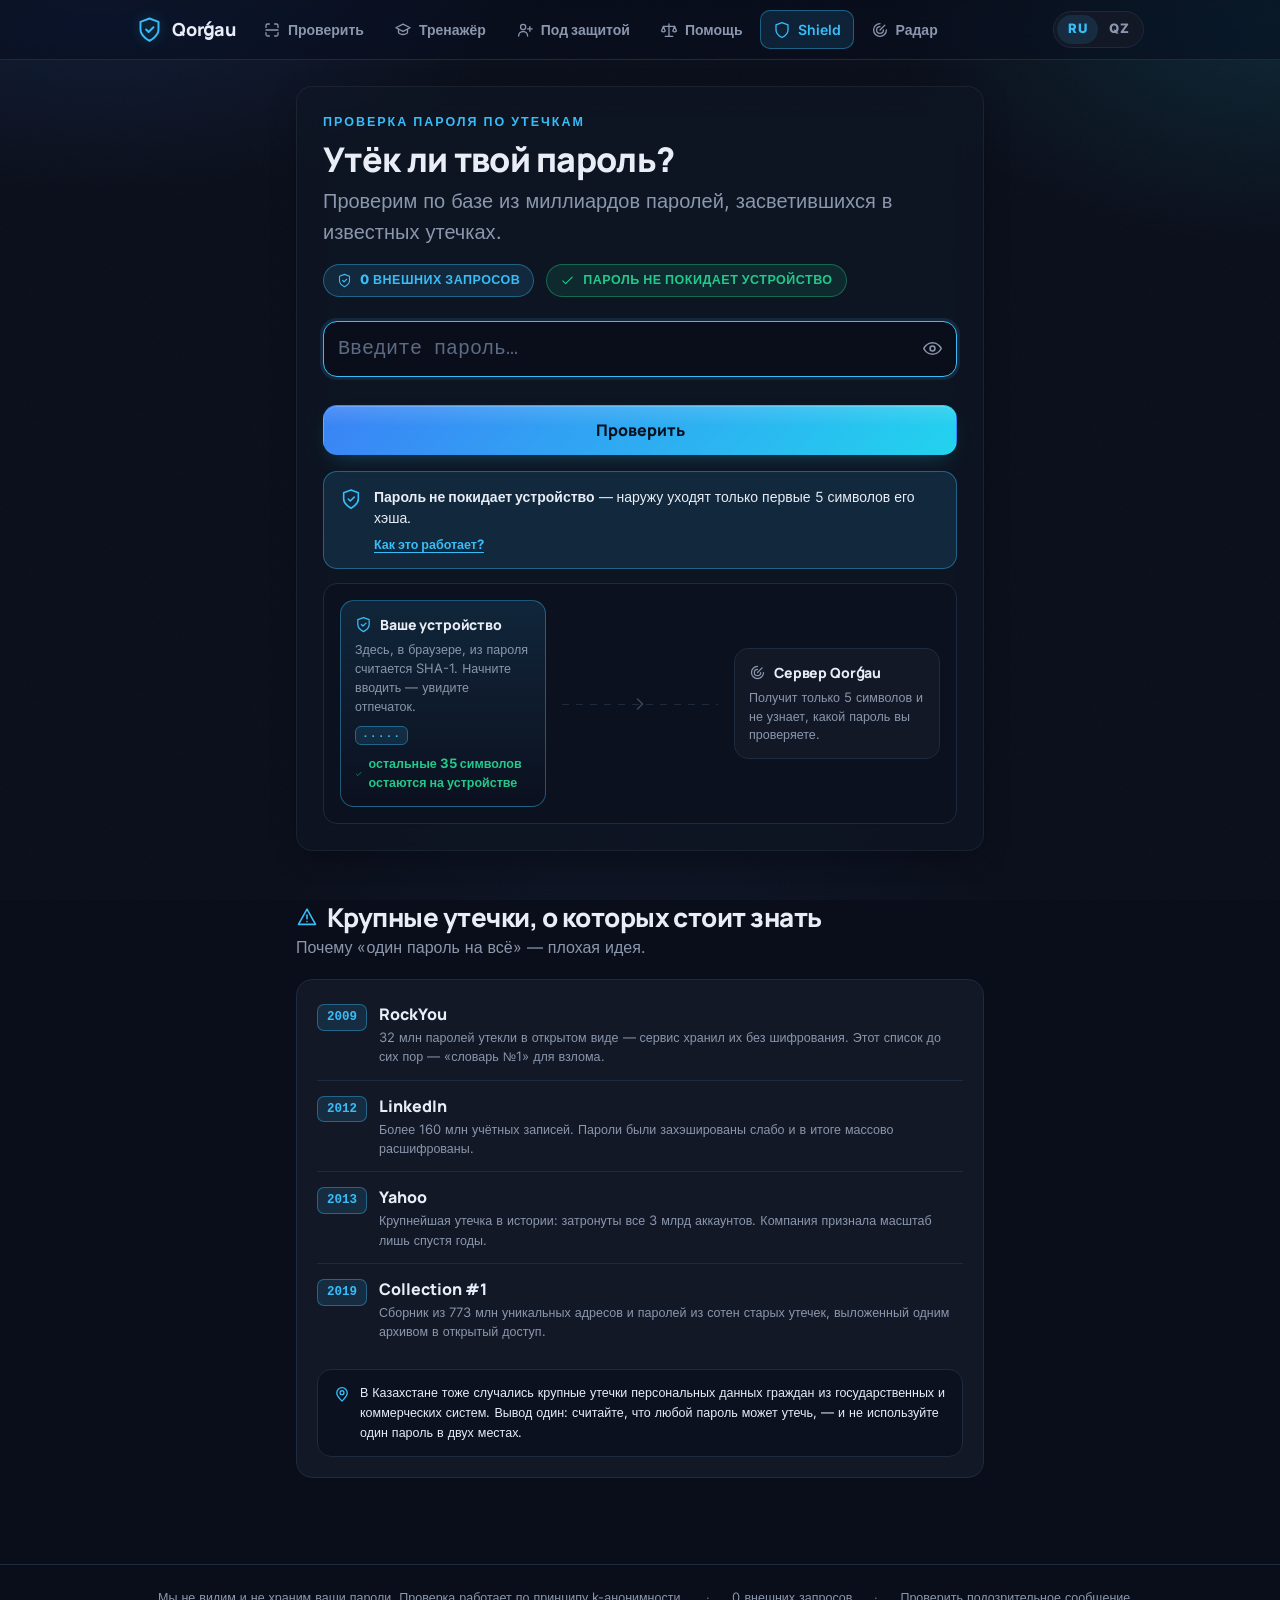
<file: web/password.html>
<!doctype html>
<html lang="ru">
<head>
<meta charset="utf-8"/>
<meta name="viewport" content="width=device-width, initial-scale=1, viewport-fit=cover"/>
<meta name="theme-color" content="#0A0E1A"/>
<title data-i18n-title="pwTitle">Qorǵau — утёк ли твой пароль?</title>
<meta name="description" content="Qorǵau — проверка пароля по базам утечек по принципу k-анонимности. Пароль не покидает устройство."/>
<link rel="icon" href="data:image/svg+xml,%3Csvg xmlns='http://www.w3.org/2000/svg' viewBox='0 0 24 24' fill='none' stroke='%2338BDF8' stroke-width='1.75' stroke-linecap='round' stroke-linejoin='round'%3E%3Cpath d='M12 22s8-4 8-10V5.2l-8-3-8 3V12c0 6 8 10 8 10Z'/%3E%3Cpath d='M9 12l2.2 2.2L15.5 10'/%3E%3C/svg%3E"/>
<script>document.documentElement.classList.add('has-js');</script>
<link rel="preload" href="assets/fonts/manrope-latin.woff2" as="font" type="font/woff2" crossorigin/>
<link rel="preload" href="assets/fonts/inter-latin.woff2" as="font" type="font/woff2" crossorigin/>
<link rel="stylesheet" href="assets/app.css"/>
<script src="assets/app.js" defer></script>
<style>
  .pw-control{position:relative}
  .pw-control .input{padding-right:46px;font-size:var(--fs-3);font-family:var(--mono)}
  .eye{position:absolute;right:6px;top:50%;transform:translateY(-50%);width:38px;height:38px;
    border:0;background:transparent;color:var(--muted);cursor:pointer;border-radius:8px;
    display:flex;align-items:center;justify-content:center;transition:color .18s}
  .eye:hover{color:var(--txt)}
  .eye svg{width:21px;height:21px}

  /* ---------- индикатор силы пароля (чистая клиентская эвристика) ---------- */
  .str{margin-top:12px;opacity:0;max-height:0;overflow:hidden;
    transition:opacity .3s var(--ease),max-height .3s var(--ease)}
  .str.show{opacity:1;max-height:220px}
  .str-bars{display:flex;gap:5px}
  .str-bars i{flex:1;height:5px;border-radius:var(--r-pill);background:var(--surface-2);
    transition:background .35s var(--ease)}
  .str-meta{display:flex;justify-content:space-between;gap:12px;align-items:baseline;margin-top:7px}
  .str-lbl{font-size:var(--fs-6);font-weight:800;letter-spacing:.04em;text-transform:uppercase}
  .str-bits{font-size:var(--fs-6);color:var(--muted-2);font-variant-numeric:tabular-nums}
  .str[data-lvl="0"] .str-lbl,.str[data-lvl="1"] .str-lbl{color:var(--risk-high)}
  .str[data-lvl="2"] .str-lbl{color:var(--risk-med)}
  .str[data-lvl="3"] .str-lbl,.str[data-lvl="4"] .str-lbl{color:var(--risk-low)}
  .str[data-lvl="0"] .str-bars i.on,.str[data-lvl="1"] .str-bars i.on{background:var(--risk-high)}
  .str[data-lvl="2"] .str-bars i.on{background:var(--risk-med)}
  .str[data-lvl="3"] .str-bars i.on,.str[data-lvl="4"] .str-bars i.on{background:var(--risk-low)}
  .str-hint{font-size:var(--fs-6);color:var(--muted);margin-top:5px;line-height:1.5}

  /* ---------- приватность: k-анонимность наглядно ---------- */
  .priv{margin-top:16px;background:var(--accent-soft);border:1px solid var(--accent-line);
    border-radius:var(--r-md);padding:14px 16px;display:flex;gap:12px;align-items:flex-start}
  .priv .ic{flex:none;width:22px;height:22px;color:var(--accent);margin-top:1px}
  .priv .tx{font-size:var(--fs-5);line-height:1.55;color:var(--txt)}
  .priv .tx b{font-weight:800}
  .priv-more{display:block;margin-top:6px;background:none;border:0;padding:0;color:var(--accent);
    font:inherit;font-size:var(--fs-6);font-weight:700;cursor:pointer;text-decoration:underline;text-underline-offset:3px}
  .priv-expl{display:none;margin-top:8px;font-size:var(--fs-6);color:var(--muted);line-height:1.6}
  .priv-expl.show{display:block}

  .kmap{margin-top:14px;border:1px solid var(--hairline);border-radius:var(--r-md);
    background:var(--bg-2);padding:16px;display:grid;gap:10px;grid-template-columns:1fr}
  @media(min-width:720px){.kmap{grid-template-columns:1fr 160px 1fr;align-items:center;gap:14px}}
  .knode{position:relative;border:1px solid var(--hairline);border-radius:var(--r-md);
    padding:13px 14px;background:var(--surface);transition:border-color .3s var(--ease),box-shadow .3s var(--ease)}
  .knode.dev{border-color:var(--accent-line);
    background:linear-gradient(180deg,var(--accent-soft),transparent)}
  .knode .kh{display:flex;align-items:center;gap:8px;font-family:var(--font-display);
    font-weight:800;font-size:var(--fs-5);letter-spacing:-.01em}
  .knode .kh .ic{width:17px;height:17px;flex:none}
  .knode.dev .kh .ic{color:var(--accent)}
  .knode.srv .kh .ic{color:var(--muted)}
  .knote{font-size:var(--fs-6);color:var(--muted);margin-top:6px;line-height:1.5}
  .hashline{margin-top:9px;font-family:var(--mono);font-size:11.5px;word-break:break-all;line-height:1.9}
  .hpre{background:var(--accent-soft);border:1px solid var(--accent-line);color:var(--accent);
    border-radius:6px;padding:2px 6px;font-weight:700;letter-spacing:.08em}
  .hrest{color:var(--muted-2)}
  .hstay{display:inline-flex;align-items:center;gap:6px;margin-top:8px;font-family:var(--font);
    font-size:var(--fs-6);font-weight:700;color:var(--risk-low)}
  .hstay .ic{width:14px;height:14px;flex:none}

  .kwire{position:relative;height:62px;width:100%;max-width:230px;margin:0 auto;display:grid;place-items:center}
  .kwire::before{content:"";position:absolute;left:2px;right:2px;top:50%;height:1px;
    background:repeating-linear-gradient(90deg,var(--hairline) 0 7px,transparent 7px 14px)}
  .kpk{position:absolute;white-space:nowrap;border-radius:var(--r-pill);padding:4px 10px;
    font-size:11px;font-weight:800;letter-spacing:.02em;opacity:0;pointer-events:none;
    border:1px solid var(--accent-line);background:var(--surface-2);color:var(--accent)}
  .kpk.out{top:6px}
  .kpk.in{bottom:6px;color:var(--muted);border-color:var(--hairline)}
  .kmap.run .kpk.out{animation:kp-out 1.1s var(--ease) 1 both}
  .kmap.back .kpk.in{animation:kp-in 1.1s var(--ease) 1 both}
  @keyframes kp-out{
    0%{opacity:0;transform:translateX(-52px) scale(.86)}
    18%{opacity:1;transform:translateX(-34px) scale(1)}
    78%{opacity:1;transform:translateX(34px) scale(1)}
    100%{opacity:0;transform:translateX(52px) scale(.86)}}
  @keyframes kp-in{
    0%{opacity:0;transform:translateX(52px) scale(.86)}
    18%{opacity:1;transform:translateX(34px) scale(1)}
    78%{opacity:1;transform:translateX(-34px) scale(1)}
    100%{opacity:0;transform:translateX(-52px) scale(.86)}}
  .kmap.back .knode.dev{border-color:var(--accent);box-shadow:0 0 0 3px var(--accent-soft)}
  .kwire .karrow{position:absolute;top:50%;left:50%;transform:translate(-50%,-50%);
    width:20px;height:20px;color:var(--muted-2);opacity:.6}
  @media(min-width:720px){.kwire{max-width:none}}

  .res{display:none;margin-top:16px;border-radius:var(--r-md);padding:16px;border:1px solid var(--hairline)}
  .res.show{display:block;animation:qg-reveal .4s var(--ease)}
  .res .head{display:flex;gap:12px;align-items:flex-start}
  .res .head .ic{flex:none;width:26px;height:26px;margin-top:2px}
  .res h3{margin:0;font-size:var(--fs-3);line-height:1.3}
  .res .cnt{font-variant-numeric:tabular-nums;font-family:var(--font-display)}
  .res p{margin:6px 0 0;font-size:var(--fs-5);line-height:1.55}
  .res.bad{background:var(--risk-high-soft);border-color:rgba(255,77,94,.35)}
  .res.bad .ic{color:var(--risk-high)} .res.bad h3{color:#FFC2CA} .res.bad p{color:#e8b6bd}
  .res.ok{background:var(--risk-low-soft);border-color:rgba(34,201,138,.35)}
  .res.ok .ic{color:var(--risk-low)} .res.ok h3{color:#9df0d2} .res.ok p{color:#a4d9c3}
  .res.err{background:var(--risk-med-soft);border-color:rgba(255,176,32,.35)}
  .res.err .ic{color:var(--risk-med)} .res.err h3{color:#ffd88a} .res.err p{color:#e5c894}
  .todo{margin:14px 0 0;padding:14px;background:var(--bg);border:1px solid var(--hairline);border-radius:var(--r-sm)}
  .todo .h{font-size:var(--fs-6);font-weight:800;letter-spacing:.1em;text-transform:uppercase;color:#FFB3BC;margin-bottom:9px}
  .todo ul{margin:0;padding:0;list-style:none}
  .todo li{display:flex;gap:10px;font-size:var(--fs-5);line-height:1.5;margin:8px 0;color:var(--txt)}
  .todo li .ic{flex:none;width:17px;height:17px;color:var(--risk-high);margin-top:2px}

  .breach{display:flex;gap:12px;align-items:flex-start;padding:13px 0;border-top:1px solid var(--hairline)}
  .breach:first-of-type{border-top:0;padding-top:2px}
  .breach .yr{flex:none;font-family:var(--mono);font-size:var(--fs-6);font-weight:700;color:var(--accent);
    background:var(--accent-soft);border:1px solid var(--accent-line);border-radius:7px;padding:3px 9px;margin-top:2px}
  .breach .nm{font-family:var(--font-display);font-size:var(--fs-4);font-weight:800;margin:0 0 2px}
  .breach p{margin:0;font-size:var(--fs-6);color:var(--muted);line-height:1.55}
  .kz-note{margin-top:14px;background:var(--bg-2);border:1px solid var(--hairline);border-radius:var(--r-md);
    padding:13px 15px;font-size:var(--fs-6);color:var(--txt);line-height:1.6;display:flex;gap:9px}
  .kz-note .ic{flex:none;width:18px;height:18px;color:var(--accent);margin-top:1px}
  .sect-h{display:flex;align-items:center;gap:9px;margin:0 0 3px}
  .sect-h .ic{width:22px;height:22px;color:var(--accent);flex:none}
</style>
</head>
<body>

<div id="nav"></div>

<main class="container">

  <!-- ============ check ============ -->
  <section class="section tight">
    <div class="card glass pad-lg">
      <div class="eyebrow accent" data-i18n="pwSlogan">Проверка пароля по утечкам</div>
      <h1 class="mt-1" data-i18n="pwHeroTitle">Утёк ли твой пароль?</h1>
      <p class="lead mt-1" data-i18n="pwHeroSub">Проверим по базе из миллиардов паролей, засветившихся в известных утечках.</p>

      <div class="row mt-2">
        <span class="badge accent"><span data-icon="shield-check"></span><span data-i18n="pwNoExt">0 внешних запросов</span></span>
        <span class="badge low"><span data-icon="check"></span><span data-i18n="pwOnDevice">пароль не покидает устройство</span></span>
      </div>

      <div class="field mt-3">
        <div class="control pw-control">
          <input id="pw" class="input" type="password" autocomplete="off" autocapitalize="off" spellcheck="false" maxlength="256" data-i18n-ph="pwPh"/>
          <button class="eye" id="eye" type="button" aria-label="Показать пароль">
            <svg id="eyeOpen" viewBox="0 0 24 24" fill="none" stroke="currentColor" stroke-width="1.8" stroke-linecap="round" stroke-linejoin="round" aria-hidden="true">
              <path d="M2 12s3.5-6.5 10-6.5S22 12 22 12s-3.5 6.5-10 6.5S2 12 2 12z"/><circle cx="12" cy="12" r="2.8"/>
            </svg>
            <svg id="eyeClosed" viewBox="0 0 24 24" fill="none" stroke="currentColor" stroke-width="1.8" stroke-linecap="round" stroke-linejoin="round" style="display:none" aria-hidden="true">
              <path d="M3 4l18 16"/>
              <path d="M9.9 5.9A10.8 10.8 0 0 1 12 5.5c6.5 0 10 6.5 10 6.5a17.4 17.4 0 0 1-3.2 3.9M6.2 7.5A16.9 16.9 0 0 0 2 12s3.5 6.5 10 6.5c1.4 0 2.7-.3 3.8-.8"/>
            </svg>
          </button>
        </div>

        <!-- индикатор силы: только браузер, без единого запроса -->
        <div class="str" id="str" data-lvl="0" role="status" aria-live="polite">
          <div class="str-bars" aria-hidden="true"><i></i><i></i><i></i><i></i><i></i></div>
          <div class="str-meta">
            <span class="str-lbl" id="strLbl"></span>
            <span class="str-bits" id="strBits"></span>
          </div>
          <div class="str-hint" id="strHint"></div>
        </div>
      </div>

      <button class="btn block magnetic mt-2" id="go" type="button">
        <span class="spin"></span><span id="goLbl" data-i18n="pwCheck">Проверить</span>
      </button>

      <div class="priv">
        <span class="ic" data-icon="shield-check"></span>
        <div class="tx">
          <span id="privTxt"></span>
          <button class="priv-more" id="privMore" type="button" data-i18n="pwPrivMore">Как это работает?</button>
          <div class="priv-expl" id="privExpl"></div>
        </div>
      </div>

      <!-- наглядная схема k-анонимности: что именно уходит наружу -->
      <div class="kmap" id="kmap">
        <div class="knode dev">
          <div class="kh"><span data-icon="shield-check"></span><span data-i18n="pwKDev">Ваше устройство</span></div>
          <div class="knote" id="kDevNote"></div>
          <div class="hashline"><span class="hpre" id="hPre">·····</span><span class="hrest" id="hRest"></span></div>
          <div class="hstay"><span data-icon="check"></span><span id="kStay"></span></div>
        </div>
        <div class="kwire" aria-hidden="true">
          <span class="karrow" data-icon="chevron"></span>
          <span class="kpk out" id="kOut"></span>
          <span class="kpk in" id="kIn"></span>
        </div>
        <div class="knode srv">
          <div class="kh"><span data-icon="radar"></span><span data-i18n="pwKSrv">Сервер Qorǵau</span></div>
          <div class="knote" id="kSrvNote"></div>
        </div>
      </div>

      <!-- found -->
      <div class="res bad" id="resBad">
        <div class="head">
          <span class="ic" data-icon="alert"></span>
          <div>
            <h3><span data-i18n="pwBadT1">Этот пароль встречался в утечках</span> <span class="cnt" id="badCnt">0</span> <span id="badT2" data-i18n="pwBadT2">раз</span></h3>
            <p data-i18n="pwBadSub">Злоумышленники перебирают такие пароли в первую очередь. Считайте его сгоревшим.</p>
          </div>
        </div>
        <div class="todo">
          <div class="h" data-i18n="pwTodoH">Что делать прямо сейчас</div>
          <ul>
            <li><span class="ic" data-icon="chevron"></span><span data-i18n="pwTodo1">Смените этот пароль везде, где он используется, — особенно в банке и почте.</span></li>
            <li><span class="ic" data-icon="chevron"></span><span data-i18n="pwTodo2">Включите двухфакторную аутентификацию (2FA) на важных аккаунтах.</span></li>
            <li><span class="ic" data-icon="chevron"></span><span data-i18n="pwTodo3">Заведите менеджер паролей — он придумает уникальный пароль для каждого сайта.</span></li>
          </ul>
        </div>
      </div>

      <!-- not found -->
      <div class="res ok" id="resOk">
        <div class="head">
          <span class="ic" data-icon="shield-check"></span>
          <div>
            <h3 data-i18n="pwOkT">В известных утечках не найден</h3>
            <p data-i18n="pwOkSub">Честная приписка: это не гарантия безопасности — базы утечек неполные. Продолжайте соблюдать гигиену: уникальные пароли и 2FA.</p>
          </div>
        </div>
      </div>

      <!-- error -->
      <div class="res err" id="resErr">
        <div class="head">
          <span class="ic" data-icon="alert"></span>
          <div>
            <h3 data-i18n="pwErrT">Не удалось проверить</h3>
            <p id="errTxt" data-i18n="pwErrNet">Сервис недоступен. Проверьте соединение и попробуйте ещё раз.</p>
          </div>
        </div>
      </div>
    </div>
  </section>

  <!-- ============ known breaches ============ -->
  <section class="section tight">
    <div class="stack lg">
      <div data-reveal>
        <h2 class="sect-h"><span data-icon="alert"></span><span data-i18n="pwBrTitle">Крупные утечки, о которых стоит знать</span></h2>
        <p class="muted" data-i18n="pwBrSub">Почему «один пароль на всё» — плохая идея.</p>
      </div>
      <div class="card pad" data-reveal>
        <div class="breach">
          <span class="yr">2009</span>
          <div><div class="nm">RockYou</div>
          <p data-i18n="pwBr1">32 млн паролей утекли в открытом виде — сервис хранил их без шифрования. Этот список до сих пор — «словарь №1» для взлома.</p></div>
        </div>
        <div class="breach">
          <span class="yr">2012</span>
          <div><div class="nm">LinkedIn</div>
          <p data-i18n="pwBr2">Более 160 млн учётных записей. Пароли были захэшированы слабо и в итоге массово расшифрованы.</p></div>
        </div>
        <div class="breach">
          <span class="yr">2013</span>
          <div><div class="nm">Yahoo</div>
          <p data-i18n="pwBr3">Крупнейшая утечка в истории: затронуты все 3 млрд аккаунтов. Компания признала масштаб лишь спустя годы.</p></div>
        </div>
        <div class="breach">
          <span class="yr">2019</span>
          <div><div class="nm">Collection #1</div>
          <p data-i18n="pwBr4">Сборник из 773 млн уникальных адресов и паролей из сотен старых утечек, выложенный одним архивом в открытый доступ.</p></div>
        </div>
        <div class="kz-note"><span class="ic" data-icon="map-pin"></span><span data-i18n="pwBrKz">В Казахстане тоже случались крупные утечки персональных данных граждан из государственных и коммерческих систем. Вывод один: считайте, что любой пароль может утечь, — и не используйте один пароль в двух местах.</span></div>
      </div>
    </div>
  </section>
</main>

<footer class="qg-footer">
  <div class="qg-footer-in">
    <span data-icon="shield-check"></span>
    <span data-i18n="pwPrivacyFoot">Мы не видим и не храним ваши пароли. Проверка работает по принципу k-анонимности.</span>
    <span class="sep">·</span>
    <span data-i18n="pwNoExt">0 внешних запросов</span>
    <span class="sep">·</span>
    <a href="index.html" data-i18n="pwBackLink">Проверить подозрительное сообщение</a>
  </div>
</footer>

<script defer>
addEventListener('DOMContentLoaded', function () {
  var Q = window.Qorgau;
  var API = Q.API;

  Q.i18n.extend({
    ru: {
      pwTitle:'Qorǵau — утёк ли твой пароль?',
      pwSlogan:'Проверка пароля по утечкам',
      pwHeroTitle:'Утёк ли твой пароль?',
      pwHeroSub:'Проверим по базе из миллиардов паролей, засветившихся в известных утечках.',
      pwPh:'Введите пароль…', pwCheck:'Проверить', pwChecking:'Проверяю…',
      pwEyeShow:'Показать пароль', pwEyeHide:'Скрыть пароль',
      pwPriv1:'Пароль не покидает устройство', pwPriv2:'— наружу уходят только первые 5 символов его хэша.',
      pwPrivMore:'Как это работает?',
      pwPrivExpl:'Браузер сам считает от пароля отпечаток (хэш SHA-1) и отправляет только его первые 5 символов — по ним восстановить пароль невозможно. Сервер возвращает список из сотен хэшей-«хвостов» с таким началом, не зная, какой именно вы ищете. Совпадение ищет снова ваш браузер — у себя, локально. Это называется k-анонимность.',
      pwNoExt:'0 внешних запросов', pwOnDevice:'пароль не покидает устройство',
      pwBadT1:'Этот пароль встречался в утечках', pwBadT2:'раз',
      pwBadSub:'Злоумышленники перебирают такие пароли в первую очередь. Считайте его сгоревшим.',
      pwTodoH:'Что делать прямо сейчас',
      pwTodo1:'Смените этот пароль везде, где он используется, — особенно в банке и почте.',
      pwTodo2:'Включите двухфакторную аутентификацию (2FA) на важных аккаунтах.',
      pwTodo3:'Заведите менеджер паролей — он придумает уникальный пароль для каждого сайта.',
      pwOkT:'В известных утечках не найден',
      pwOkSub:'Честная приписка: это не гарантия безопасности — базы утечек неполные. Продолжайте соблюдать гигиену: уникальные пароли и 2FA.',
      pwErrT:'Не удалось проверить',
      pwErrNet:'Сервис недоступен. Проверьте соединение и попробуйте ещё раз.',
      pwErrCrypto:'Ваш браузер не поддерживает нужные функции. Попробуйте открыть страницу по https или на другом устройстве.',
      pwBrTitle:'Крупные утечки, о которых стоит знать',
      pwBrSub:'Почему «один пароль на всё» — плохая идея.',
      pwBr1:'32 млн паролей утекли в открытом виде — сервис хранил их без шифрования. Этот список до сих пор — «словарь №1» для взлома.',
      pwBr2:'Более 160 млн учётных записей. Пароли были захэшированы слабо и в итоге массово расшифрованы.',
      pwBr3:'Крупнейшая утечка в истории: затронуты все 3 млрд аккаунтов. Компания признала масштаб лишь спустя годы.',
      pwBr4:'Сборник из 773 млн уникальных адресов и паролей из сотен старых утечек, выложенный одним архивом в открытый доступ.',
      pwBrKz:'В Казахстане тоже случались крупные утечки персональных данных граждан из государственных и коммерческих систем. Вывод один: считайте, что любой пароль может утечь, — и не используйте один пароль в двух местах.',
      pwPrivacyFoot:'Мы не видим и не храним ваши пароли. Проверка работает по принципу k-анонимности.',
      pwBackLink:'Проверить подозрительное сообщение',
      /* — схема k-анонимности — */
      pwKDev:'Ваше устройство', pwKSrv:'Сервер Qorǵau',
      pwKDevIdle:'Здесь, в браузере, из пароля считается SHA-1. Начните вводить — увидите отпечаток.',
      pwKDevLive:'SHA-1 посчитан локально. Наружу уйдут только выделенные 5 символов.',
      pwKStay:'остальные 35 символов остаются на устройстве',
      pwKSrvIdle:'Получит только 5 символов и не узнает, какой пароль вы проверяете.',
      pwKSrvGot:'Получил 5 символов и вернул список «хвостов» — какой ваш, ему неизвестно.',
      pwKOut:'5 символов хэша',
      pwKIn:'{n} хвостов в ответ',
      pwKMatch:'Совпадение ищем локально',
      /* — сила пароля — */
      pwStr0:'Очень слабый', pwStr1:'Слабый', pwStr2:'Средний', pwStr3:'Хороший', pwStr4:'Отличный',
      pwStrBits:'≈ {n} бит энтропии',
      pwStrH0:'Такой пароль подбирается мгновенно — он есть в первых строчках словарей.',
      pwStrH1:'Коротко и предсказуемо. Добавьте длины и разных символов.',
      pwStrH2:'Уже лучше, но для банка и почты стоит взять длиннее.',
      pwStrH3:'Хороший пароль. Главное — не используйте его на двух сайтах.',
      pwStrH4:'Отличная длина и разнообразие символов.',
      pwStrCommon:'Это один из самых популярных паролей в мире.',
      pwStrLocal:'Считается прямо в браузере — без единого запроса.'
    },
    kz: {
      pwTitle:'Qorǵau — құпиясөзің утечкаға түсті ме?',
      pwSlogan:'Құпиясөзді утечка бойынша тексеру',
      pwHeroTitle:'Құпиясөзің утечкаға түсті ме?',
      pwHeroSub:'Белгілі утечкаларда жарияланған миллиардтаған құпиясөз базасы бойынша тексереміз.',
      pwPh:'Құпиясөзді енгізіңіз…', pwCheck:'Тексеру', pwChecking:'Тексеріп жатырмын…',
      pwEyeShow:'Құпиясөзді көрсету', pwEyeHide:'Құпиясөзді жасыру',
      pwPriv1:'Құпиясөз құрылғыдан шықпайды', pwPriv2:'— сыртқа тек оның хэшінің алғашқы 5 таңбасы кетеді.',
      pwPrivMore:'Бұл қалай жұмыс істейді?',
      pwPrivExpl:'Браузер құпиясөзден өзі таңба (SHA-1 хэшін) есептеп, тек алғашқы 5 таңбасын жібереді — олар арқылы құпиясөзді қалпына келтіру мүмкін емес. Сервер осындай басталатын жүздеген хэш-«құйрықтың» тізімін қайтарады, бірақ қайсысын іздегеніңізді білмейді. Сәйкестікті қайтадан сіздің браузеріңіз өзінде, жергілікті түрде іздейді. Бұл k-анонимдік деп аталады.',
      pwNoExt:'0 сыртқы сұраныс', pwOnDevice:'құпиясөз құрылғыдан шықпайды',
      pwBadT1:'Бұл құпиясөз утечкаларда', pwBadT2:'рет кездескен',
      pwBadSub:'Алаяқтар алдымен дәл осындай құпиясөздерді тексереді. Оны жанып кетті деп есептеңіз.',
      pwTodoH:'Дәл қазір не істеу керек',
      pwTodo1:'Бұл құпиясөзді қолданылатын барлық жерде ауыстырыңыз — әсіресе банк пен поштада.',
      pwTodo2:'Маңызды аккаунттарда екі факторлы аутентификацияны (2FA) қосыңыз.',
      pwTodo3:'Құпиясөз менеджерін бастаңыз — ол әр сайтқа бірегей құпиясөз ойлап табады.',
      pwOkT:'Белгілі утечкалардан табылмады',
      pwOkSub:'Адал ескерту: бұл қауіпсіздік кепілі емес — утечка базалары толық емес. Гигиенаны сақтаңыз: бірегей құпиясөздер және 2FA.',
      pwErrT:'Тексеру мүмкін болмады',
      pwErrNet:'Сервис қолжетімсіз. Қосылымды тексеріп, қайталап көріңіз.',
      pwErrCrypto:'Браузеріңіз қажетті функцияларды қолдамайды. Бетті https арқылы немесе басқа құрылғыда ашып көріңіз.',
      pwBrTitle:'Білуге тұрарлық ірі утечкалар',
      pwBrSub:'Неге «бәріне бір құпиясөз» — жаман идея.',
      pwBr1:'32 млн құпиясөз ашық түрде тарап кетті — сервис оларды шифрсіз сақтаған. Бұл тізім әлі күнге дейін бұзу үшін «№1 сөздік».',
      pwBr2:'160 млн-нан астам аккаунт. Құпиясөздер әлсіз хэштелген, нәтижесінде жаппай ашылды.',
      pwBr3:'Тарихтағы ең ірі утечка: барлық 3 млрд аккаунт зардап шекті. Компания ауқымын жылдар өткен соң ғана мойындады.',
      pwBr4:'Жүздеген ескі утечкадан жиналған 773 млн бірегей адрес пен құпиясөз бір архивпен ашық қолжетімділікке шығарылды.',
      pwBrKz:'Қазақстанда да мемлекеттік және коммерциялық жүйелерден азаматтардың жеке деректерінің ірі утечкалары болған. Қорытынды біреу: кез келген құпиясөз тарап кетуі мүмкін деп есептеңіз — және бір құпиясөзді екі жерде қолданбаңыз.',
      pwPrivacyFoot:'Біз құпиясөздеріңізді көрмейміз және сақтамаймыз. Тексеру k-анонимдік қағидаты бойынша жұмыс істейді.',
      pwBackLink:'Күдікті хабарламаны тексеру',
      /* — k-анонимдік сызбасы — */
      pwKDev:'Сіздің құрылғыңыз', pwKSrv:'Qorǵau сервері',
      pwKDevIdle:'Дәл осы браузерде құпиясөзден SHA-1 есептеледі. Тере бастаңыз — таңбаны көресіз.',
      pwKDevLive:'SHA-1 жергілікті есептелді. Сыртқа тек белгіленген 5 таңба кетеді.',
      pwKStay:'қалған 35 таңба құрылғыда қалады',
      pwKSrvIdle:'Тек 5 таңба алады және қай құпиясөзді тексеріп жатқаныңызды білмейді.',
      pwKSrvGot:'5 таңба алып, «құйрықтар» тізімін қайтарды — қайсысы сіздікі екенін білмейді.',
      pwKOut:'хэштің 5 таңбасы',
      pwKIn:'жауапта {n} құйрық',
      pwKMatch:'Сәйкестікті жергілікті іздейміз',
      /* — құпиясөз күші — */
      pwStr0:'Өте әлсіз', pwStr1:'Әлсіз', pwStr2:'Орташа', pwStr3:'Жақсы', pwStr4:'Тамаша',
      pwStrBits:'≈ {n} бит энтропия',
      pwStrH0:'Мұндай құпиясөз лезде табылады — ол сөздіктердің алғашқы жолдарында.',
      pwStrH1:'Қысқа әрі болжамды. Ұзындық пен әртүрлі таңба қосыңыз.',
      pwStrH2:'Жақсарды, бірақ банк пен пошта үшін ұзынырағын алған жөн.',
      pwStrH3:'Жақсы құпиясөз. Ең бастысы — оны екі сайтта қолданбаңыз.',
      pwStrH4:'Ұзындығы мен таңба әртүрлілігі тамаша.',
      pwStrCommon:'Бұл — әлемдегі ең танымал құпиясөздердің бірі.',
      pwStrLocal:'Тікелей браузерде есептеледі — бірде-бір сұраныссыз.'
    }
  });

  Q.mountNav('#nav', 'shield');
  Q.i18n.apply();

  var $ = function (id) { return document.getElementById(id); };
  function paintIcons(){
    document.querySelectorAll('[data-icon]').forEach(function (slot) {
      if (slot.firstChild) return; slot.appendChild(Q.icon(slot.getAttribute('data-icon')));
    });
  }
  paintIcons();

  /* privacy badge: жирная часть + хвост */
  function renderPriv(){
    var p = $('privTxt'); p.textContent = '';
    var b = document.createElement('b'); b.textContent = Q.i18n.t('pwPriv1');
    p.append(b, ' ' + Q.i18n.t('pwPriv2'));
    $('privExpl').textContent = Q.i18n.t('pwPrivExpl');
    $('eye').setAttribute('aria-label', Q.i18n.t(shown ? 'pwEyeHide' : 'pwEyeShow'));
  }

  /* eye toggle */
  var shown = false;
  $('eye').addEventListener('click', function () {
    shown = !shown;
    $('pw').type = shown ? 'text' : 'password';
    $('eyeOpen').style.display = shown ? 'none' : '';
    $('eyeClosed').style.display = shown ? '' : 'none';
    $('eye').setAttribute('aria-label', Q.i18n.t(shown ? 'pwEyeHide' : 'pwEyeShow'));
    $('pw').focus();
  });

  /* privacy expander */
  $('privMore').addEventListener('click', function () { $('privExpl').classList.toggle('show'); });

  /* SHA-1 (+фолбэк для несекьюрного контекста) */
  async function sha1hex(str){
    var bytes = new TextEncoder().encode(str);
    if (window.crypto && crypto.subtle && crypto.subtle.digest) {
      var buf = await crypto.subtle.digest('SHA-1', bytes);
      return [].slice.call(new Uint8Array(buf)).map(function (x) { return x.toString(16).padStart(2, '0'); }).join('').toUpperCase();
    }
    return sha1Fallback(bytes);
  }
  function sha1Fallback(bytes){
    var ml = bytes.length;
    var withOne = ml + 1;
    var total = (Math.ceil((withOne + 8) / 64)) * 64;
    var msg = new Uint8Array(total);
    msg.set(bytes); msg[ml] = 0x80;
    var bits = ml * 8;
    var dv = new DataView(msg.buffer);
    dv.setUint32(total - 8, Math.floor(bits / 4294967296));
    dv.setUint32(total - 4, bits >>> 0);
    var h0 = 0x67452301, h1 = 0xEFCDAB89, h2 = 0x98BADCFE, h3 = 0x10325476, h4 = 0xC3D2E1F0;
    var w = new Uint32Array(80);
    var rol = function (n, s) { return ((n << s) | (n >>> (32 - s))) >>> 0; };
    for (var i = 0; i < total; i += 64) {
      for (var j = 0; j < 16; j++) w[j] = dv.getUint32(i + j * 4);
      for (j = 16; j < 80; j++) w[j] = rol(w[j-3] ^ w[j-8] ^ w[j-14] ^ w[j-16], 1);
      var a = h0, b = h1, c = h2, d = h3, e = h4;
      for (j = 0; j < 80; j++) {
        var f, k;
        if (j < 20)      { f = (b & c) | (~b & d);           k = 0x5A827999; }
        else if (j < 40) { f = b ^ c ^ d;                    k = 0x6ED9EBA1; }
        else if (j < 60) { f = (b & c) | (b & d) | (c & d);  k = 0x8F1BBCDC; }
        else             { f = b ^ c ^ d;                    k = 0xCA62C1D6; }
        var tmp = (rol(a, 5) + f + e + k + w[j]) >>> 0;
        e = d; d = c; c = rol(b, 30); b = a; a = tmp;
      }
      h0 = (h0 + a) >>> 0; h1 = (h1 + b) >>> 0; h2 = (h2 + c) >>> 0;
      h3 = (h3 + d) >>> 0; h4 = (h4 + e) >>> 0;
    }
    return [h0, h1, h2, h3, h4].map(function (x) { return x.toString(16).padStart(8, '0'); }).join('').toUpperCase();
  }

  /* ============ схема k-анонимности: живой хэш + анимация ============ */
  var kmap = $('kmap');
  var hashPreviewTimer = null, previewToken = 0;
  function renderKIdle(){
    $('kDevNote').textContent = Q.i18n.t($('pw').value ? 'pwKDevLive' : 'pwKDevIdle');
    $('kSrvNote').textContent = Q.i18n.t(srvGot ? 'pwKSrvGot' : 'pwKSrvIdle');
    $('kStay').textContent = Q.i18n.t('pwKStay');
    $('kOut').textContent = Q.i18n.t('pwKOut');
  }
  var srvGot = false;
  function setHashPreview(hex){
    if (!hex) { $('hPre').textContent = '·····'; $('hRest').textContent = ''; return; }
    $('hPre').textContent = hex.slice(0, 5);
    $('hRest').textContent = hex.slice(5);
  }
  function schedulePreview(){
    clearTimeout(hashPreviewTimer);
    var val = $('pw').value;
    var token = ++previewToken;
    if (!val) { setHashPreview(''); renderKIdle(); return; }
    hashPreviewTimer = setTimeout(function () {
      sha1hex(val).then(function (hex) {
        if (token !== previewToken) return;
        setHashPreview(hex);
        renderKIdle();
      }).catch(function () {});
    }, 130);
  }
  function playSend(){
    kmap.classList.remove('run', 'back');
    void kmap.offsetWidth;                 // reflow — перезапуск анимации
    kmap.classList.add('run');
  }
  function playReceive(lines){
    $('kIn').textContent = Q.i18n.t('pwKIn').replace('{n}', Number(lines || 0).toLocaleString('ru-RU'));
    srvGot = true;
    renderKIdle();
    kmap.classList.remove('back');
    void kmap.offsetWidth;
    kmap.classList.add('back');
    setTimeout(function () { kmap.classList.remove('back'); }, 1400);
  }

  /* ============ индикатор силы пароля (эвристика, без API) ============ */
  var COMMON = ['123456','123456789','12345678','1234567','password','qwerty','qwerty123','111111',
    '000000','123123','iloveyou','admin','abc123','qwertyuiop','1q2w3e4r','zxcvbn','1234567890',
    'пароль','йцукен','qazwsx','monkey','dragon','football','letmein','welcome'];
  function hasRun(s){
    var n = 0;
    for (var i = 1; i < s.length; i++) {
      var d = s.charCodeAt(i) - s.charCodeAt(i - 1);
      if (d === 1 || d === -1) { n++; if (n >= 2) return true; } else n = 0;
    }
    return false;
  }
  function strengthOf(pw){
    if (!pw) return null;
    var common = COMMON.indexOf(pw.toLowerCase()) >= 0;
    var pool = 0;
    if (/[a-z]/.test(pw)) pool += 26;
    if (/[A-Z]/.test(pw)) pool += 26;
    if (/[0-9]/.test(pw)) pool += 10;
    if (/[^A-Za-z0-9Ѐ-ӿ]/.test(pw)) pool += 33;
    if (/[Ѐ-ӿ]/.test(pw)) pool += 66;
    var bits = pw.length * (Math.log(pool || 2) / Math.LN2);
    var uniq = {}, u = 0;
    for (var i = 0; i < pw.length; i++) if (!uniq[pw[i]]) { uniq[pw[i]] = 1; u++; }
    if (u <= 2) bits *= 0.4;
    else if (u / pw.length < 0.5) bits *= 0.75;
    if (hasRun(pw)) bits *= 0.7;
    if (/^\d+$/.test(pw)) bits *= 0.75;
    /* «Слово2024!» — самый частый шаблон, он гораздо слабее своей длины */
    if (/^[A-ZА-ЯЁ]?[a-zа-яёA-ZА-ЯЁ]{2,}\d{2,4}[^A-Za-z0-9]?$/.test(pw)) bits *= 0.7;
    if (common) bits = Math.min(bits, 6);
    bits = Math.round(bits);
    var lvl = bits < 28 ? 0 : bits < 40 ? 1 : bits < 60 ? 2 : bits < 80 ? 3 : 4;
    return { bits: bits, lvl: lvl, common: common };
  }
  function renderStrength(){
    var box = $('str'), pw = $('pw').value;
    var s = strengthOf(pw);
    if (!s) { box.classList.remove('show'); return; }
    box.classList.add('show');
    box.setAttribute('data-lvl', String(s.lvl));
    var bars = box.querySelectorAll('.str-bars i');
    for (var i = 0; i < bars.length; i++) bars[i].classList.toggle('on', i <= s.lvl);
    $('strLbl').textContent = Q.i18n.t('pwStr' + s.lvl);
    $('strBits').textContent = Q.i18n.t('pwStrBits').replace('{n}', s.bits);
    $('strHint').textContent = s.common ? Q.i18n.t('pwStrCommon') : Q.i18n.t('pwStrH' + s.lvl);
  }

  /* ============ check ============ */
  var busy = false;
  var lastCount = null;
  function hideResults(){ ['resBad', 'resOk', 'resErr'].forEach(function (id) { $(id).classList.remove('show'); }); }
  function renderCount(n){
    if (n > 0) {
      Q.countUp($('badCnt'), Number(n), { group: true, duration: 900 });
      $('resBad').classList.add('show');
    } else { $('resOk').classList.add('show'); }
  }
  async function run(){
    if (busy) return;
    var pw = $('pw').value;
    if (!pw) { $('pw').focus(); return; }
    busy = true;
    var go = $('go');
    go.disabled = true; go.classList.add('busy');
    $('goLbl').textContent = Q.i18n.t('pwChecking');
    hideResults(); lastCount = null;
    playSend();
    try {
      var hex;
      try { hex = await sha1hex(pw); }
      catch (e) { throw { kind: 'crypto' }; }
      setHashPreview(hex); renderKIdle();
      var prefix = hex.slice(0, 5);
      var suffix = hex.slice(5);
      var r = await fetch(API + '/leaks/password/' + prefix);
      if (!r.ok) throw { kind: 'net' };
      var body = await r.text();
      var count = 0;
      var lines = body.split('\n');
      for (var li = 0; li < lines.length; li++) {
        var line = lines[li];
        var sep = line.indexOf(':');
        if (sep < 0) continue;
        if (line.slice(0, sep).trim().toUpperCase() === suffix) { count = parseInt(line.slice(sep + 1), 10) || 0; break; }
      }
      playReceive(lines.filter(function (l) { return l.indexOf(':') > 0; }).length);
      lastCount = count;
      renderCount(count);
    } catch (e) {
      $('errTxt').textContent = Q.i18n.t(e && e.kind === 'crypto' ? 'pwErrCrypto' : 'pwErrNet');
      $('resErr').classList.add('show');
    }
    busy = false;
    go.disabled = false; go.classList.remove('busy');
    $('goLbl').textContent = Q.i18n.t('pwCheck');
  }
  $('go').addEventListener('click', run);
  $('pw').addEventListener('keydown', function (e) { if (e.key === 'Enter') run(); });
  $('pw').addEventListener('input', function () {
    hideResults(); lastCount = null; srvGot = false;
    renderStrength(); schedulePreview();
  });

  /* смена языка: перерисовать динамику */
  Q.i18n.onChange(function () {
    renderPriv();
    paintIcons();
    renderKIdle();
    renderStrength();
    if (lastCount !== null) { hideResults(); renderCount(lastCount); }
  });

  Q.reveal('[data-reveal]');
  $('pw').focus();
});
</script>
</body>
</html>
</file>
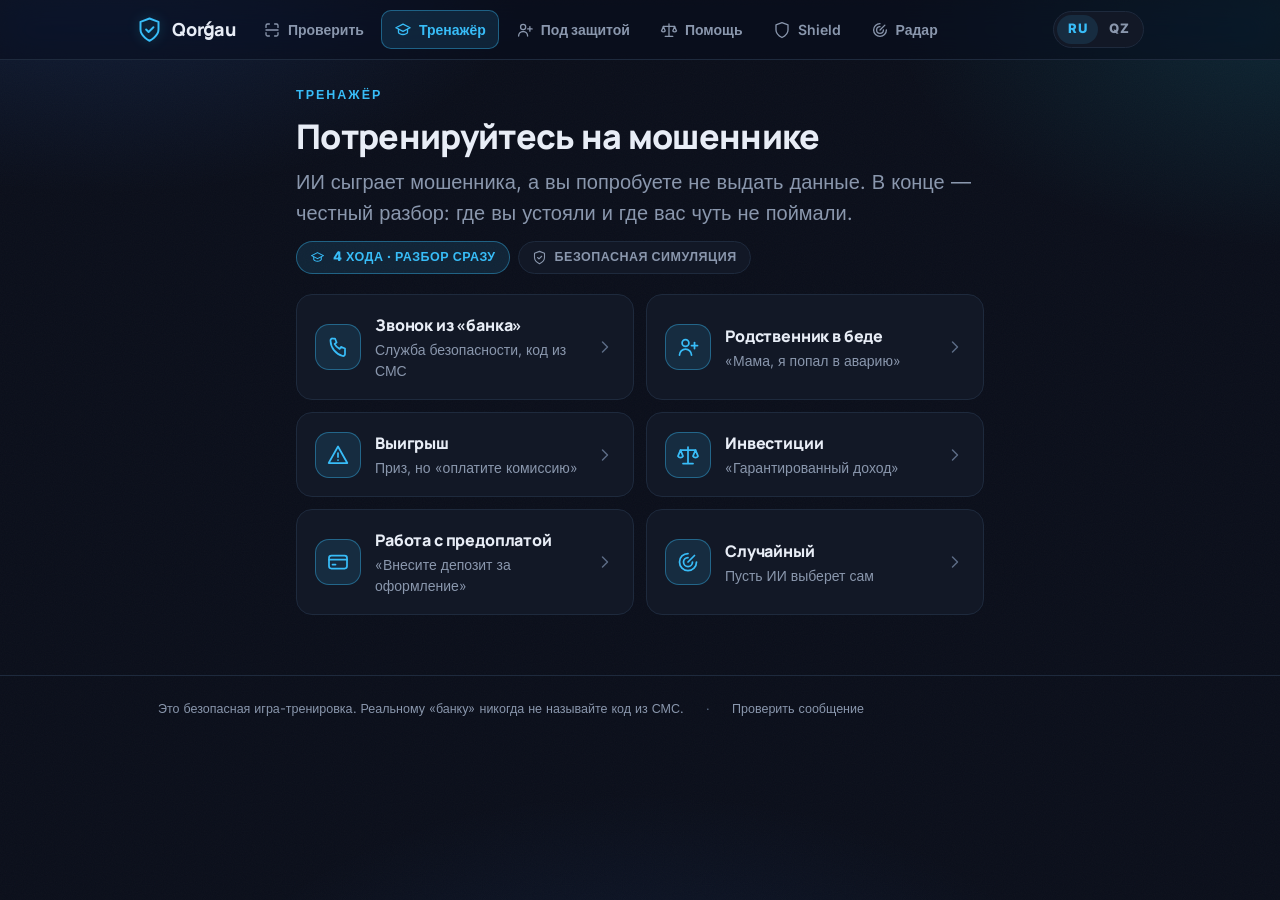
<file: web/trainer.html>
<!doctype html>
<html lang="ru">
<head>
<meta charset="utf-8"/>
<meta name="viewport" content="width=device-width, initial-scale=1, viewport-fit=cover"/>
<meta name="theme-color" content="#0A0E1A"/>
<title data-i18n-title="tTitle">Qorǵau — тренажёр</title>
<meta name="description" content="Qorǵau тренажёр: ИИ играет мошенника, вы учитесь не поддаться. Разбор ошибок и красных флагов."/>
<link rel="icon" href="data:image/svg+xml,%3Csvg xmlns='http://www.w3.org/2000/svg' viewBox='0 0 24 24' fill='none' stroke='%2338BDF8' stroke-width='1.75' stroke-linecap='round' stroke-linejoin='round'%3E%3Cpath d='M12 22s8-4 8-10V5.2l-8-3-8 3V12c0 6 8 10 8 10Z'/%3E%3Cpath d='M9 12l2.2 2.2L15.5 10'/%3E%3C/svg%3E"/>
<!-- прогрессивное улучшение: помечаем JS до первой отрисовки (без flash у reveal) -->
<script>document.documentElement.classList.add('has-js');</script>
<link rel="preload" href="assets/fonts/manrope-latin.woff2" as="font" type="font/woff2" crossorigin/>
<link rel="preload" href="assets/fonts/inter-latin.woff2" as="font" type="font/woff2" crossorigin/>
<link rel="stylesheet" href="assets/app.css"/>
<script src="assets/app.js" defer></script>
<style>
  /* ==========================================================================
     Тренажёр — игровой чат. Только токены app.css; риск-цвета только в оценке
     и в подсветке пойманных манипуляций. Всё движение с reduced-motion guard.
     ========================================================================== */
  .tr-head{padding-top:26px}

  /* ---------------- Выбор сценария ---------------- */
  .sc-grid{display:grid;gap:12px}
  @media(min-width:560px){.sc-grid{grid-template-columns:1fr 1fr}}
  .sc{display:flex;align-items:center;gap:14px;text-align:left;padding:18px;cursor:pointer;
    background:var(--surface);color:var(--txt);font:inherit;width:100%}
  .sc .sc-ic{width:46px;height:46px;flex:none;border-radius:var(--r-md);display:grid;place-items:center;
    background:var(--accent-soft);color:var(--accent);border:1px solid var(--accent-line);
    transition:transform .2s var(--ease)}
  .sc .sc-ic .ic{width:24px;height:24px}
  .sc:hover .sc-ic{transform:scale(1.06)}
  .sc .sc-body{min-width:0;flex:1 1 auto}
  .sc .sc-t{display:block;font-family:var(--font-display);font-weight:800;font-size:var(--fs-4);letter-spacing:-.01em}
  .sc .sc-s{display:block;color:var(--muted);font-size:var(--fs-5);margin-top:2px}
  .sc .sc-arrow{flex:none;display:flex;color:var(--muted-2);transition:transform .18s var(--ease),color .18s}
  .sc .sc-arrow .ic{width:20px;height:20px}
  .sc:hover .sc-arrow{color:var(--accent);transform:translateX(3px)}
  .sc:hover{border-color:var(--accent-line)}
  .sc[disabled]{opacity:.55;cursor:default}

  .how{display:flex;flex-wrap:wrap;gap:8px}

  /* ---------------- Экран чата ---------------- */
  .chat-shell{display:none}
  .chat-shell.on{display:block;animation:qg-reveal .35s var(--ease)}

  .chat-bar{position:sticky;top:54px;z-index:12;border:1px solid var(--hairline);
    border-radius:var(--r-md);padding:12px 14px;display:flex;align-items:center;gap:14px;flex-wrap:wrap;
    background:rgba(18,24,38,.82);box-shadow:var(--shadow-glass)}
  @supports((-webkit-backdrop-filter:blur(0)) or (backdrop-filter:blur(0))){
    .chat-bar{-webkit-backdrop-filter:blur(14px) saturate(1.3);backdrop-filter:blur(14px) saturate(1.3)}
  }
  .chat-bar .cb-main{flex:1 1 190px;min-width:0}
  .chat-bar .cb-title{font-family:var(--font-display);font-weight:800;font-size:var(--fs-4);
    letter-spacing:-.01em;overflow:hidden;text-overflow:ellipsis;white-space:nowrap}
  .chat-bar .cb-turn{font-size:var(--fs-6);color:var(--muted);font-variant-numeric:tabular-nums;
    display:flex;align-items:center;gap:8px;margin-top:5px}
  .pg{display:inline-flex;gap:4px}
  .pg .pg-seg{width:18px;height:4px;border-radius:var(--r-pill);background:var(--surface-2);
    transition:background-color .35s var(--ease),box-shadow .35s var(--ease)}
  .pg .pg-seg.on{background:var(--accent);box-shadow:0 0 8px -1px var(--accent-glow)}

  .risk-meter{flex:1 1 150px;min-width:132px}
  .risk-meter .rm-top{display:flex;justify-content:space-between;font-size:var(--fs-6);color:var(--muted);margin-bottom:5px}
  .risk-meter .rm-val{font-weight:800;font-variant-numeric:tabular-nums}
  .risk-meter .rm-track{height:8px;border-radius:var(--r-pill);background:var(--surface-2);overflow:hidden}
  .risk-meter .rm-fill{height:100%;width:0;border-radius:var(--r-pill);background:var(--risk-low);
    transition:width .55s var(--ease),background-color .4s var(--ease)}
  .risk-meter[data-level="medium"] .rm-fill{background:var(--risk-med)}
  .risk-meter[data-level="high"] .rm-fill{background:var(--risk-high);box-shadow:0 0 12px 0 var(--risk-high-glow)}
  .risk-meter[data-level="medium"] .rm-val{color:var(--risk-med)}
  .risk-meter[data-level="high"] .rm-val{color:var(--risk-high)}
  .risk-meter.bump{animation:rm-bump .5s var(--ease)}
  @keyframes rm-bump{0%,100%{transform:none}35%{transform:scale(1.03)}}

  .cb-finish{flex:0 0 auto}
  .cb-finish .btn{padding:10px 15px;font-size:var(--fs-5)}

  .chat-intro{margin-top:14px;padding:14px 16px;background:var(--accent-soft);
    border:1px solid var(--accent-line);border-radius:var(--r-md);color:var(--txt);
    font-size:var(--fs-5);line-height:1.6}

  .chat-log{margin-top:16px;display:flex;flex-direction:column;gap:12px}
  .msg{max-width:86%;display:flex;gap:10px;align-items:flex-end;animation:bub-in .3s var(--ease-out) both}
  @keyframes bub-in{from{opacity:0;transform:translateY(8px)}to{opacity:1;transform:none}}
  .msg .av{width:30px;height:30px;flex:none;border-radius:50%;display:grid;place-items:center;
    background:var(--surface-2);border:1px solid var(--hairline);color:var(--muted)}
  .msg .av .ic{width:16px;height:16px}
  .msg .col{min-width:0}
  .msg .who{font-size:var(--fs-6);color:var(--muted-2);font-weight:700;padding-left:2px;margin-bottom:4px}
  .msg .bubble{padding:11px 14px;border-radius:16px;font-size:var(--fs-4);line-height:1.5;
    white-space:pre-wrap;word-wrap:break-word}
  .msg.scam{align-self:flex-start}
  .msg.scam .av{color:var(--risk-med);border-color:rgba(255,176,32,.32);background:var(--risk-med-soft)}
  .msg.scam .bubble{background:var(--surface);border:1px solid var(--hairline);border-bottom-left-radius:5px}
  .msg.me{align-self:flex-end;flex-direction:row-reverse}
  .msg.me .av{color:var(--accent);border-color:var(--accent-line);background:var(--accent-soft)}
  .msg.me .bubble{background:var(--accent-soft);border:1px solid var(--accent-line);
    color:var(--txt);border-bottom-right-radius:5px}
  /* «поймана манипуляция» — подсветка реплики, заметно, но без крика */
  .msg.me.caught .bubble{border-color:rgba(255,77,94,.5);background:var(--risk-high-soft)}
  .msg.me.caught .av{color:var(--risk-high);border-color:rgba(255,77,94,.4);background:var(--risk-high-soft)}

  .msg-warns{display:flex;flex-direction:column;gap:6px;align-self:flex-end;max-width:86%;
    animation:bub-in .32s var(--ease-out) both}
  .msg-warns .mw-h{display:flex;align-items:center;gap:7px;font-size:var(--fs-6);font-weight:800;
    letter-spacing:.08em;text-transform:uppercase;color:var(--risk-high);justify-content:flex-end}
  .msg-warns .mw-h .ic{width:14px;height:14px}
  .msg-warn{display:flex;align-items:flex-start;gap:8px;padding:9px 12px;border-radius:var(--r-sm);
    font-size:var(--fs-6);line-height:1.45;background:var(--risk-high-soft);
    border:1px solid rgba(255,77,94,.3);color:#FFB3BC}
  .msg-warn.medium{background:var(--risk-med-soft);border-color:rgba(255,176,32,.34);color:#FFD98A}
  .msg-warn.low{background:var(--surface-2);border-color:var(--hairline);color:var(--muted)}
  .msg-warn .ic{width:15px;height:15px;flex:none;margin-top:1px}
  .msg-warn .mw-q{font-family:var(--mono);opacity:.95}

  .typing .bubble{display:inline-flex;gap:5px;align-items:center}
  .typing .dot{width:6px;height:6px;border-radius:50%;background:var(--muted-2);animation:tw 1s infinite}
  .typing .dot:nth-child(2){animation-delay:.15s}.typing .dot:nth-child(3){animation-delay:.3s}
  @keyframes tw{0%,60%,100%{opacity:.3;transform:translateY(0)}30%{opacity:1;transform:translateY(-3px)}}

  .chat-input{position:sticky;bottom:0;background:linear-gradient(0deg,var(--bg) 72%,transparent);
    padding:12px 0 calc(12px + env(safe-area-inset-bottom));margin-top:8px;display:flex;gap:10px;align-items:flex-end}
  .chat-input .field{flex:1 1 auto;margin:0}
  .chat-input .input{border-radius:var(--r-pill)}
  .chat-input .btn{flex:none;border-radius:50%;width:48px;height:48px;padding:0}
  .chat-input .btn .ic{width:20px;height:20px}
  .finish-hint{font-size:var(--fs-6);color:var(--muted-2);margin-top:2px;text-align:right}

  /* ---------------- Разбор ---------------- */
  .debrief{display:none;margin-top:8px}
  .debrief.on{display:block;animation:qg-reveal .45s var(--ease)}
  .debrief .db-score{max-width:300px;margin:8px auto 0}
  .debrief .db-title{text-align:center;font-family:var(--font-display);font-size:var(--fs-3);
    font-weight:800;margin-top:8px;letter-spacing:-.01em;line-height:1.3}
  .debrief .db-sub{text-align:center;color:var(--muted);font-size:var(--fs-5);margin-top:6px}
  .debrief .db-text{color:var(--txt);font-size:var(--fs-4);line-height:1.65;margin-top:18px;white-space:pre-wrap}
  .flags-box{margin-top:18px;padding:16px 18px;background:var(--bg-2);border:1px solid var(--hairline);
    border-radius:var(--r-md)}
  .flags-box .v-h{font-size:var(--fs-6);font-weight:800;letter-spacing:.1em;text-transform:uppercase;
    color:var(--muted);margin-bottom:10px;display:flex;align-items:center;gap:8px}
  .flags-box .v-h .ic{width:15px;height:15px;color:var(--risk-high)}
  .flags-box ul{margin:0;padding:0;list-style:none}
  .flags-box li{display:flex;gap:10px;font-size:var(--fs-5);line-height:1.5;margin:9px 0;color:var(--txt)}
  .flags-box li .ic{width:18px;height:18px;flex:none;color:var(--risk-high);margin-top:1px}
  .debrief .db-actions{margin-top:22px;display:flex;gap:12px;flex-wrap:wrap}
  .debrief .db-actions .btn{flex:1 1 200px}

  @media(max-width:520px){
    .chat-bar{gap:10px;padding:11px 12px;top:50px}
    .cb-finish{flex:1 1 100%}
    .cb-finish .btn{width:100%}
    .msg{max-width:94%}
    .msg-warns{max-width:94%}
  }
  @media(prefers-reduced-motion:reduce){
    .msg,.msg-warns{animation:none}
    .risk-meter.bump{animation:none}
  }
</style>
</head>
<body>

<div id="nav"></div>

<main>
  <section class="container">
    <div class="stack lg tr-head">

      <!-- ===================== Выбор сценария ===================== -->
      <div id="selectScreen" class="stack lg">
        <div class="stack">
          <div class="eyebrow accent" data-i18n="tEyebrow">Тренажёр</div>
          <h1 data-i18n="tTitleH">Потренируйтесь на мошеннике</h1>
          <p class="lead" data-i18n="tLead">ИИ сыграет мошенника, а вы попробуете не выдать данные. В конце — честный разбор: где вы устояли и где вас чуть не поймали.</p>
          <div class="how">
            <span class="badge accent"><span data-icon="graduation"></span><span data-i18n="tFast">4 хода · разбор сразу</span></span>
            <span class="badge"><span data-icon="shield-check"></span><span data-i18n="tSafe">Безопасная симуляция</span></span>
          </div>
        </div>
        <div class="sc-grid" id="scenarioGrid">
          <button type="button" class="card tilt sc" data-scenario="bank_security" data-reveal>
            <span class="sc-ic"><span data-icon="phone"></span></span>
            <span class="sc-body">
              <span class="sc-t" data-i18n="tScBankT">Звонок из «банка»</span>
              <span class="sc-s" data-i18n="tScBankS">Служба безопасности, код из СМС</span>
            </span>
            <span class="sc-arrow" data-icon="chevron"></span>
          </button>
          <button type="button" class="card tilt sc" data-scenario="relative_help" data-reveal>
            <span class="sc-ic"><span data-icon="user-plus"></span></span>
            <span class="sc-body">
              <span class="sc-t" data-i18n="tScRelT">Родственник в беде</span>
              <span class="sc-s" data-i18n="tScRelS">«Мама, я попал в аварию»</span>
            </span>
            <span class="sc-arrow" data-icon="chevron"></span>
          </button>
          <button type="button" class="card tilt sc" data-scenario="prize_payout" data-reveal>
            <span class="sc-ic"><span data-icon="alert"></span></span>
            <span class="sc-body">
              <span class="sc-t" data-i18n="tScPrizeT">Выигрыш</span>
              <span class="sc-s" data-i18n="tScPrizeS">Приз, но «оплатите комиссию»</span>
            </span>
            <span class="sc-arrow" data-icon="chevron"></span>
          </button>
          <button type="button" class="card tilt sc" data-scenario="investment" data-reveal>
            <span class="sc-ic"><span data-icon="scales"></span></span>
            <span class="sc-body">
              <span class="sc-t" data-i18n="tScInvT">Инвестиции</span>
              <span class="sc-s" data-i18n="tScInvS">«Гарантированный доход»</span>
            </span>
            <span class="sc-arrow" data-icon="chevron"></span>
          </button>
          <button type="button" class="card tilt sc" data-scenario="job_offer" data-reveal>
            <span class="sc-ic"><span data-icon="card"></span></span>
            <span class="sc-body">
              <span class="sc-t" data-i18n="tScJobT">Работа с предоплатой</span>
              <span class="sc-s" data-i18n="tScJobS">«Внесите депозит за оформление»</span>
            </span>
            <span class="sc-arrow" data-icon="chevron"></span>
          </button>
          <button type="button" class="card tilt sc" data-scenario="random" data-reveal>
            <span class="sc-ic"><span data-icon="radar"></span></span>
            <span class="sc-body">
              <span class="sc-t" data-i18n="tScRandT">Случайный</span>
              <span class="sc-s" data-i18n="tScRandS">Пусть ИИ выберет сам</span>
            </span>
            <span class="sc-arrow" data-icon="chevron"></span>
          </button>
        </div>
      </div>

      <!-- ===================== Чат ===================== -->
      <div id="chatShell" class="chat-shell">
        <div class="chat-bar">
          <div class="cb-main">
            <div class="cb-title" id="chatTitle">—</div>
            <div class="cb-turn">
              <span class="pg" id="turnProgress" aria-hidden="true"></span>
              <span><span data-i18n="tTurn">Ход</span> <span id="turnVal">0</span> <span data-i18n="tOf">из</span> <span id="turnMax">4</span></span>
            </div>
          </div>
          <div class="risk-meter" id="riskMeter" data-level="low">
            <div class="rm-top"><span data-i18n="tRisk">Риск</span><span class="rm-val" id="riskVal">0</span></div>
            <div class="rm-track"><div class="rm-fill" id="riskFill"></div></div>
          </div>
          <div class="cb-finish">
            <button type="button" class="btn" id="finishBtn">
              <span data-icon="check"></span><span data-i18n="tFinish">Завершить и получить разбор</span>
            </button>
          </div>
        </div>

        <div class="chat-intro" id="chatIntro"></div>
        <div class="chat-log" id="chatLog"></div>

        <div class="chat-input">
          <label class="field">
            <span class="control">
              <input class="input" id="replyInput" type="text" autocomplete="off"
                data-i18n-ph="tReplyPh" placeholder="Ваш ответ мошеннику…"/>
            </span>
          </label>
          <button type="button" class="btn" id="sendBtn" aria-label="Отправить">
            <span class="spin"></span><span data-icon="chevron"></span>
          </button>
        </div>
        <div class="finish-hint" data-i18n="tFinishHint">Можно оборвать разговор в любой момент — разбор придёт сразу.</div>
      </div>

      <!-- ===================== Разбор ===================== -->
      <div id="debrief" class="debrief card glass pad-lg">
        <div class="eyebrow accent center" data-i18n="tDebriefEyebrow">Разбор</div>
        <div class="db-score" id="dbScore"></div>
        <div class="db-title" id="dbTitle" data-i18n="tResult">Ваш результат</div>
        <div class="db-sub" id="dbSub"></div>
        <div class="db-text" id="dbText"></div>
        <div class="flags-box" id="flagsBox" style="display:none">
          <div class="v-h"><span data-icon="alert"></span><span data-i18n="tRedFlags">Красные флаги в этом сценарии</span></div>
          <ul id="flagsList"></ul>
        </div>
        <div class="db-actions">
          <button type="button" class="btn magnetic" id="againBtn">
            <span data-icon="graduation"></span><span data-i18n="tAgain">Пройти ещё раз</span>
          </button>
          <button type="button" class="btn subtle" id="shareBtn">
            <span data-icon="user-plus"></span><span data-i18n="tShare">Поделиться с близким</span>
          </button>
        </div>
      </div>

    </div>
  </section>
</main>

<footer class="qg-footer">
  <div class="qg-footer-in">
    <span data-icon="shield-check"></span>
    <span data-i18n="tFoot">Это безопасная игра-тренировка. Реальному «банку» никогда не называйте код из СМС.</span>
    <span class="sep">·</span>
    <a href="check.html" data-i18n="tFootCheck">Проверить сообщение</a>
  </div>
</footer>

<script defer>
addEventListener('DOMContentLoaded', function () {
  var Q = window.Qorgau, el = Q.el, i18n = Q.i18n;

  // Бэкенд ограничивает сценарий 4 ходами (trainerMaxTurns) — держим то же число в UI.
  var MAX_TURNS = 4;

  i18n.extend({
    ru: {
      tTitle: 'Qorǵau — тренажёр',
      tEyebrow: 'Тренажёр', tTitleH: 'Потренируйтесь на мошеннике',
      tLead: 'ИИ сыграет мошенника, а вы попробуете не выдать данные. В конце — честный разбор: где вы устояли и где вас чуть не поймали.',
      tFast: '4 хода · разбор сразу', tSafe: 'Безопасная симуляция',
      tScBankT: 'Звонок из «банка»', tScBankS: 'Служба безопасности, код из СМС',
      tScRelT: 'Родственник в беде', tScRelS: '«Мама, я попал в аварию»',
      tScPrizeT: 'Выигрыш', tScPrizeS: 'Приз, но «оплатите комиссию»',
      tScInvT: 'Инвестиции', tScInvS: '«Гарантированный доход»',
      tScJobT: 'Работа с предоплатой', tScJobS: '«Внесите депозит за оформление»',
      tScRandT: 'Случайный', tScRandS: 'Пусть ИИ выберет сам',
      tRisk: 'Риск', tTurn: 'Ход', tOf: 'из', tScammer: 'Мошенник', tYou: 'Вы',
      tReplyPh: 'Ваш ответ мошеннику…',
      tFinish: 'Завершить и получить разбор',
      tFinishHint: 'Можно оборвать разговор в любой момент — разбор придёт сразу.',
      tCaught: 'Поймана манипуляция',
      tDebriefEyebrow: 'Разбор', tResult: 'Ваш результат',
      tRedFlags: 'Красные флаги в этом сценарии',
      tAgain: 'Пройти ещё раз', tShare: 'Поделиться с близким',
      tFoot: 'Это безопасная игра-тренировка. Реальному «банку» никогда не называйте код из СМС.',
      tFootCheck: 'Проверить сообщение',
      tStartErr: 'Не удалось начать тренировку. Попробуйте ещё раз.',
      tShared: 'Ссылка скопирована — отправьте её близкому.',
      tShareFail: 'Скопируйте ссылку из адресной строки вручную.',
      tDegraded: 'Базовый режим: ИИ недоступен, играем по заготовленному сценарию.',
      tScoreGood: 'Отлично — вы устояли.', tScoreMid: 'Неплохо, но были рискованные моменты.',
      tScoreBad: 'Вас поймали бы. Разберём почему.',
      tSubNoMistakes: 'Ошибок не зафиксировано.', tSubMistakes: 'Пойманных манипуляций:'
    },
    kz: {
      tTitle: 'Qorǵau — жаттықтырғыш',
      tEyebrow: 'Жаттықтырғыш', tTitleH: 'Алаяқпен жаттығыңыз',
      tLead: 'ЖИ алаяқ рөлін ойнайды, ал сіз дерек бермеуге тырысасыз. Соңында — адал талдау: қай жерде тұрдыңыз, қай жерде алдана жаздадыңыз.',
      tFast: '4 қадам · талдау бірден', tSafe: 'Қауіпсіз симуляция',
      tScBankT: '«Банктен» қоңырау', tScBankS: 'Қауіпсіздік қызметі, СМС коды',
      tScRelT: 'Қиындықтағы туыс', tScRelS: '«Апа, мен апатқа ұшырадым»',
      tScPrizeT: 'Ұтыс', tScPrizeS: 'Сыйлық, бірақ «комиссия төлеңіз»',
      tScInvT: 'Инвестиция', tScInvS: '«Кепілдік берілген табыс»',
      tScJobT: 'Алдын ала төлемді жұмыс', tScJobS: '«Рәсімдеу үшін депозит салыңыз»',
      tScRandT: 'Кездейсоқ', tScRandS: 'ЖИ өзі таңдасын',
      tRisk: 'Қауіп', tTurn: 'Қадам', tOf: '/', tScammer: 'Алаяқ', tYou: 'Сіз',
      tReplyPh: 'Алаяққа жауабыңыз…',
      tFinish: 'Аяқтап, талдау алу',
      tFinishHint: 'Әңгімені кез келген сәтте үзуге болады — талдау бірден келеді.',
      tCaught: 'Манипуляция ұсталды',
      tDebriefEyebrow: 'Талдау', tResult: 'Нәтижеңіз',
      tRedFlags: 'Осы сценарийдегі қызыл жалаушалар',
      tAgain: 'Қайта өту', tShare: 'Жақыныңмен бөлісу',
      tFoot: 'Бұл қауіпсіз жаттығу-ойын. Нағыз «банкке» СМС кодын ешқашан айтпаңыз.',
      tFootCheck: 'Хабарламаны тексеру',
      tStartErr: 'Жаттығуды бастау мүмкін болмады. Қайталап көріңіз.',
      tShared: 'Сілтеме көшірілді — жақыныңызға жіберіңіз.',
      tShareFail: 'Сілтемені мекенжай жолынан қолмен көшіріңіз.',
      tDegraded: 'Базалық режим: ЖИ қолжетімсіз, дайын сценарий бойынша ойнаймыз.',
      tScoreGood: 'Тамаша — сіз тұрдыңыз.', tScoreMid: 'Жаман емес, бірақ қауіпті сәттер болды.',
      tScoreBad: 'Сізді ұстап алар еді. Себебін талдайық.',
      tSubNoMistakes: 'Қате тіркелмеді.', tSubMistakes: 'Ұсталған манипуляциялар:'
    }
  });

  Q.mountNav('#nav', 'trainer');
  i18n.apply();
  function resolveIcons(root) {
    (root || document).querySelectorAll('[data-icon]').forEach(function (slot) {
      if (slot.__ic) return; slot.__ic = 1; slot.appendChild(Q.icon(slot.getAttribute('data-icon')));
    });
  }
  resolveIcons();

  /* ------------------------------ элементы ----------------------------- */
  var selectScreen = document.getElementById('selectScreen');
  var chatShell = document.getElementById('chatShell');
  var debrief = document.getElementById('debrief');
  var chatLog = document.getElementById('chatLog');
  var chatIntro = document.getElementById('chatIntro');
  var chatTitle = document.getElementById('chatTitle');
  var replyInput = document.getElementById('replyInput');
  var sendBtn = document.getElementById('sendBtn');
  var finishBtn = document.getElementById('finishBtn');
  var turnVal = document.getElementById('turnVal');
  var turnProgress = document.getElementById('turnProgress');
  var riskMeter = document.getElementById('riskMeter');
  var riskVal = document.getElementById('riskVal');
  var riskFill = document.getElementById('riskFill');

  document.getElementById('turnMax').textContent = String(MAX_TURNS);
  for (var s = 0; s < MAX_TURNS; s++) turnProgress.appendChild(el('span', 'pg-seg'));

  var state = { sid: null, turn: 0, risk: 0, busy: false, degradedShown: false, mistakes: 0 };

  function post(path, body) {
    return Q.fetchJSON(path, {
      method: 'POST', headers: { 'Content-Type': 'application/json' }, body: JSON.stringify(body)
    });
  }
  function levelOf(v) { return v >= 67 ? 'high' : v >= 34 ? 'medium' : 'low'; }
  function setRisk(v) {
    state.risk = Math.max(0, Math.min(100, Math.round(v)));
    riskFill.style.width = state.risk + '%';
    riskVal.textContent = String(state.risk);
    riskMeter.setAttribute('data-level', levelOf(state.risk));
  }
  function bumpRisk() {
    if (Q.reduced()) return;
    riskMeter.classList.remove('bump');
    void riskMeter.offsetWidth;
    riskMeter.classList.add('bump');
  }
  function setTurn(n) {
    state.turn = n;
    turnVal.textContent = String(n);
    turnProgress.querySelectorAll('.pg-seg').forEach(function (seg, i) {
      seg.classList.toggle('on', i < n);
    });
  }

  /* ------------------------------ старт -------------------------------- */
  var scTiles = document.getElementById('scenarioGrid').querySelectorAll('[data-scenario]');
  scTiles.forEach(function (b) {
    b.addEventListener('click', function () { startScenario(b.getAttribute('data-scenario')); });
  });

  async function startScenario(scenario) {
    if (state.busy) return; state.busy = true;
    scTiles.forEach(function (t) { t.disabled = true; });
    try {
      var d = await post('/trainer/start', { scenario: scenario, lang: i18n.lang });
      state.sid = d.session_id; state.degradedShown = false; state.mistakes = 0;
      chatTitle.textContent = d.title || i18n.t('tEyebrow');
      chatIntro.textContent = d.intro || '';
      chatIntro.style.display = d.intro ? 'block' : 'none';
      chatLog.textContent = '';
      setRisk(0); setTurn(0);
      selectScreen.classList.add('hidden');
      debrief.classList.remove('on');
      chatShell.classList.add('on');
      if (d.opening) addScam(d.opening);
      replyInput.value = ''; replyInput.focus();
    } catch (e) {
      Q.toast(i18n.t('tStartErr'), 'error');
    } finally {
      state.busy = false;
      scTiles.forEach(function (t) { t.disabled = false; });
    }
  }

  /* ------------------------------ реплики ------------------------------ */
  function bubble(kind, who, text) {
    var m = el('div', 'msg ' + kind);
    var av = el('div', 'av'); av.appendChild(Q.icon(kind === 'me' ? 'user-plus' : 'phone'));
    m.appendChild(av);
    var col = el('div', 'col');
    if (who) col.appendChild(el('div', 'who', who));
    if (text != null) col.appendChild(el('div', 'bubble', text));
    m.appendChild(col);
    chatLog.appendChild(m);
    scrollLog();
    return m;
  }
  function addScam(text) { return bubble('scam', i18n.t('tScammer'), text); }
  function addMe(text) { return bubble('me', null, text); }
  function addTyping() {
    var m = el('div', 'msg scam typing');
    var av = el('div', 'av'); av.appendChild(Q.icon('phone')); m.appendChild(av);
    var col = el('div', 'col');
    var b = el('div', 'bubble');
    for (var i = 0; i < 3; i++) b.appendChild(el('span', 'dot'));
    col.appendChild(b); m.appendChild(col);
    chatLog.appendChild(m); scrollLog();
    return m;
  }
  function addWarns(mistakes, myMsg) {
    if (!mistakes || !mistakes.length) return;
    if (myMsg) myMsg.classList.add('caught');
    var box = el('div', 'msg-warns');
    var h = el('div', 'mw-h');
    h.appendChild(Q.icon('alert'));
    h.appendChild(el('span', null, i18n.t('tCaught')));
    box.appendChild(h);
    mistakes.forEach(function (mk) {
      var sev = (mk.severity === 'high' || mk.severity === 'medium' || mk.severity === 'low') ? mk.severity : 'medium';
      var w = el('div', 'msg-warn ' + sev);
      w.appendChild(Q.icon('alert'));
      var body = el('span');
      if (mk.quote) body.appendChild(el('span', 'mw-q', '«' + mk.quote + '» '));
      body.appendChild(el('span', null, mk.why || ''));
      w.appendChild(body);
      box.appendChild(w);
    });
    chatLog.appendChild(box);
    state.mistakes += mistakes.length;
    scrollLog();
  }
  function scrollLog() {
    try { window.scrollTo({ top: document.body.scrollHeight, behavior: Q.reduced() ? 'auto' : 'smooth' }); } catch (_) {}
  }
  var SEV_W = { high: 30, medium: 18, low: 9 };
  function riskFromMistakes(mistakes) {
    if (!mistakes || !mistakes.length) return;
    (mistakes || []).forEach(function (mk) { setRisk(state.risk + (SEV_W[mk.severity] || 12)); });
    bumpRisk();
  }

  function lock(on) {
    state.busy = on;
    sendBtn.classList.toggle('busy', on);
    sendBtn.disabled = on;
    finishBtn.disabled = on;
    replyInput.disabled = on;
  }
  function chatError(e) {
    var k = e && e.kind;
    Q.toast(k === 'rate' ? i18n.t('errRate') : k === 'bad' ? i18n.t('errBad') : i18n.t('errNet'), 'error');
  }

  // Общий путь для обычного хода и для «завершить сейчас» (finish:true).
  async function send(finish) {
    if (state.busy || !state.sid) return;
    var text = replyInput.value.trim();
    if (!text && !finish) return;
    lock(true);
    var mine = null;
    if (text) { mine = addMe(text); replyInput.value = ''; }
    var typing = addTyping();
    try {
      var body = { session_id: state.sid, message: text };
      if (finish) body.finish = true;
      var d = await post('/trainer/reply', body);
      if (typing.parentNode) typing.parentNode.removeChild(typing);
      if (d.degraded && !state.degradedShown) { state.degradedShown = true; Q.toast(i18n.t('tDegraded'), 'warn'); }
      addWarns(d.mistakes, mine);
      riskFromMistakes(d.mistakes);
      if (typeof d.turn === 'number') setTurn(Math.min(d.turn, MAX_TURNS));
      if (d.reply) addScam(d.reply);
      if (d.finished) showDebrief(d);
    } catch (e) {
      if (typing.parentNode) typing.parentNode.removeChild(typing);
      chatError(e);
    } finally {
      lock(false);
      if (chatShell.classList.contains('on')) replyInput.focus();
    }
  }
  function sendReply() { send(false); }
  sendBtn.addEventListener('click', sendReply);
  finishBtn.addEventListener('click', function () { send(true); });
  replyInput.addEventListener('keydown', function (e) { if (e.key === 'Enter') { e.preventDefault(); sendReply(); } });

  /* ------------------------------ разбор ------------------------------- */
  function showDebrief(d) {
    var score = Math.max(0, Math.min(100, Number(d.score) || 0));
    // score: чем выше — тем лучше устоял → зелёный. Инвертируем в риск-цвет гейджа.
    var gLevel = score >= 67 ? 'low' : score >= 34 ? 'medium' : 'high';
    var g = document.getElementById('dbScore');
    g.className = 'db-score'; g.textContent = '';
    Q.Gauge(g, score, gLevel);

    document.getElementById('dbTitle').textContent = i18n.t('tResult') + ' · ' +
      (score >= 67 ? i18n.t('tScoreGood') : score >= 34 ? i18n.t('tScoreMid') : i18n.t('tScoreBad'));
    document.getElementById('dbSub').textContent = state.mistakes
      ? i18n.t('tSubMistakes') + ' ' + state.mistakes
      : i18n.t('tSubNoMistakes');

    document.getElementById('dbText').textContent = d.debrief || '';

    var box = document.getElementById('flagsBox');
    var list = document.getElementById('flagsList');
    list.textContent = '';
    var flags = Array.isArray(d.red_flags_shown) ? d.red_flags_shown : [];
    if (flags.length) {
      flags.forEach(function (f) {
        var li = document.createElement('li');
        li.appendChild(Q.icon('alert'));
        li.appendChild(el('span', null, String(f)));
        list.appendChild(li);
      });
      box.style.display = 'block';
    } else { box.style.display = 'none'; }

    state.sid = null;
    chatShell.classList.remove('on');
    debrief.classList.add('on');
    Q.autoInit(debrief);
    try { debrief.scrollIntoView({ behavior: Q.reduced() ? 'auto' : 'smooth', block: 'start' }); } catch (_) {}
  }

  document.getElementById('againBtn').addEventListener('click', function () {
    debrief.classList.remove('on');
    chatShell.classList.remove('on');
    selectScreen.classList.remove('hidden');
    state.sid = null; state.mistakes = 0;
    setRisk(0); setTurn(0);
    try { selectScreen.scrollIntoView({ behavior: Q.reduced() ? 'auto' : 'smooth', block: 'start' }); } catch (_) {}
  });

  document.getElementById('shareBtn').addEventListener('click', function () {
    var url = location.href;
    function done() { Q.toast(i18n.t('tShared'), 'success'); }
    function fallback() {
      try {
        var ta = document.createElement('textarea'); ta.value = url;
        ta.style.position = 'fixed'; ta.style.opacity = '0'; document.body.appendChild(ta);
        ta.select(); document.execCommand('copy'); document.body.removeChild(ta); done();
      } catch (_) { Q.toast(i18n.t('tShareFail'), 'warn'); }
    }
    if (navigator.clipboard && navigator.clipboard.writeText) {
      navigator.clipboard.writeText(url).then(done).catch(fallback);
    } else { fallback(); }
  });

  // при смене языка обновим статичные подписи «Мошенник» уже показанных пузырей
  i18n.onChange(function () {
    chatLog.querySelectorAll('.msg.scam .who').forEach(function (w) { w.textContent = i18n.t('tScammer'); });
    resolveIcons();
  });
});
</script>
</body>
</html>
</file>
<file: web/assets/app.css>
/* ============================================================================
   Qorǵau — Design System v2 «ПРЕМИУМ»  (app.css)
   «Цифровой телохранитель» — строгий финтех-секьюрити. Полный дарк.
   Источник истины: docs/DESIGN.md (раздел v2 ПРЕМИУМ).
   Ноль внешних ресурсов: шрифты самохостятся (@font-face ниже), иконки — инлайн-SVG,
   графика — Canvas/SVG. Семантика риска (high/med/low) — только в вердиктах.
   Neon-edge/glow — ТОЛЬКО для high-риска.

   Подключение на любой странице:
     <link rel="stylesheet" href="assets/app.css"/>
     <script src="assets/app.js" defer></script>

   Оглавление:
     0. @font-face (Manrope / Inter, самохост)   8. Gauge (спидометр, glow для high)
     1. Токены (:root) — v2 + обратная совместимость
     2. Сброс + фон (mesh-градиент + noise)       9. Вердикт (.verdict, neon для high)
     3. Типографика + утилиты                    10. Toast / Skeleton / Scan-loader
     4. Навигация (.qg-nav, glass)               11. Reveal / motion-утилиты
     5. Кнопки / Карточки (tilt) / Плитки        12. Лендинг (hero + акты + trust)
     6. Поля ввода (.field)                      13. Reduced-motion guard
     7. Chips / Tabs (ink) / Badge (neon high)
   ========================================================================== */

/* ============================ 0. Самохостные шрифты ===================== */
/* Manrope — дисплей/заголовки (вес 800), Inter — текст. latin + cyrillic.    */
@font-face{
  font-family:"Manrope";font-style:normal;font-weight:200 900;font-display:swap;
  src:url("fonts/manrope-latin.woff2") format("woff2");
  unicode-range:U+0000-024F,U+2000-20CF,U+2122,U+2212,U+FFFD;
}
@font-face{
  font-family:"Manrope";font-style:normal;font-weight:200 900;font-display:swap;
  src:url("fonts/manrope-cyrillic.woff2") format("woff2");
  unicode-range:U+0400-052F,U+2116;
}
@font-face{
  font-family:"Inter";font-style:normal;font-weight:100 900;font-display:swap;
  src:url("fonts/inter-latin.woff2") format("woff2");
  unicode-range:U+0000-024F,U+2000-20CF,U+2122,U+2212,U+FFFD;
}
@font-face{
  font-family:"Inter";font-style:normal;font-weight:100 900;font-display:swap;
  src:url("fonts/inter-cyrillic.woff2") format("woff2");
  unicode-range:U+0400-052F,U+2116;
}

/* ============================ 1. Токены ================================== */
:root{
  /* — v2 премиум-палитра (near-black navy) — */
  --bg:#0A0E1A;             /* near-black navy */
  --bg-2:#0C1120;           /* чуть светлее для расслоения */
  --surface:#121826;        /* поверхности/карточки */
  --surface-2:#182134;      /* поднятые/hover */
  --hairline:#1E2A3D;       /* тонкие границы */
  --txt:#E8EDF6;
  --muted:#8A97AD;
  --muted-2:#5C6B84;        /* третичный/плейсхолдер */

  /* акцент — градиент blue→cyan, ИСПОЛЬЗОВАТЬ СКУПО (кнопки/актив/фокус/логотип).
     --accent оставлен СОЛИДНЫМ (для color:/border:), градиент — в --grad-accent. */
  --accent-a:#3B82F6;       /* blue */
  --accent-b:#22D3EE;       /* cyan */
  --accent:#38BDF8;         /* солид для текста/ссылок/иконок (совместимость) */
  --grad-accent:linear-gradient(135deg,var(--accent-a),var(--accent-b));
  --accent-ink:#04121F;     /* текст на акцентной заливке */
  --accent-soft:rgba(56,189,248,.12);
  --accent-line:rgba(56,189,248,.40);
  --accent-glow:rgba(34,211,238,.35);

  /* семантика риска — только в вердиктах */
  --risk-high:#FF4D5E;
  --risk-med:#FFB020;
  --risk-low:#22C98A;
  --risk-high-soft:rgba(255,77,94,.12);
  --risk-med-soft:rgba(255,176,32,.12);
  --risk-low-soft:rgba(34,201,138,.12);
  --risk-high-glow:rgba(255,77,94,.55);

  /* скругления (8px-сетка, базовое 16px) */
  --r:16px; --r-lg:18px; --r-md:14px; --r-sm:10px; --r-pill:999px;

  /* тени — мягкие, многослойные */
  --shadow:0 12px 34px -8px rgba(2,6,16,.55),0 2px 8px -2px rgba(2,6,16,.4);
  --shadow-lg:0 30px 70px -20px rgba(2,6,16,.7),0 8px 24px -8px rgba(2,6,16,.5);
  --shadow-glass:0 8px 30px -10px rgba(2,6,16,.5);

  --ease:cubic-bezier(.22,.9,.3,1);
  --ease-out:cubic-bezier(.16,1,.3,1);
  --maxw:720px;             /* контентные страницы */
  --maxw-wide:1040px;       /* радар/дашборды */

  /* шрифты */
  --font-display:"Manrope",-apple-system,"Segoe UI",Roboto,"Helvetica Neue",Arial,sans-serif;
  --font:"Inter",-apple-system,"Segoe UI",Roboto,"Helvetica Neue",Arial,sans-serif;
  --mono:ui-monospace,SFMono-Regular,Consolas,"Liberation Mono",monospace;

  /* тип-шкала */
  --fs-1:34px; --fs-2:26px; --fs-3:20px; --fs-4:16px; --fs-5:14px; --fs-6:12.5px;

  --focus:0 0 0 3px var(--accent-soft),0 0 0 1px var(--accent);

  /* — обратная совместимость со старыми именами токенов (v1) — */
  --line:var(--hairline);
  --line-soft:var(--hairline);
}

/* ============================ 2. Сброс + фон ============================= */
*,*::before,*::after{box-sizing:border-box}
html{-webkit-text-size-adjust:100%;scroll-behavior:smooth}
html.has-js{}
body{
  margin:0;
  color:var(--txt);
  background:var(--bg);
  font-family:var(--font);
  font-size:var(--fs-4);
  line-height:1.5;
  min-height:100vh;
  -webkit-font-smoothing:antialiased;
  text-rendering:optimizeLegibility;
  position:relative;
}
/* mesh-градиент фон: приглушённые радиальные пятна акцента поверх navy */
body::before{
  content:"";position:fixed;inset:0;z-index:-2;pointer-events:none;
  background:
    radial-gradient(58vw 46vh at 8% -6%,rgba(59,130,246,.16),transparent 60%),
    radial-gradient(52vw 44vh at 100% 2%,rgba(34,211,238,.12),transparent 58%),
    radial-gradient(60vw 50vh at 50% 118%,rgba(59,130,246,.10),transparent 60%),
    var(--bg);
}
/* тонкий SVG-noise overlay — очень деликатно */
body::after{
  content:"";position:fixed;inset:0;z-index:-1;pointer-events:none;opacity:.032;
  background-image:url("data:image/svg+xml,%3Csvg xmlns='http://www.w3.org/2000/svg' width='140' height='140'%3E%3Cfilter id='n'%3E%3CfeTurbulence type='fractalNoise' baseFrequency='.9' numOctaves='2' stitchTiles='stitch'/%3E%3C/filter%3E%3Crect width='100%25' height='100%25' filter='url(%23n)'/%3E%3C/svg%3E");
}
img,svg{max-width:100%}
svg{display:block}
button,input,textarea,select{font:inherit;color:inherit}
a{color:var(--accent);text-decoration:none}
a:hover{text-decoration:underline;text-underline-offset:3px}
:focus-visible{outline:none;box-shadow:var(--focus);border-radius:8px}
::selection{background:var(--accent-soft);color:var(--txt)}
::placeholder{color:var(--muted-2)}
hr{border:0;border-top:1px solid var(--hairline);margin:24px 0}

/* ============================ 3. Типографика + утилиты =================== */
h1,h2,h3,h4{margin:0;font-family:var(--font-display);font-weight:800;
  line-height:1.12;letter-spacing:-.02em}
h1{font-size:var(--fs-1)}
h2{font-size:var(--fs-2)}
h3{font-size:var(--fs-3);letter-spacing:-.015em}
h4{font-size:var(--fs-4);letter-spacing:-.01em}
p{margin:0}
small,.text-6{font-size:var(--fs-6)}
.text-5{font-size:var(--fs-5)}
.mono{font-family:var(--mono);font-variant-numeric:tabular-nums}
.nums{font-variant-numeric:tabular-nums}
.muted{color:var(--muted)}
.muted-2{color:var(--muted-2)}
.accent{color:var(--accent)}
/* акцентный текст-градиент — точечно (логотип/цифры), НЕ на абзацах */
.grad-text{background:var(--grad-accent);-webkit-background-clip:text;
  background-clip:text;color:transparent}
.eyebrow{font-size:var(--fs-6);font-weight:800;letter-spacing:.16em;
  text-transform:uppercase;color:var(--muted)}
.eyebrow.accent{color:var(--accent)}
.lead{font-size:var(--fs-3);line-height:1.55;color:var(--muted)}

.container{width:100%;max-width:var(--maxw);margin:0 auto;
  padding:0 16px calc(40px + env(safe-area-inset-bottom))}
.container.wide{max-width:var(--maxw-wide)}
.section{padding:44px 0}
.section.tight{padding:26px 0}
@media(min-width:760px){.section{padding:64px 0}}

.stack>*+*{margin-top:12px}
.stack.lg>*+*{margin-top:20px}
.stack.xl>*+*{margin-top:32px}
.row{display:flex;gap:12px;align-items:center;flex-wrap:wrap}
.row.between{justify-content:space-between}
.grid{display:grid;gap:14px}
@media(min-width:640px){
  .grid.cols-2{grid-template-columns:1fr 1fr}
  .grid.cols-3{grid-template-columns:repeat(3,1fr)}
}
.hidden{display:none!important}
.center{text-align:center}
.mt-0{margin-top:0} .mt-1{margin-top:8px} .mt-2{margin-top:16px} .mt-3{margin-top:24px}
.full{width:100%}
.divider{height:1px;background:var(--hairline);border:0;margin:0}

/* ============================ 4. Навигация (glass) ====================== */
.qg-nav{position:sticky;top:0;z-index:40;background:rgba(10,14,26,.72);
  border-bottom:1px solid var(--hairline)}
@supports((-webkit-backdrop-filter:blur(0)) or (backdrop-filter:blur(0))){
  .qg-nav{-webkit-backdrop-filter:saturate(1.4) blur(16px);
    backdrop-filter:saturate(1.4) blur(16px);background:rgba(10,14,26,.55)}
}
.qg-nav-in{width:100%;max-width:var(--maxw-wide);margin:0 auto;
  display:flex;align-items:center;gap:14px;padding:10px 16px}
.qg-brand{display:inline-flex;align-items:center;gap:9px;flex:none;
  color:var(--txt);font-family:var(--font-display);font-weight:800;
  font-size:18px;letter-spacing:-.01em}
.qg-brand:hover{text-decoration:none}
.qg-brand .mark{width:27px;height:27px;color:var(--accent);flex:none;
  filter:drop-shadow(0 0 6px var(--accent-glow))}
.qg-links{display:flex;align-items:center;gap:4px;flex:1 1 auto;min-width:0;
  overflow-x:auto;scrollbar-width:none;-ms-overflow-style:none;
  scroll-snap-type:x proximity}
.qg-links::-webkit-scrollbar{display:none}
.qg-link{display:inline-flex;align-items:center;gap:7px;flex:none;
  padding:8px 12px;border-radius:var(--r-sm);color:var(--muted);
  font-size:var(--fs-5);font-weight:600;white-space:nowrap;
  border:1px solid transparent;transition:color .18s var(--ease),
  background-color .18s var(--ease),border-color .18s var(--ease);scroll-snap-align:start}
.qg-link .ic{width:18px;height:18px;flex:none}
.qg-link:hover{color:var(--txt);background:var(--surface)}
.qg-link:hover{text-decoration:none}
.qg-link.on{color:var(--accent);background:var(--accent-soft);border-color:var(--accent-line)}
.qg-lang{flex:none;display:flex;background:var(--surface);border:1px solid var(--hairline);
  border-radius:var(--r-pill);padding:3px}
.qg-lang button{border:0;background:transparent;color:var(--muted);cursor:pointer;
  font-size:var(--fs-6);font-weight:800;letter-spacing:.5px;padding:5px 11px;
  border-radius:var(--r-pill);transition:color .18s,background-color .18s}
.qg-lang button.on{background:var(--accent-soft);color:var(--accent)}

/* ============================ 5. Кнопки / Карточки / Плитки ============== */
.btn{position:relative;display:inline-flex;align-items:center;justify-content:center;
  gap:9px;padding:12px 18px;border:1px solid transparent;border-radius:var(--r-md);
  background:var(--grad-accent);color:var(--accent-ink);
  font-family:var(--font-display);font-size:var(--fs-4);font-weight:700;
  letter-spacing:0;cursor:pointer;text-decoration:none;overflow:hidden;
  box-shadow:0 8px 22px -10px var(--accent-glow),inset 0 1px 0 rgba(255,255,255,.18);
  transition:transform .16s var(--ease),box-shadow .22s var(--ease),
  border-color .18s var(--ease),opacity .18s;
  -webkit-tap-highlight-color:transparent;will-change:transform}
/* мягкий блик по краю */
.btn::after{content:"";position:absolute;inset:0;border-radius:inherit;
  background:linear-gradient(180deg,rgba(255,255,255,.14),transparent 42%);
  opacity:.9;pointer-events:none}
.btn:hover{text-decoration:none;transform:translateY(-1px);
  box-shadow:0 14px 30px -10px var(--accent-glow),inset 0 1px 0 rgba(255,255,255,.22)}
.btn:active{transform:translateY(0) scale(.99)}
.btn .ic{width:19px;height:19px;flex:none;position:relative}
.btn>span{position:relative}
.btn.lg{padding:16px 26px;font-size:var(--fs-3);border-radius:var(--r-md)}
.btn.block{display:flex;width:100%}
.btn.ghost{background:rgba(255,255,255,.02);color:var(--txt);
  border-color:var(--hairline);box-shadow:none}
.btn.ghost::after{display:none}
.btn.ghost:hover{background:var(--surface-2);border-color:var(--accent-line);color:var(--txt)}
.btn.subtle{background:var(--surface);color:var(--txt);border-color:var(--hairline);box-shadow:none}
.btn.subtle::after{display:none}
.btn.subtle:hover{background:var(--surface-2);border-color:var(--accent-line)}
.btn:disabled,.btn.busy{opacity:.6;cursor:default;transform:none;pointer-events:none}
.btn .spin{width:16px;height:16px;border-radius:50%;flex:none;display:none;
  border:2.5px solid currentColor;border-right-color:transparent;
  animation:qg-rot .7s linear infinite;position:relative}
.btn.busy .spin{display:block}
@keyframes qg-rot{to{transform:rotate(360deg)}}

.card{position:relative;background:var(--surface);border:1px solid var(--hairline);
  border-radius:var(--r);transition:transform .2s var(--ease),
  border-color .2s var(--ease),box-shadow .25s var(--ease)}
.card.pad{padding:20px}
.card.pad-lg{padding:26px}
.card.raised{box-shadow:var(--shadow)}
/* glassmorphism-вариант для ключевых карточек */
.card.glass{background:rgba(18,24,38,.55);border-color:rgba(255,255,255,.06);
  box-shadow:var(--shadow-glass)}
@supports((-webkit-backdrop-filter:blur(0)) or (backdrop-filter:blur(0))){
  .card.glass{-webkit-backdrop-filter:blur(16px) saturate(1.3);
    backdrop-filter:blur(16px) saturate(1.3)}
}
/* hover-lift (опционально) */
.card.lift:hover{transform:translateY(-3px);border-color:var(--accent-line);
  box-shadow:var(--shadow-lg)}
/* лёгкий 3D-tilt — управляется app.js (auto на .card.tilt) */
.card.tilt{transform-style:preserve-3d;will-change:transform;
  transition:transform .18s var(--ease-out),border-color .2s var(--ease),box-shadow .25s}
.card.tilt:hover{border-color:var(--accent-line);box-shadow:var(--shadow-lg)}

/* Кликабельная плитка-раздел с иконкой */
.tile{position:relative;display:flex;align-items:flex-start;gap:14px;padding:18px;
  background:var(--surface);border:1px solid var(--hairline);border-radius:var(--r);
  color:var(--txt);text-decoration:none;cursor:pointer;overflow:hidden;
  transition:border-color .18s var(--ease),background-color .18s var(--ease),
  transform .16s var(--ease),box-shadow .25s var(--ease)}
.tile:hover{border-color:var(--accent-line);background:var(--surface-2);
  transform:translateY(-2px);text-decoration:none;box-shadow:var(--shadow)}
.tile .tile-ic{width:44px;height:44px;flex:none;border-radius:var(--r-md);
  display:grid;place-items:center;background:var(--accent-soft);color:var(--accent);
  border:1px solid var(--accent-line)}
.tile .tile-ic .ic{width:24px;height:24px}
.tile .tile-body{min-width:0}
.tile .tile-title{font-weight:700;font-size:var(--fs-4)}
.tile .tile-sub{color:var(--muted);font-size:var(--fs-5);margin-top:2px}
.tile .tile-arrow{margin-left:auto;color:var(--muted-2);flex:none;
  transition:transform .18s var(--ease),color .18s}
.tile:hover .tile-arrow{color:var(--accent);transform:translateX(3px)}

/* ============================ 6. Поля ввода ============================== */
.field{display:block}
.field>.label{display:block;font-size:var(--fs-5);font-weight:600;
  color:var(--muted);margin-bottom:7px}
.field .control{position:relative}
.input,.textarea,.select{width:100%;background:var(--bg-2);color:var(--txt);
  border:1px solid var(--hairline);border-radius:var(--r-md);padding:12px 14px;
  font-size:var(--fs-4);transition:border-color .18s,box-shadow .18s,background-color .18s;
  appearance:none}
.textarea{min-height:132px;resize:vertical;line-height:1.55}
.input:focus,.textarea:focus,.select:focus{outline:none;border-color:var(--accent);
  background:var(--bg);box-shadow:0 0 0 3px var(--accent-soft)}
.select{padding-right:36px;cursor:pointer;
  background-image:url("data:image/svg+xml,%3Csvg xmlns='http://www.w3.org/2000/svg' width='12' height='8' viewBox='0 0 12 8'%3E%3Cpath d='M1 1l5 5 5-5' fill='none' stroke='%238A97AD' stroke-width='1.75' stroke-linecap='round' stroke-linejoin='round'/%3E%3C/svg%3E");
  background-repeat:no-repeat;background-position:right 12px center}
.field .hint{font-size:var(--fs-6);color:var(--muted-2);margin-top:6px}
.field .counter{font-size:var(--fs-6);color:var(--muted-2);
  font-variant-numeric:tabular-nums}
.field .counter.warn{color:var(--risk-med)}

/* ============================ 7. Chips / Tabs / Badge =================== */
.chip{display:inline-flex;align-items:center;gap:7px;border:1px solid var(--hairline);
  background:var(--surface);color:var(--muted);border-radius:var(--r-pill);
  padding:7px 13px;font-size:var(--fs-6);font-weight:600;cursor:pointer;
  transition:color .18s,border-color .18s,background-color .18s,transform .14s var(--ease)}
.chip .ic{width:15px;height:15px}
.chip:hover{color:var(--txt);border-color:var(--accent-line);transform:translateY(-1px)}
.chip.on{color:var(--accent);background:var(--accent-soft);border-color:var(--accent-line)}
.chip.static{cursor:default}
.chip.static:hover{transform:none;color:var(--muted);border-color:var(--hairline)}
.chip.mono{font-family:var(--mono);font-weight:500}

/* Tabs — сегмент-контрол. .tabs[data-ink] получает плавный скользящий индикатор. */
.tabs{position:relative;display:inline-flex;background:var(--surface);
  border:1px solid var(--hairline);border-radius:var(--r-md);padding:4px;gap:2px;
  overflow-x:auto;scrollbar-width:none;max-width:100%}
.tabs::-webkit-scrollbar{display:none}
.tabs button{position:relative;border:0;background:transparent;color:var(--muted);
  cursor:pointer;display:inline-flex;align-items:center;gap:7px;white-space:nowrap;
  padding:8px 14px;border-radius:var(--r-sm);font-size:var(--fs-5);font-weight:600;
  z-index:1;transition:color .22s var(--ease)}
.tabs button .ic{width:17px;height:17px}
.tabs button:hover{color:var(--txt)}
.tabs button.on{color:var(--accent)}
/* без ink-режима — привычная подсветка активного */
.tabs:not([data-ink]) button.on{background:var(--accent-soft)}
/* ink-режим — скользящая пилюля (позиция ставится из app.js) */
.tabs[data-ink] .tab-ink{position:absolute;top:4px;left:0;height:calc(100% - 8px);
  width:0;border-radius:var(--r-sm);background:var(--accent-soft);
  border:1px solid var(--accent-line);z-index:0;
  transition:transform .28s var(--ease),width .28s var(--ease),opacity .2s}

/* Бейдж уровня — цвет ВСЕГДА с иконкой/подписью */
.badge{display:inline-flex;align-items:center;gap:8px;padding:6px 13px;
  border-radius:var(--r-pill);border:1px solid var(--hairline);background:var(--surface);
  font-size:var(--fs-6);font-weight:800;letter-spacing:.04em;text-transform:uppercase;
  color:var(--muted)}
.badge .ic{width:15px;height:15px;flex:none}
.badge.low{color:var(--risk-low);background:var(--risk-low-soft);border-color:rgba(34,201,138,.4)}
.badge.med{color:var(--risk-med);background:var(--risk-med-soft);border-color:rgba(255,176,32,.4)}
.badge.high{color:var(--risk-high);background:var(--risk-high-soft);border-color:rgba(255,77,94,.45)}
/* neon-edge/пульс — ТОЛЬКО для high */
.badge.high{box-shadow:0 0 0 1px rgba(255,77,94,.25),0 0 18px -2px var(--risk-high-glow);
  animation:qg-neon 1.8s var(--ease) infinite}
@keyframes qg-neon{0%,100%{box-shadow:0 0 0 1px rgba(255,77,94,.25),0 0 14px -3px var(--risk-high-glow)}
  50%{box-shadow:0 0 0 1px rgba(255,77,94,.5),0 0 26px 0 var(--risk-high-glow)}}
.badge.accent{color:var(--accent);background:var(--accent-soft);border-color:var(--accent-line)}
.badge.degraded{color:var(--risk-med);background:var(--risk-med-soft);
  border-color:rgba(255,176,32,.4);text-transform:none;letter-spacing:0;font-weight:600;
  animation:none;box-shadow:none}

/* ============================ 8. Gauge (спидометр) ====================== */
.gauge{position:relative;width:min(260px,74vw);margin:0 auto}
.gauge svg{width:100%;height:auto;overflow:visible}
.gauge .g-track{fill:none;stroke:var(--surface-2);stroke-width:14;stroke-linecap:round}
.gauge .g-arc{fill:none;stroke:var(--muted);stroke-width:14;stroke-linecap:round;
  transition:stroke-dashoffset 1s var(--ease),stroke .6s var(--ease)}
.gauge .g-needle{transition:transform 1s var(--ease);
  transform-box:view-box;transform-origin:110px 104px}
.gauge .g-needle path{transition:fill .6s var(--ease)}
.gauge .g-readout{position:absolute;left:0;right:0;bottom:2px;text-align:center;
  pointer-events:none}
.gauge .g-num{font-family:var(--font-display);font-size:46px;font-weight:800;
  line-height:1;letter-spacing:-.03em;font-variant-numeric:tabular-nums;
  transition:color .6s var(--ease)}
.gauge .g-of{font-size:var(--fs-6);color:var(--muted-2);font-weight:600}
.gauge[data-level="low"] .g-num{color:var(--risk-low)}
.gauge[data-level="medium"] .g-num{color:var(--risk-med)}
.gauge[data-level="high"] .g-num{color:var(--risk-high)}
/* neon glow дуги/числа — ТОЛЬКО high */
.gauge[data-level="high"] .g-arc{filter:drop-shadow(0 0 6px var(--risk-high-glow))}
.gauge[data-level="high"] .g-num{text-shadow:0 0 22px var(--risk-high-glow)}

/* ============================ 9. Вердикт ================================ */
.verdict{display:block}
.verdict .v-badge-row{display:flex;justify-content:center;margin-top:16px}
.verdict .v-scheme{font-family:var(--font-display);font-size:var(--fs-3);font-weight:800;
  text-align:center;margin-top:14px;line-height:1.3;letter-spacing:-.01em}
.verdict .v-brand{font-size:var(--fs-6);color:var(--muted);text-align:center;margin-top:4px}
.verdict .v-flags{display:flex;flex-wrap:wrap;gap:8px;justify-content:center;margin-top:14px}
.verdict .v-flag{display:inline-flex;align-items:center;gap:6px;
  background:var(--risk-high-soft);color:#FFB3BC;border:1px solid rgba(255,77,94,.28);
  border-radius:var(--r-pill);padding:5px 12px;font-size:var(--fs-6)}
.verdict .v-flag .ic{width:14px;height:14px;flex:none;color:var(--risk-high)}
.verdict .v-flag.calm{background:var(--risk-low-soft);color:#A6EBCB;
  border-color:rgba(34,201,138,.28)}
.verdict .v-flag.calm .ic{color:var(--risk-low)}
.verdict .v-expl{color:var(--txt);font-size:var(--fs-4);line-height:1.6;margin-top:16px}
.verdict .v-actions{margin-top:18px;padding:16px 18px;background:var(--bg-2);
  border:1px solid var(--hairline);border-radius:var(--r-md)}
.verdict .v-actions .v-h{font-size:var(--fs-6);font-weight:800;letter-spacing:.1em;
  text-transform:uppercase;color:var(--muted);margin-bottom:10px}
.verdict .v-actions ul{margin:0;padding:0;list-style:none}
.verdict .v-actions li{display:flex;gap:10px;font-size:var(--fs-5);line-height:1.5;
  margin:9px 0;color:var(--txt)}
.verdict .v-actions li .ic{width:18px;height:18px;flex:none;color:var(--accent);margin-top:1px}
.verdict .v-iocs{margin-top:16px}
.verdict .v-iocs .v-h{font-size:var(--fs-6);font-weight:800;letter-spacing:.1em;
  text-transform:uppercase;color:var(--muted);margin-bottom:9px}
.verdict .v-ioc{display:inline-flex;align-items:center;gap:7px;background:var(--bg-2);
  border:1px solid var(--hairline);border-radius:8px;padding:5px 10px;margin:0 7px 7px 0;
  font-family:var(--mono);font-size:var(--fs-6)}
.verdict .v-ioc .v-ioc-t{color:var(--muted-2)}
.verdict .v-degraded{margin-top:16px}
/* neon-edge всего вердикта — ТОЛЬКО high (класс .is-high ставит renderVerdict).
   Деликатное свечение сверху; не влияет на layout. */
.verdict.is-high{position:relative}
.verdict.is-high::before{content:"";position:absolute;left:50%;top:-10px;
  width:min(240px,70%);height:60px;transform:translateX(-50%);pointer-events:none;
  background:radial-gradient(60% 100% at 50% 0,var(--risk-high-glow),transparent 72%);
  opacity:.45;filter:blur(6px)}

/* ============================ 10. Toast / Skeleton / Scan =============== */
.qg-toasts{position:fixed;left:0;right:0;bottom:0;z-index:60;
  display:flex;flex-direction:column;align-items:center;gap:8px;
  padding:0 16px calc(18px + env(safe-area-inset-bottom));pointer-events:none}
.qg-toast{pointer-events:auto;max-width:440px;width:100%;
  display:flex;align-items:center;gap:10px;padding:12px 15px;
  background:rgba(24,33,52,.85);border:1px solid var(--hairline);border-radius:var(--r-md);
  box-shadow:var(--shadow);font-size:var(--fs-5);color:var(--txt);
  animation:qg-toast-in .3s var(--ease)}
@supports((-webkit-backdrop-filter:blur(0)) or (backdrop-filter:blur(0))){
  .qg-toast{-webkit-backdrop-filter:blur(12px);backdrop-filter:blur(12px)}
}
.qg-toast .ic{width:19px;height:19px;flex:none;color:var(--muted)}
.qg-toast.leaving{animation:qg-toast-out .3s var(--ease) forwards}
.qg-toast.success .ic{color:var(--risk-low)}
.qg-toast.error{border-color:rgba(255,77,94,.4)}
.qg-toast.error .ic{color:var(--risk-high)}
.qg-toast.warn .ic{color:var(--risk-med)}
@keyframes qg-toast-in{from{opacity:0;transform:translateY(14px)}to{opacity:1;transform:none}}
@keyframes qg-toast-out{to{opacity:0;transform:translateY(14px)}}

.skeleton{position:relative;overflow:hidden;background:var(--surface-2);
  border-radius:var(--r-sm)}
.skeleton::after{content:"";position:absolute;inset:0;transform:translateX(-100%);
  background:linear-gradient(90deg,transparent,rgba(255,255,255,.07),transparent);
  animation:qg-shim 1.3s linear infinite}
@keyframes qg-shim{to{transform:translateX(100%)}}
.skeleton.line{height:14px;margin:8px 0}
.skeleton.title{height:22px;width:60%}
.skeleton.arc{width:200px;height:100px;border-radius:110px 110px 0 0;margin:8px auto}

/* «сканирование» вместо спиннера (Qorgau.scanLoader) */
.qg-scan{position:relative;width:100%;height:3px;border-radius:var(--r-pill);
  background:var(--surface-2);overflow:hidden}
.qg-scan::before{content:"";position:absolute;top:0;bottom:0;left:0;width:38%;
  border-radius:inherit;background:var(--grad-accent);
  box-shadow:0 0 14px 0 var(--accent-glow);animation:qg-scan-x 1.15s var(--ease) infinite}
@keyframes qg-scan-x{0%{transform:translateX(-110%)}100%{transform:translateX(360%)}}
/* рамка-скан для контейнеров-заглушек */
.qg-scanbox{position:relative;overflow:hidden}
.qg-scanbox::after{content:"";position:absolute;left:0;right:0;height:36%;top:-36%;
  background:linear-gradient(180deg,transparent,var(--accent-soft),transparent);
  animation:qg-scan-y 1.6s var(--ease) infinite;pointer-events:none}
@keyframes qg-scan-y{0%{top:-36%}100%{top:120%}}

/* ============================ 11. Reveal / motion ====================== */
/* мгновенное появление (совместимость со старым .reveal) */
.reveal{animation:qg-reveal .45s var(--ease)}
@keyframes qg-reveal{from{opacity:0;transform:translateY(10px)}to{opacity:1;transform:none}}
/* staggered-reveal по IntersectionObserver: [data-reveal] прячется, .is-in показывает.
   Прячем ТОЛЬКО когда есть JS (has-js) — без JS контент виден (прогр. улучшение). */
.has-js [data-reveal]{opacity:0;transform:translateY(18px);
  transition:opacity .6s var(--ease-out),transform .6s var(--ease-out)}
.has-js [data-reveal].is-in{opacity:1;transform:none}
[data-reveal-x] {}
.has-js [data-reveal="left"]{transform:translateX(-22px)}
.has-js [data-reveal="right"]{transform:translateX(22px)}
.has-js [data-reveal="scale"]{transform:scale(.96)}

/* ============================ 12. Лендинг =============================== */
.hero{position:relative;padding:60px 0 30px}
@media(min-width:760px){.hero{padding:92px 0 52px}}
.hero h1{font-size:clamp(32px,7.4vw,54px);line-height:1.05;max-width:17ch;
  letter-spacing:-.03em}
.hero .lead{margin-top:18px;max-width:52ch}
.hero .cta-row{margin-top:28px}
/* canvas «щит + радар-скан» — приглушённо в фоне hero */
.hero-canvas-wrap{position:absolute;inset:0;z-index:-1;overflow:hidden;
  pointer-events:none;mask-image:radial-gradient(120% 100% at 60% 20%,#000 40%,transparent 82%);
  -webkit-mask-image:radial-gradient(120% 100% at 60% 20%,#000 40%,transparent 82%)}
.hero-canvas-wrap canvas{width:100%;height:100%;display:block;opacity:.9}

.act{position:relative;border-top:1px solid var(--hairline)}
.act .act-grid{display:grid;gap:22px}
@media(min-width:820px){.act .act-grid{grid-template-columns:210px 1fr;gap:40px;align-items:start}}
.act .act-stat{display:flex;flex-direction:column;gap:6px}
.act .act-num{font-family:var(--font-display);font-size:clamp(42px,10vw,68px);
  font-weight:800;line-height:1;letter-spacing:-.04em;
  font-variant-numeric:tabular-nums;color:var(--txt)}
.act .act-num .u{font-size:.42em;color:var(--muted);font-weight:700;letter-spacing:0}
.act .act-painlabel{font-size:var(--fs-5);color:var(--muted);max-width:22ch}
.act .act-ic{width:38px;height:38px;color:var(--accent);margin-bottom:8px;
  filter:drop-shadow(0 0 10px var(--accent-glow))}
.act .act-h{font-family:var(--font-display);font-size:var(--fs-2);font-weight:800;
  line-height:1.14;letter-spacing:-.02em}
.act .act-p{color:var(--muted);font-size:var(--fs-4);line-height:1.6;margin-top:10px;max-width:56ch}
.act .act-features{margin-top:18px;display:grid;gap:12px}
@media(min-width:560px){.act .act-features{grid-template-columns:1fr 1fr}}
.act .act-cta{margin-top:20px}

.trust{position:relative;background:var(--surface);border:1px solid var(--hairline);
  border-radius:var(--r);padding:24px;overflow:hidden}
.trust .zones{width:100%;height:auto;margin:6px 0}
.trust-note{color:var(--muted);font-size:var(--fs-5);line-height:1.6;margin-top:12px}
/* две зоны данных: PII vs Analytics */
.zone-split{display:grid;gap:14px}
@media(min-width:640px){.zone-split{grid-template-columns:1fr auto 1fr;align-items:stretch}}
.zone{position:relative;border:1px solid var(--hairline);border-radius:var(--r-md);
  padding:18px;background:var(--bg-2)}
.zone.pii{border-color:rgba(255,176,32,.28);background:linear-gradient(180deg,rgba(255,176,32,.05),transparent)}
.zone.analytics{border-color:var(--accent-line);
  background:linear-gradient(180deg,var(--accent-soft),transparent)}
.zone .zone-h{display:flex;align-items:center;gap:8px;font-weight:800;
  font-family:var(--font-display);letter-spacing:-.01em}
.zone.pii .zone-h .ic{color:var(--risk-med)}
.zone.analytics .zone-h .ic{color:var(--accent)}
.zone .zone-tag{font-size:var(--fs-6);font-weight:700;text-transform:uppercase;
  letter-spacing:.1em}
.zone.pii .zone-tag{color:var(--risk-med)}
.zone.analytics .zone-tag{color:var(--accent)}
.zone .zone-p{color:var(--muted);font-size:var(--fs-5);line-height:1.55;margin-top:8px}
.zone-flow{display:grid;place-items:center;color:var(--muted-2)}
.zone-flow .ic{width:26px;height:26px;transform:rotate(90deg)}
@media(min-width:640px){.zone-flow .ic{transform:none}}

.qg-footer{border-top:1px solid var(--hairline);margin-top:20px}
.qg-footer-in{max-width:var(--maxw-wide);margin:0 auto;padding:24px 16px;
  display:flex;flex-wrap:wrap;gap:14px 22px;align-items:center;
  color:var(--muted);font-size:var(--fs-6)}
.qg-footer a{color:var(--muted)}
.qg-footer a:hover{color:var(--accent)}
.qg-footer .sep{color:var(--muted-2)}
.qg-footer [data-icon]{color:var(--accent)}

/* ============================ 13. Reduced motion ======================= */
@media(prefers-reduced-motion:reduce){
  html{scroll-behavior:auto}
  *,*::before,*::after{animation-duration:.01ms!important;animation-iteration-count:1!important;
    transition-duration:.01ms!important;scroll-behavior:auto!important}
  .has-js [data-reveal]{opacity:1!important;transform:none!important}
  .badge.high{animation:none}
  .qg-scan::before{animation:none;width:100%;opacity:.5}
}
</file>
